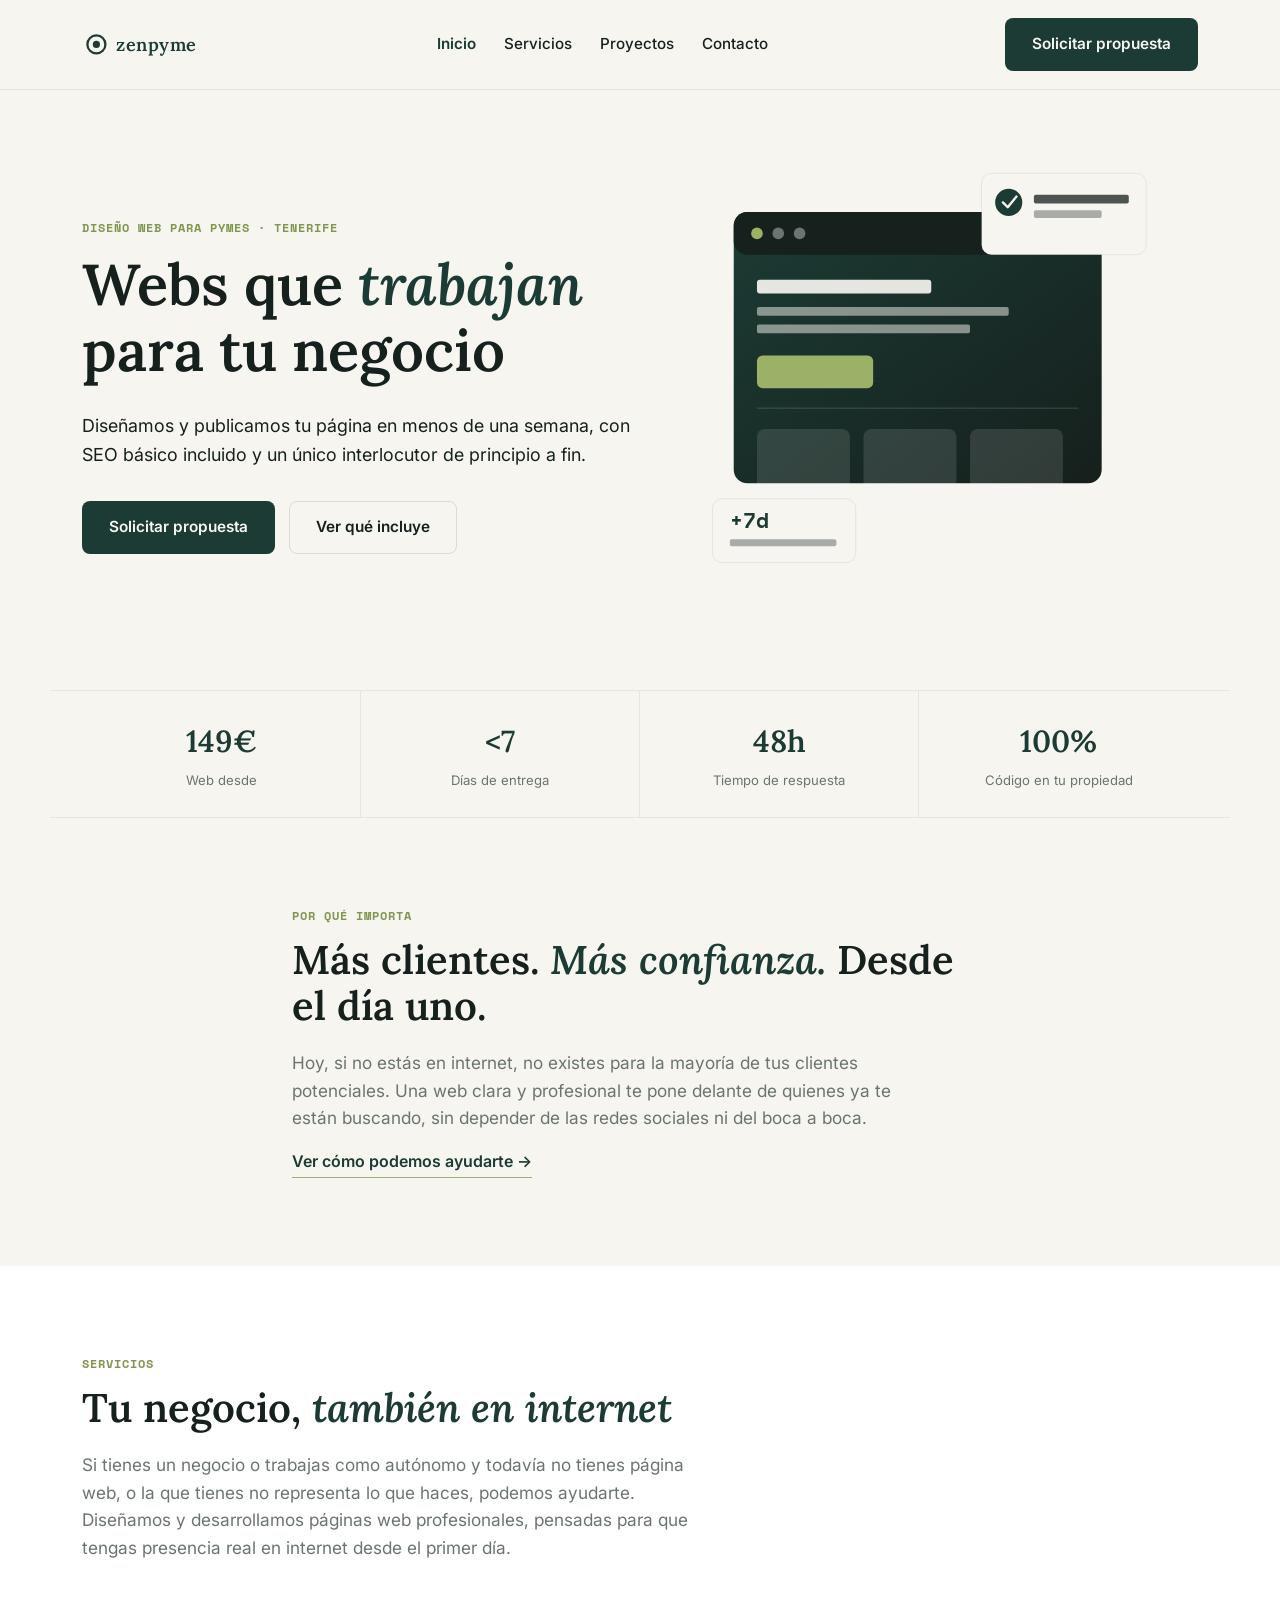
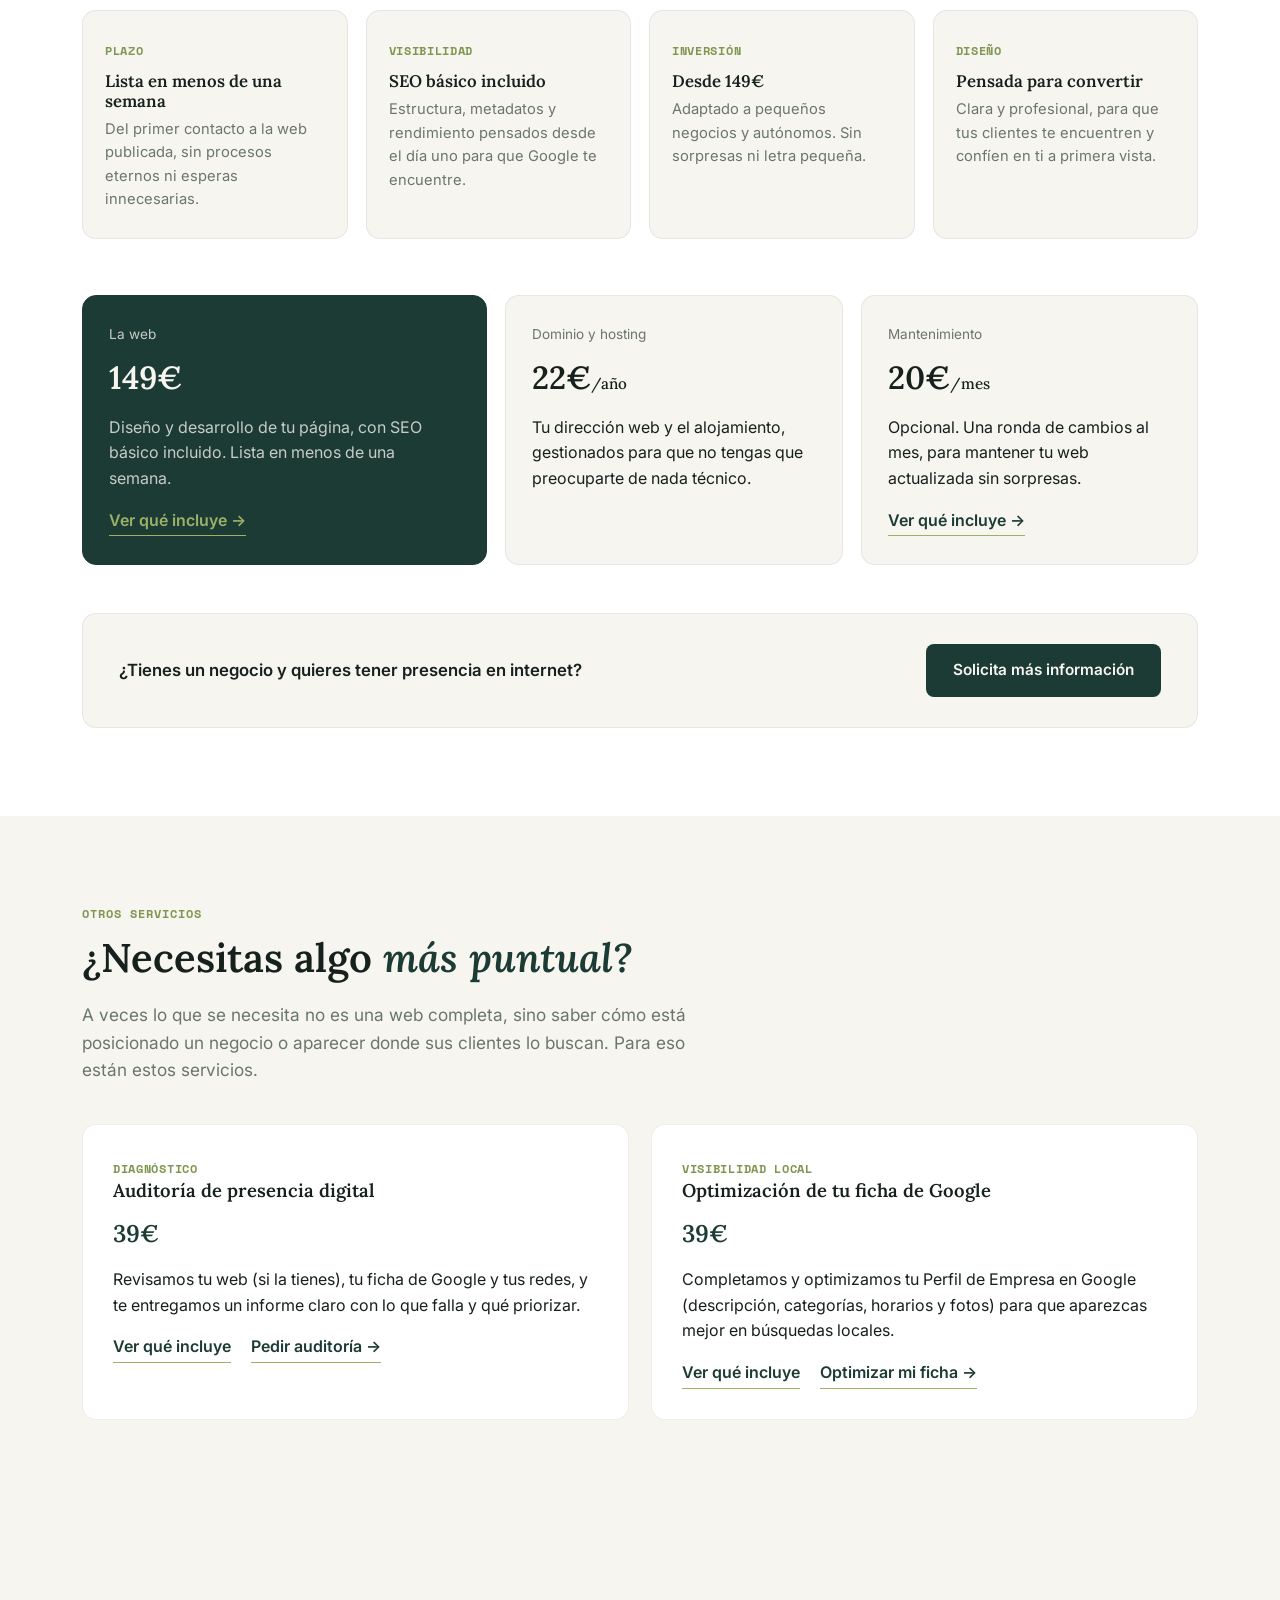
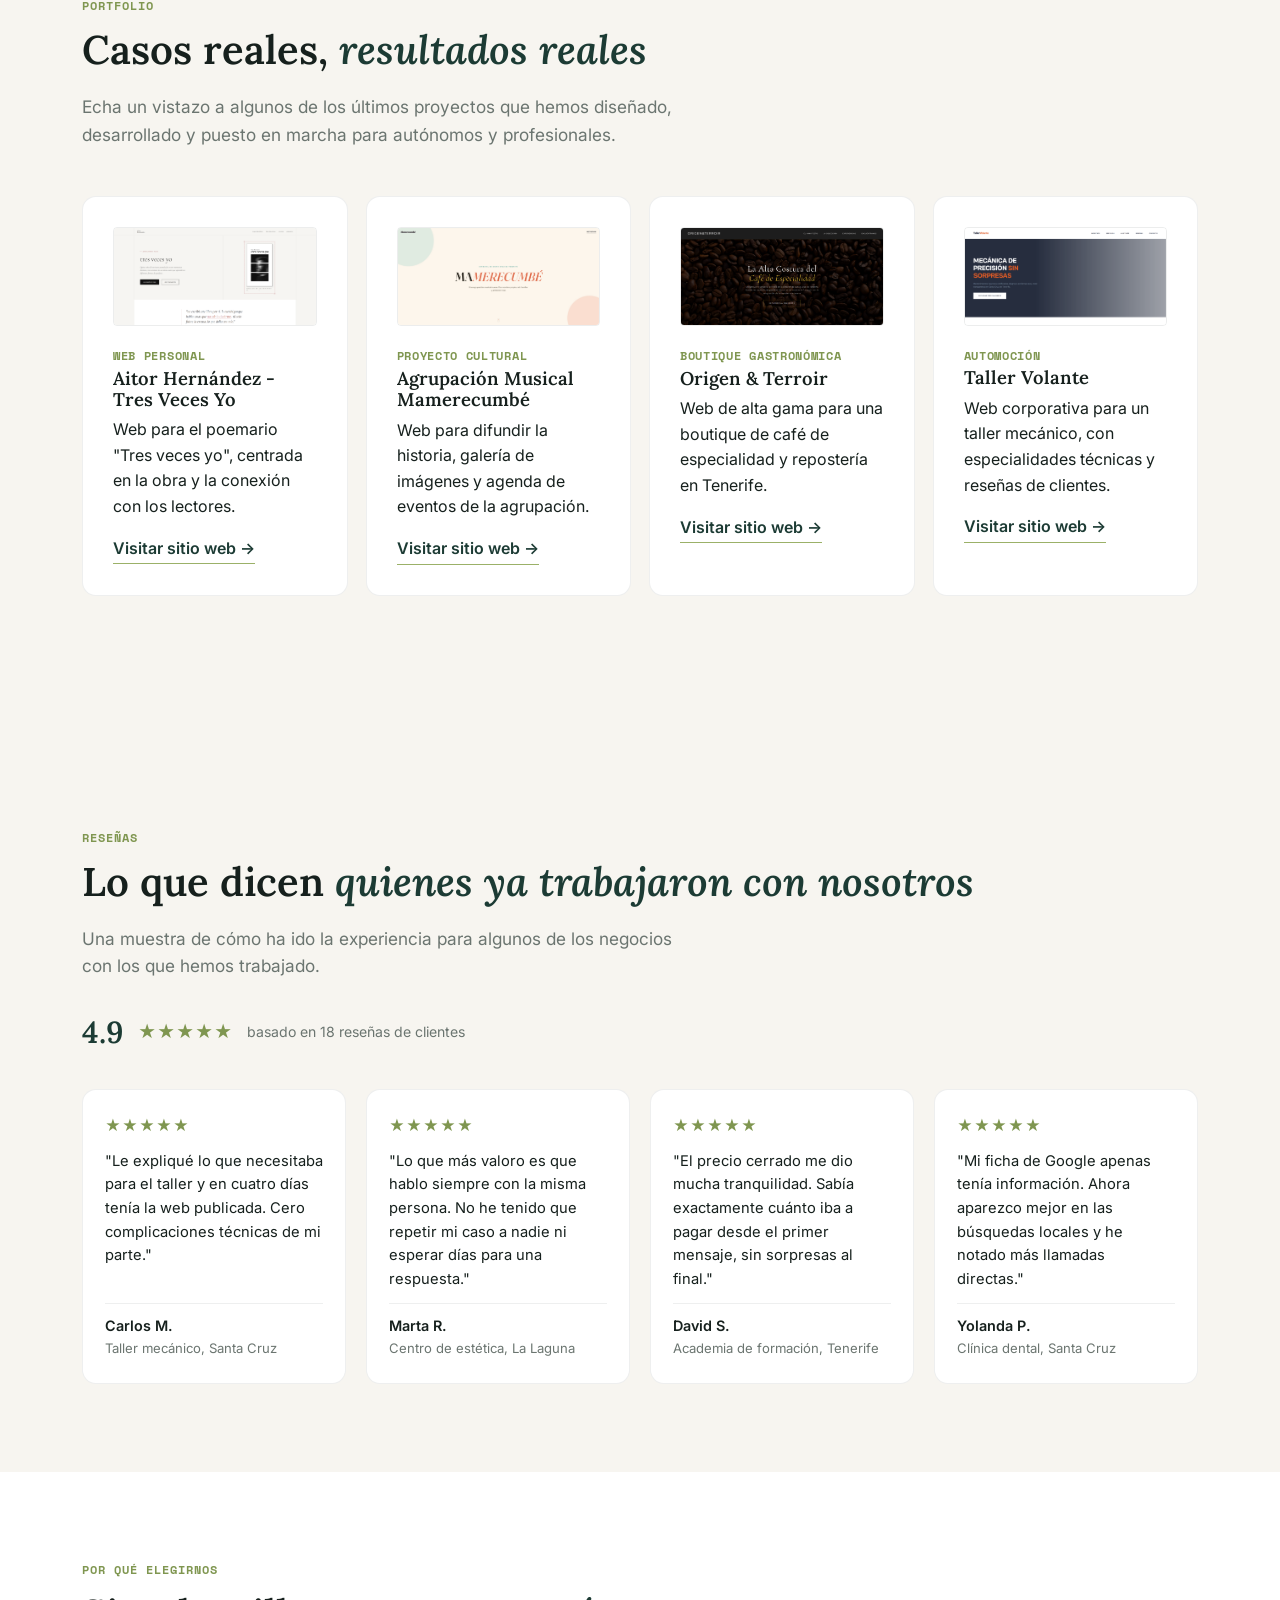
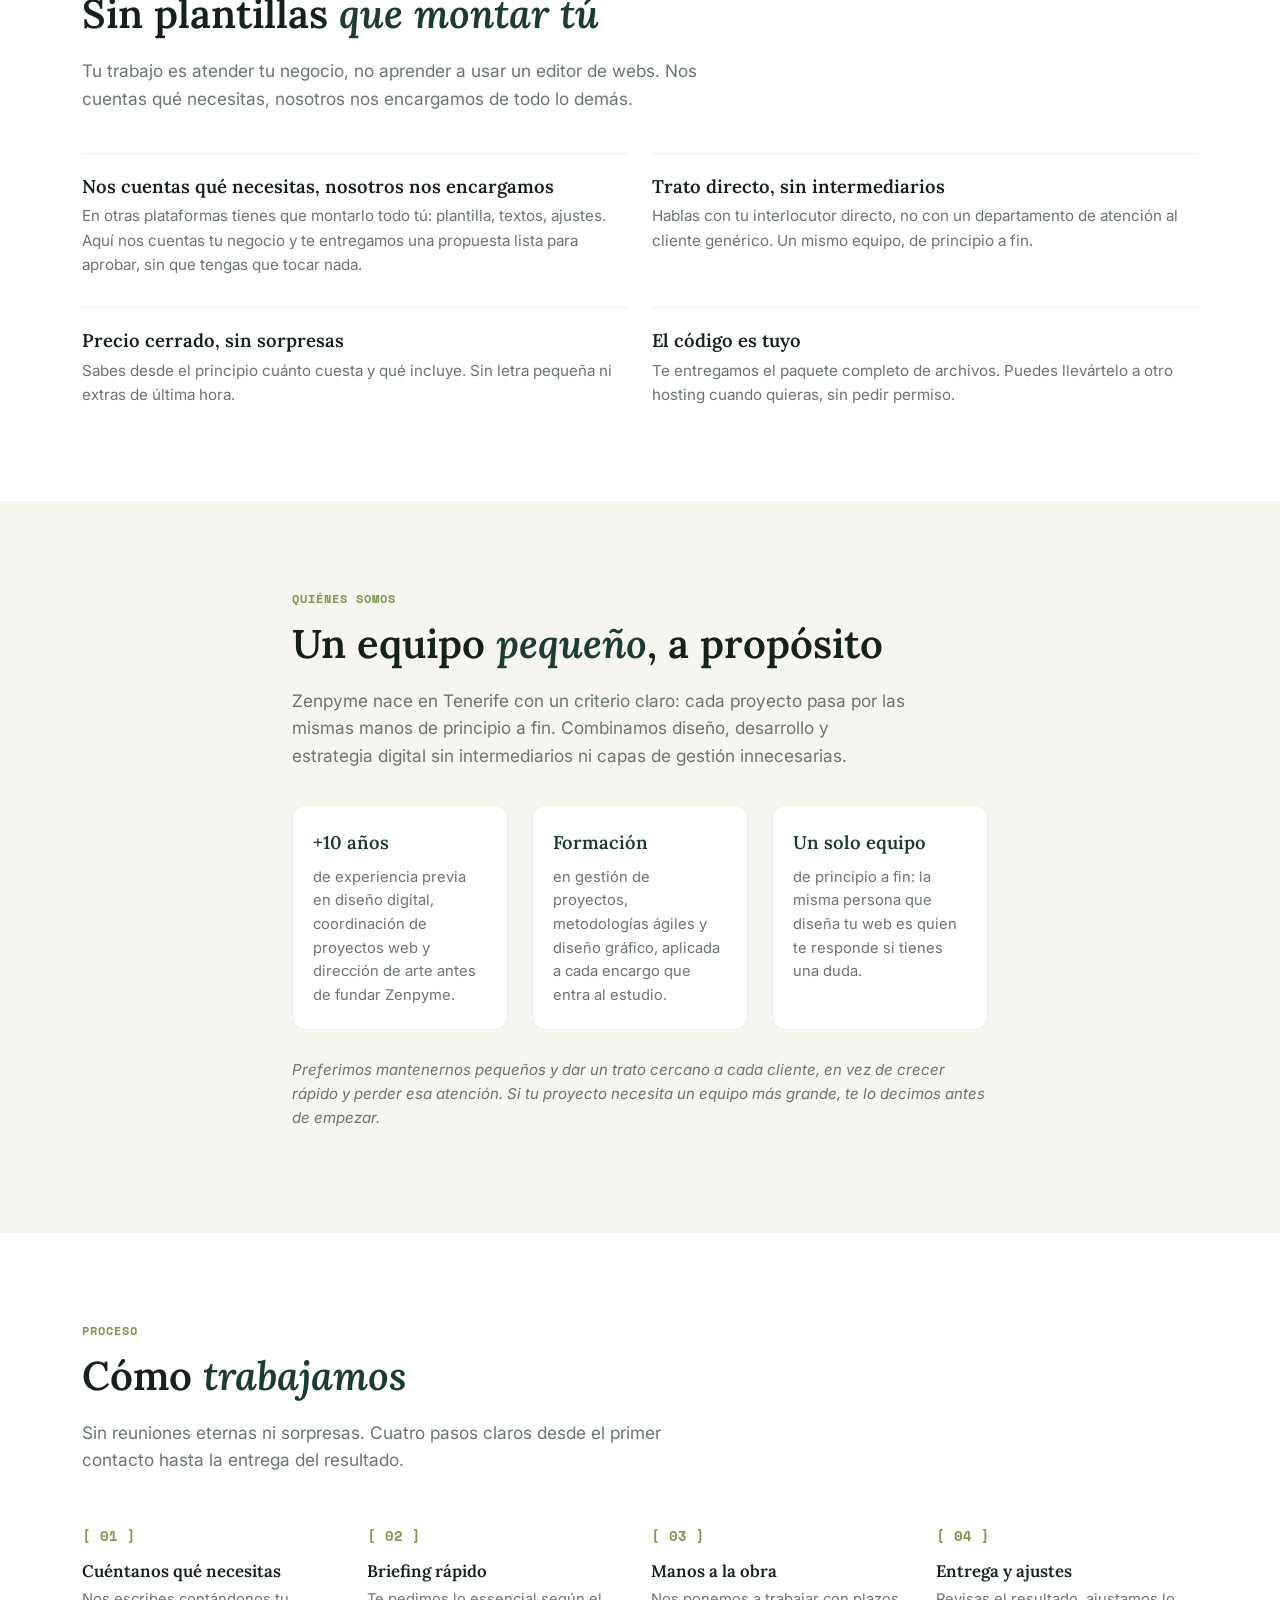
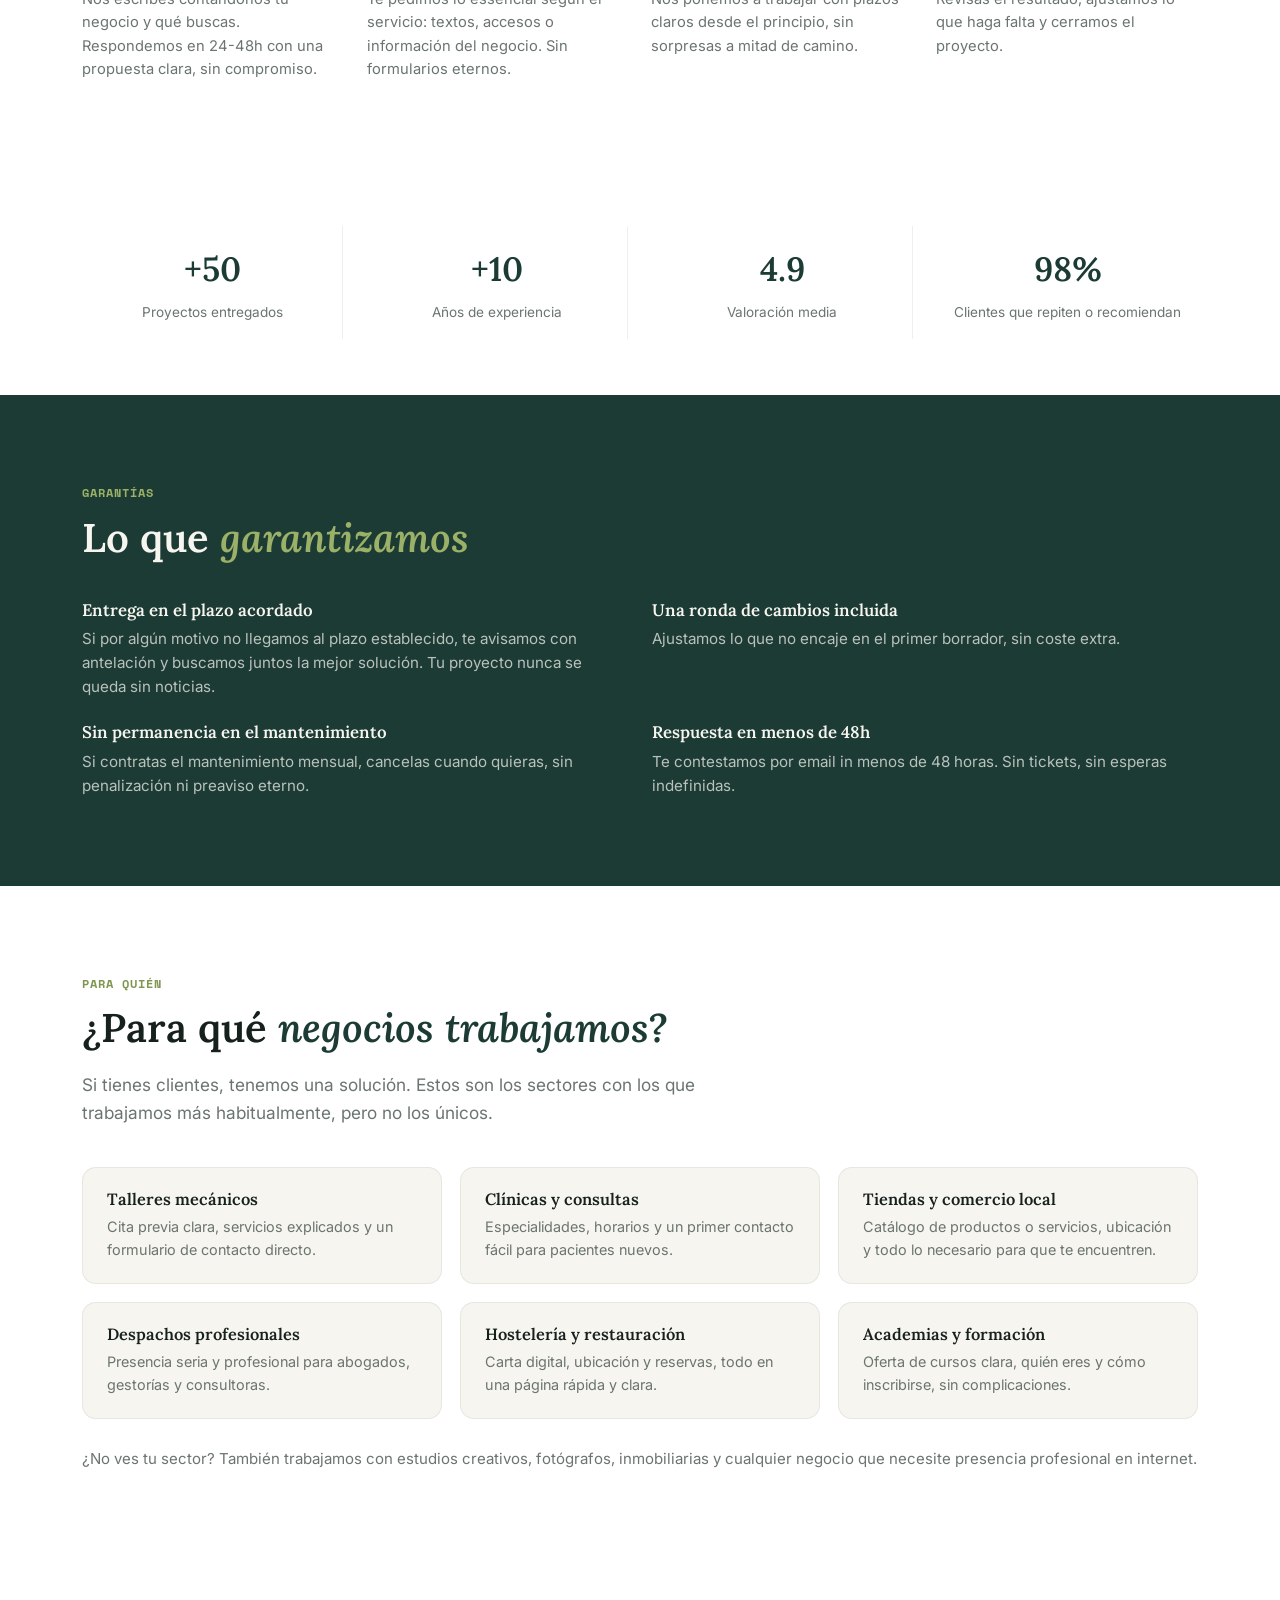
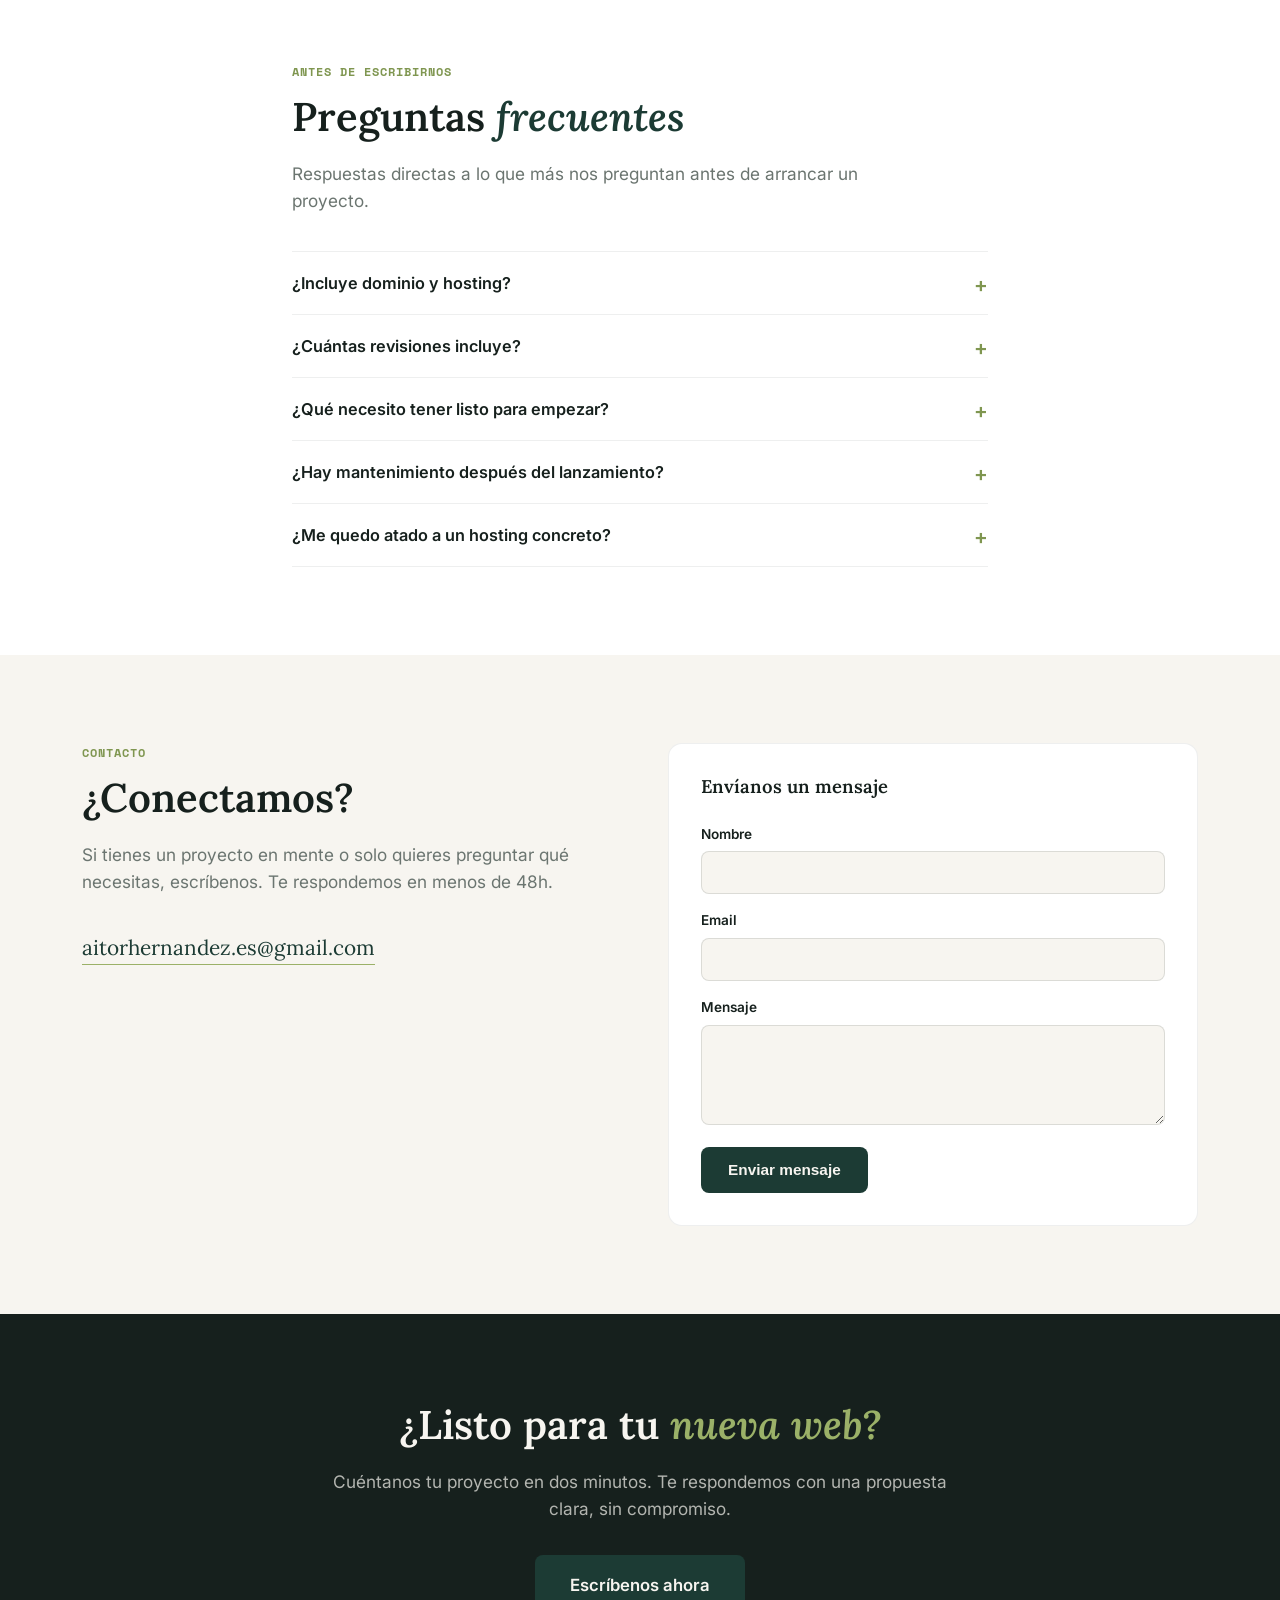
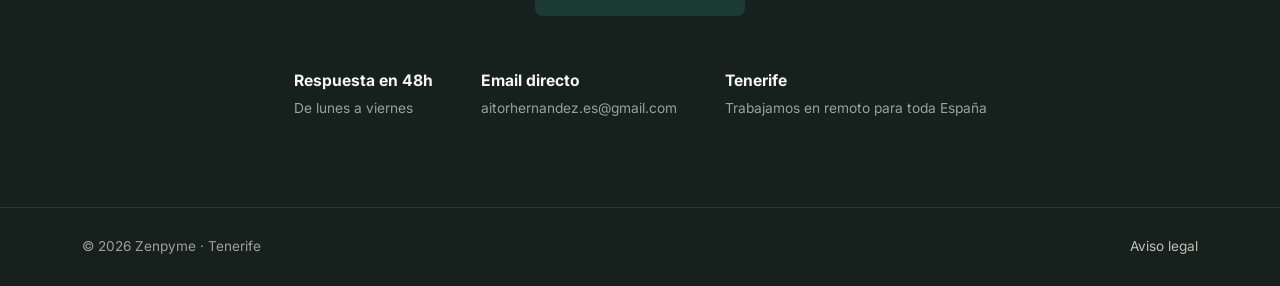
<file: index.html>
<!doctype html>
<html lang="es">
<head>
<meta charset="UTF-8">
<meta name="viewport" content="width=device-width, initial-scale=1.0">
<title>Zenpyme | Diseño Web para Pymes y Autónomos en Tenerife</title>
<meta name="description" content="Páginas web desde 149€ para pequeños negocios y autónomos, con SEO básico y entrega en menos de una semana. Precio cerrado, sin sorpresas.">
<meta name="author" content="Zenpyme">
<meta name="robots" content="index, follow">
<meta name="theme-color" content="#1c3b34">

<meta property="og:title" content="Zenpyme | Diseño Web para Pymes y Autónomos">
<meta property="og:description" content="Páginas web desde 149€ para pequeños negocios y autónomos, con SEO básico y entrega en menos de una semana.">
<meta property="og:image" content="https://zenpyme.com/fondo-zenpyme.png">
<meta property="og:type" content="website">
<meta property="og:url" content="https://zenpyme.com/">
<meta property="og:locale" content="es_ES">

<meta name="twitter:card" content="summary_large_image">
<meta name="twitter:title" content="Zenpyme | Diseño Web para Pymes y Autónomos">
<meta name="twitter:description" content="Páginas web desde 149€ para pequeños negocios y autónomos, con SEO básico y entrega en menos de una semana.">
<meta name="twitter:image" content="https://zenpyme.com/fondo-zenpyme.png">

<link rel="canonical" href="https://zenpyme.com/">

<link rel="preconnect" href="https://fonts.googleapis.com">
<link rel="preconnect" href="https://fonts.gstatic.com" crossorigin>
<link href="https://fonts.googleapis.com/css2?family=Lora:ital,wght@0,500;0,600;1,500;1,600&family=Inter:wght@400;500;600&family=Space+Mono:wght@400;700&display=swap" rel="stylesheet">

<link rel="stylesheet" href="styles.css">

<!-- Estilo extra opcional e integrado para controlar las imágenes del portfolio de manera adaptativa -->
<style>
  .service-card-image {
    width: 100%;
    overflow: hidden;
    border-radius: 4px;
    margin-bottom: 16px;
    border: 1px solid rgba(22, 32, 29, 0.08);
  }
  .service-card-image img {
    width: 100%;
    height: auto;
    display: block;
    object-fit: cover;
  }
</style>

<script type="application/ld+json">
{
  "@context": "https://schema.org",
  "@type": "Organization",
  "name": "Zenpyme",
  "url": "https://zenpyme.com/",
  "description": "Estudio de diseño web para pymes y autónomos. Páginas web desde 149€, SEO básico incluido, entrega en menos de una semana.",
  "email": "aitorhernandez.es@gmail.com",
  "areaServed": "ES",
  "sameAs": [
    "https://www.linkedin.com/in/aitorhdezdg/",
    "https://www.instagram.com/aitorherlu/"
  ]
}
</script>
<script type="application/ld+json">
{
  "@context": "https://schema.org",
  "@type": "FAQPage",
  "mainEntity": [
    {
      "@type": "Question",
      "name": "¿Incluye dominio y hosting?",
      "acceptedAnswer": {
        "@type": "Answer",
        "text": "No están incluidos en el precio base de la web, pero podemos gestionarlo por 22€/año. El dominio se registra a tu nombre, así que siempre tienes el control total."
      }
    },
    {
      "@type": "Question",
      "name": "¿Cuántas revisiones incluye?",
      "acceptedAnswer": {
        "@type": "Answer",
        "text": "Una ronda de ajustes tras la primera entrega, para que la web quede exactamente como la necesitas."
      }
    },
    {
      "@type": "Question",
      "name": "¿Qué necesito tener listo para empezar?",
      "acceptedAnswer": {
        "@type": "Answer",
        "text": "Lo básico: el nombre de tu negocio, una descripción breve de lo que haces, y fotos o textos si los tienes. Si no tienes nada de eso todavía, también podemos ayudarte a definirlo."
      }
    },
    {
      "@type": "Question",
      "name": "¿Hay mantenimiento después del lanzamiento?",
      "acceptedAnswer": {
        "@type": "Answer",
        "text": "Es opcional: por 20€/mes incluye una ronda de cambios al mes. Si prefieres no contratarlo, la web es tuya igualmente y puedes pedir ajustes puntuales cuando los necesites."
      }
    },
    {
      "@type": "Question",
      "name": "¿Me quedo atado a un hosting concreto?",
      "acceptedAnswer": {
        "@type": "Answer",
        "text": "No. La web es tuya: te entregamos el paquete completo de archivos y puedes llevártelo cuando quieras al hosting que prefieras."
      }
    }
  ]
}
</script>
</head>
<body>

<a class="skip-link" href="#contenido">Saltar al contenido</a>

<header class="site-header" id="top">
  <div class="header-inner">
    <a href="index.html" class="logo" aria-label="Zenpyme">
      <svg width="132" height="32" viewBox="0 0 132 32" fill="none" xmlns="http://www.w3.org/2000/svg" style="display: block; width: auto; height: 1.8rem;">
        <circle cx="16" cy="16" r="10" stroke="currentColor" stroke-width="2.5"/>
        <circle cx="16" cy="16" r="4" fill="currentColor"/>
        <text x="38" y="23" font-family="Lora, Georgia, serif" font-size="20" font-weight="600" fill="currentColor" letter-spacing="0.03em">zenpyme</text>
      </svg>
    </a>

    <nav class="main-nav" aria-label="Navegación principal">
      <a href="index.html" class="active">Inicio</a>
      <div class="nav-dropdown">
        <button class="nav-dropdown-trigger" aria-expanded="false">Servicios</button>
        <div class="nav-dropdown-menu">
          <a href="diseno-web.html">Diseño Web</a>
          <a href="auditoria-digital.html">Auditoría digital</a>
          <a href="ficha-google.html">Ficha de Google</a>
          <a href="mantenimiento-web.html">Mantenimiento web</a>
        </div>
      </div>
      <a href="#portfolio">Proyectos</a>
      <a href="#contacto">Contacto</a>
    </nav>

    <a href="#contacto" class="btn btn-primary nav-cta">Solicitar propuesta</a>

    <button class="menu-toggle" aria-label="Abrir menú" aria-expanded="false">
      <span></span><span></span><span></span>
    </button>
  </div>
</header>

<main id="contenido">

  <!-- HERO -->
  <section class="hero">
    <div class="hero-inner">
      <div class="hero-copy">
        <p class="eyebrow">Diseño web para pymes · Tenerife</p>
        <h1>Webs que <em>trabajan</em><br>para tu negocio</h1>
        <p class="hero-lead">Diseñamos y publicamos tu página en menos de una semana, con SEO básico incluido y un único interlocutor de principio a fin.</p>
        <div class="hero-actions">
          <a href="#contacto" class="btn btn-primary">Solicitar propuesta</a>
          <a href="#servicios" class="btn btn-ghost">Ver qué incluye</a>
        </div>
      </div>

      <div class="hero-visual" aria-hidden="true">
        <svg viewBox="0 0 520 480" xmlns="http://www.w3.org/2000/svg" class="hero-svg">
          <defs>
            <linearGradient id="gradPanel" x1="0" y1="0" x2="1" y2="1">
              <stop offset="0" stop-color="#1c3b34"/>
              <stop offset="1" stop-color="#16201d"/>
            </linearGradient>
          </defs>
          <rect x="40" y="60" width="380" height="280" rx="14" fill="url(#gradPanel)"/>
          <rect x="40" y="60" width="380" height="44" rx="14" fill="#16201d"/>
          <circle cx="64" cy="82" r="6" fill="#9bb168"/>
          <circle cx="86" cy="82" r="6" fill="#6b7570"/>
          <circle cx="108" cy="82" r="6" fill="#6b7570"/>
          <rect x="64" y="130" width="180" height="14" rx="3" fill="#f7f5f0" opacity="0.92"/>
          <rect x="64" y="158" width="260" height="9" rx="2" fill="#f7f5f0" opacity="0.5"/>
          <rect x="64" y="176" width="220" height="9" rx="2" fill="#f7f5f0" opacity="0.5"/>
          <rect x="64" y="208" width="120" height="34" rx="6" fill="#9bb168"/>
          <rect x="64" y="262" width="332" height="1" fill="#f7f5f0" opacity="0.18"/>
          <rect x="64" y="284" width="96" height="80" rx="8" fill="#f7f5f0" opacity="0.12"/>
          <rect x="174" y="284" width="96" height="80" rx="8" fill="#f7f5f0" opacity="0.12"/>
          <rect x="284" y="284" width="96" height="80" rx="8" fill="#f7f5f0" opacity="0.12"/>
          <g class="float-card">
            <rect x="296" y="20" width="170" height="84" rx="10" fill="#f7f5f0" stroke="#16201d" stroke-opacity="0.08"/>
            <circle cx="324" cy="50" r="14" fill="#1c3b34"/>
            <path d="M318 50 l5 5 9 -11" stroke="#f7f5f0" stroke-width="2.4" fill="none" stroke-linecap="round" stroke-linejoin="round"/>
            <rect x="350" y="42" width="98" height="9" rx="2" fill="#16201d" opacity="0.75"/>
            <rect x="350" y="58" width="70" height="8" rx="2" fill="#16201d" opacity="0.35"/>
          </g>
          <g class="float-card-2">
            <rect x="18" y="356" width="148" height="66" rx="10" fill="#f7f5f0" stroke="#16201d" stroke-opacity="0.08"/>
            <text x="36" y="386" font-family="Space Mono, monospace" font-size="22" fill="#1c3b34" font-weight="700">+7d</text>
            <rect x="36" y="398" width="110" height="7" rx="2" fill="#16201d" opacity="0.35"/>
          </g>
        </svg>
      </div>
    </div>

    <div class="metrics-strip" role="list">
      <div class="metric" role="listitem"><span class="metric-num">149€</span><span class="metric-label">Web desde</span></div>
      <div class="metric" role="listitem"><span class="metric-num">&lt;7</span><span class="metric-label">Días de entrega</span></div>
      <div class="metric" role="listitem"><span class="metric-num">48h</span><span class="metric-label">Tiempo de respuesta</span></div>
      <div class="metric" role="listitem"><span class="metric-num">100%</span><span class="metric-label">Código en tu propiedad</span></div>
    </div>
  </section>

  <!-- POR QUÉ IMPORTA -->
  <section class="section section-why">
    <div class="section-inner narrow">
      <p class="eyebrow">Por qué importa</p>
      <h2>Más clientes. <em>Más confianza.</em> Desde el día uno.</h2>
      <p class="lead">Hoy, si no estás en internet, no existes para la mayoría de tus clientes potenciales. Una web clara y profesional te pone delante de quienes ya te están buscando, sin depender de las redes sociales ni del boca a boca.</p>
      <a href="#servicios" class="link-arrow">Ver cómo podemos ayudarte →</a>
    </div>
  </section>

  <!-- SERVICIOS -->
  <section class="section section-servicios" id="servicios">
    <div class="section-inner">
      <p class="eyebrow">Servicios</p>
      <h2>Tu negocio, <em>también en internet</em></h2>
      <p class="lead">Si tienes un negocio o trabajas como autónomo y todavía no tienes página web, o la que tienes no representa lo que haces, podemos ayudarte. Diseñamos y desarrollamos páginas web profesionales, pensadas para que tengas presencia real en internet desde el primer día.</p>

      <div class="feature-grid">
        <article class="feature-card">
          <span class="feature-tag">Plazo</span>
          <h3>Lista en menos de una semana</h3>
          <p>Del primer contacto a la web publicada, sin procesos eternos ni esperas innecesarias.</p>
        </article>
        <article class="feature-card">
          <span class="feature-tag">Visibilidad</span>
          <h3>SEO básico incluido</h3>
          <p>Estructura, metadatos y rendimiento pensados desde el día uno para que Google te encuentre.</p>
        </article>
        <article class="feature-card">
          <span class="feature-tag">Inversión</span>
          <h3>Desde 149€</h3>
          <p>Adaptado a pequeños negocios y autónomos. Sin sorpresas ni letra pequeña.</p>
        </article>
        <article class="feature-card">
          <span class="feature-tag">Diseño</span>
          <h3>Pensada para convertir</h3>
          <p>Clara y profesional, para que tus clientes te encuentren y confíen en ti a primera vista.</p>
        </article>
      </div>

      <div class="pricing-row">
        <div class="price-card price-card-main">
          <span class="price-tag">La web</span>
          <span class="price-amount">149€</span>
          <p>Diseño y desarrollo de tu página, con SEO básico incluido. Lista en menos de una semana.</p>
          <a href="diseno-web.html" class="link-arrow">Ver qué incluye →</a>
        </div>
        <div class="price-card">
          <span class="price-tag">Dominio y hosting</span>
          <span class="price-amount">22€<small>/año</small></span>
          <p>Tu dirección web y el alojamiento, gestionados para que no tengas que preocuparte de nada técnico.</p>
        </div>
        <div class="price-card">
          <span class="price-tag">Mantenimiento</span>
          <span class="price-amount">20€<small>/mes</small></span>
          <p>Opcional. Una ronda de cambios al mes, para mantener tu web actualizada sin sorpresas.</p>
          <a href="mantenimiento-web.html" class="link-arrow">Ver qué incluye →</a>
        </div>
      </div>

      <div class="cta-banner">
        <p>¿Tienes un negocio y quieres tener presencia en internet?</p>
        <a href="#contacto" class="btn btn-primary">Solicita más información</a>
      </div>
    </div>
  </section>

  <!-- OTROS SERVICIOS -->
  <section class="section section-otros">
    <div class="section-inner">
      <p class="eyebrow">Otros servicios</p>
      <h2>¿Necesitas algo <em>más puntual?</em></h2>
      <p class="lead">A veces lo que se necesita no es una web completa, sino saber cómo está posicionado un negocio o aparecer donde sus clientes lo buscan. Para eso están estos servicios.</p>

      <div class="service-pair">
        <article class="service-card">
          <span class="feature-tag">Diagnóstico</span>
          <h3>Auditoría de presencia digital</h3>
          <span class="service-price">39€</span>
          <p>Revisamos tu web (si la tienes), tu ficha de Google y tus redes, y te entregamos un informe claro con lo que falla y qué priorizar.</p>
          <div class="service-card-actions">
            <a href="auditoria-digital.html" class="link-arrow">Ver qué incluye</a>
            <a href="mailto:aitorhernandez.es@gmail.com?subject=Quiero%20una%20auditor%C3%ADa%20de%20mi%20presencia%20digital" class="link-arrow">Pedir auditoría →</a>
          </div>
        </article>

        <article class="service-card">
          <span class="feature-tag">Visibilidad local</span>
          <h3>Optimización de tu ficha de Google</h3>
          <span class="service-price">39€</span>
          <p>Completamos y optimizamos tu Perfil de Empresa en Google (descripción, categorías, horarios y fotos) para que aparezcas mejor en búsquedas locales.</p>
          <div class="service-card-actions">
            <a href="ficha-google.html" class="link-arrow">Ver qué incluye</a>
            <a href="mailto:aitorhernandez.es@gmail.com?subject=Quiero%20optimizar%20mi%20ficha%20de%20Google" class="link-arrow">Optimizar mi ficha →</a>
          </div>
        </article>
      </div>
    </div>
  </section>

  <!-- PROYECTOS REALIZADOS (PORTFOLIO) -->
  <section class="section section-portfolio" id="portfolio">
    <div class="section-inner">
      <p class="eyebrow">Portfolio</p>
      <h2>Casos reales, <em>resultados reales</em></h2>
      <p class="lead">Echa un vistazo a algunos de los últimos proyectos que hemos diseñado, desarrollado y puesto en marcha para autónomos y profesionales.</p>

      <div class="feature-grid">
        <article class="service-card">
          <div class="service-card-image">
            <img src="web-aitor-tres-veces-yo-desktop.PNG" alt="Captura de pantalla de la web de Aitor Hernández - Tres Veces Yo">
          </div>
          <span class="feature-tag">Web Personal</span>
          <h3>Aitor Hernández - Tres Veces Yo</h3>
          <p>Web para el poemario "Tres veces yo", centrada en la obra y la conexión con los lectores.</p>
          <div class="service-card-actions">
            <a href="https://aitorhdez.com" target="_blank" rel="noopener" class="link-arrow">Visitar sitio web →</a>
          </div>
        </article>

        <article class="service-card">
          <div class="service-card-image">
            <img src="web-mamerecumbe-agrupacion-musical.PNG" alt="Captura de pantalla de la web de la Agrupación Musical Mamerecumbé">
          </div>
          <span class="feature-tag">Proyecto Cultural</span>
          <h3>Agrupación Musical Mamerecumbé</h3>
          <p>Web para difundir la historia, galería de imágenes y agenda de eventos de la agrupación.</p>
          <div class="service-card-actions">
            <a href="https://aitorhdezluna.github.io/mamerecumbe/" target="_blank" rel="noopener" class="link-arrow">Visitar sitio web →</a>
          </div>
        </article>

        <article class="service-card">
          <div class="service-card-image">
            <img src="web-origen-terroir-desktop.PNG" alt="Captura de pantalla de la web de Origen & Terroir">
          </div>
          <span class="feature-tag">Boutique Gastronómica</span>
          <h3>Origen & Terroir</h3>
          <p>Web de alta gama para una boutique de café de especialidad y repostería en Tenerife.</p>
          <div class="service-card-actions">
            <a href="https://aitorhdezluna.github.io/origenandterroir/" target="_blank" rel="noopener" class="link-arrow">Visitar sitio web →</a>
          </div>
        </article>

        <article class="service-card">
          <div class="service-card-image">
            <img src="web-taller-volante.PNG" alt="Captura de pantalla de la web de Taller Volante">
          </div>
          <span class="feature-tag">Automoción</span>
          <h3>Taller Volante</h3>
          <p>Web corporativa para un taller mecánico, con especialidades técnicas y reseñas de clientes.</p>
          <div class="service-card-actions">
            <a href="https://aitorhdezluna.github.io/tallervolante/" target="_blank" rel="noopener" class="link-arrow">Visitar sitio web →</a>
          </div>
        </article>
      </div>
    </div>
  </section>

  <!--
    SECCIÓN DE RESEÑAS — MAQUETA DE EJEMPLO
    Los nombres, negocios y comentarios de abajo son FICTICIOS, creados solo para
    visualizar el diseño de esta sección. Sustituir por reseñas reales de clientes
    (con su consentimiento) antes de publicar. No dejar este contenido en producción:
    presentar testimonios inventados como reales puede vulnerar la Ley de Competencia
    Desleal (publicidad engañosa).
  -->
  <section class="section section-resenas">
    <div class="section-inner">
      <p class="eyebrow">Reseñas</p>
      <h2>Lo que dicen <em>quienes ya trabajaron con nosotros</em></h2>
      <p class="lead">Una muestra de cómo ha ido la experiencia para algunos de los negocios con los que hemos trabajado.</p>

      <div class="rating-summary">
        <span class="rating-score">4.9</span>
        <div class="rating-stars" aria-hidden="true">★★★★★</div>
        <span class="rating-count">basado en 18 reseñas de clientes</span>
      </div>

      <div class="reviews-grid">
        <article class="review-card">
          <div class="review-stars" aria-hidden="true">★★★★★</div>
          <p class="review-text">"Le expliqué lo que necesitaba para el taller y en cuatro días tenía la web publicada. Cero complicaciones técnicas de mi parte."</p>
          <div class="review-author">
            <span class="review-name">Carlos M.</span>
            <span class="review-role">Taller mecánico, Santa Cruz</span>
          </div>
        </article>

        <article class="review-card">
          <div class="review-stars" aria-hidden="true">★★★★★</div>
          <p class="review-text">"Lo que más valoro es que hablo siempre con la misma persona. No he tenido que repetir mi caso a nadie ni esperar días para una respuesta."</p>
          <div class="review-author">
            <span class="review-name">Marta R.</span>
            <span class="review-role">Centro de estética, La Laguna</span>
          </div>
        </article>

        <article class="review-card">
          <div class="review-stars" aria-hidden="true">★★★★★</div>
          <p class="review-text">"El precio cerrado me dio mucha tranquilidad. Sabía exactamente cuánto iba a pagar desde el primer mensaje, sin sorpresas al final."</p>
          <div class="review-author">
            <span class="review-name">David S.</span>
            <span class="review-role">Academia de formación, Tenerife</span>
          </div>
        </article>

        <article class="review-card">
          <div class="review-stars" aria-hidden="true">★★★★★</div>
          <p class="review-text">"Mi ficha de Google apenas tenía información. Ahora aparezco mejor en las búsquedas locales y he notado más llamadas directas."</p>
          <div class="review-author">
            <span class="review-name">Yolanda P.</span>
            <span class="review-role">Clínica dental, Santa Cruz</span>
          </div>
        </article>
      </div>
    </div>
  </section>

  <!-- POR QUÉ ELEGIRNOS -->
  <section class="section section-elegir">
    <div class="section-inner">
      <p class="eyebrow">Por qué elegirnos</p>
      <h2>Sin plantillas <em>que montar tú</em></h2>
      <p class="lead">Tu trabajo es atender tu negocio, no aprender a usar un editor de webs. Nos cuentas qué necesitas, nosotros nos encargamos de todo lo demás.</p>

      <div class="reason-grid">
        <article class="reason-card">
          <h3>Nos cuentas qué necesitas, nosotros nos encargamos</h3>
          <p>En otras plataformas tienes que montarlo todo tú: plantilla, textos, ajustes. Aquí nos cuentas tu negocio y te entregamos una propuesta lista para aprobar, sin que tengas que tocar nada.</p>
        </article>
        <article class="reason-card">
          <h3>Trato directo, sin intermediarios</h3>
          <p>Hablas con tu interlocutor directo, no con un departamento de atención al cliente genérico. Un mismo equipo, de principio a fin.</p>
        </article>
        <article class="reason-card">
          <h3>Precio cerrado, sin sorpresas</h3>
          <p>Sabes desde el principio cuánto cuesta y qué incluye. Sin letra pequeña ni extras de última hora.</p>
        </article>
        <article class="reason-card">
          <h3>El código es tuyo</h3>
          <p>Te entregamos el paquete completo de archivos. Puedes llevártelo a otro hosting cuando quieras, sin pedir permiso.</p>
        </article>
      </div>
    </div>
  </section>

  <!-- QUIÉNES SOMOS -->
  <section class="section section-equipo">
    <div class="section-inner narrow">
      <p class="eyebrow">Quiénes somos</p>
      <h2>Un equipo <em>pequeño</em>, a propósito</h2>
      <p class="lead">Zenpyme nace en Tenerife con un criterio claro: cada proyecto pasa por las mismas manos de principio a fin. Combinamos diseño, desarrollo y estrategia digital sin intermediarios ni capas de gestión innecesarias.</p>

      <div class="team-points">
        <article class="team-point">
          <span class="team-point-num">+10 años</span>
          <p>de experiencia previa en diseño digital, coordinación de proyectos web y dirección de arte antes de fundar Zenpyme.</p>
        </article>
        <article class="team-point">
          <span class="team-point-num">Formación</span>
          <p>en gestión de proyectos, metodologías ágiles y diseño gráfico, aplicada a cada encargo que entra al estudio.</p>
        </article>
        <article class="team-point">
          <span class="team-point-num">Un solo equipo</span>
          <p>de principio a fin: la misma persona que diseña tu web es quien te responde si tienes una duda.</p>
        </article>
      </div>

      <p class="team-footnote">Preferimos mantenernos pequeños y dar un trato cercano a cada cliente, en vez de crecer rápido y perder esa atención. Si tu proyecto necesita un equipo más grande, te lo decimos antes de empezar.</p>
    </div>
  </section>

  <!-- PROCESO -->
  <section class="section section-proceso">
    <div class="section-inner">
      <p class="eyebrow">Proceso</p>
      <h2>Cómo <em>trabajamos</em></h2>
      <p class="lead">Sin reuniones eternas ni sorpresas. Cuatro pasos claros desde el primer contacto hasta la entrega del resultado.</p>

      <ol class="process-list">
        <li class="process-step">
          <span class="step-num">[ 01 ]</span>
          <h3>Cuéntanos qué necesitas</h3>
          <p>Nos escribes contándonos tu negocio y qué buscas. Respondemos en 24-48h con una propuesta clara, sin compromiso.</p>
        </li>
        <li class="process-step">
          <span class="step-num">[ 02 ]</span>
          <h3>Briefing rápido</h3>
          <p>Te pedimos lo essencial según el servicio: textos, accesos o información del negocio. Sin formularios eternos.</p>
        </li>
        <li class="process-step">
          <span class="step-num">[ 03 ]</span>
          <h3>Manos a la obra</h3>
          <p>Nos ponemos a trabajar con plazos claros desde el principio, sin sorpresas a mitad de camino.</p>
        </li>
        <li class="process-step">
          <span class="step-num">[ 04 ]</span>
          <h3>Entrega y ajustes</h3>
          <p>Revisas el resultado, ajustamos lo que haga falta y cerramos el proyecto.</p>
        </li>
      </ol>
    </div>
  </section>

  <!--
    MÉTRICAS DE TRAYECTORIA — CIFRAS ORIENTATIVAS
    Ajustar estos números a la realidad antes de publicar (proyectos entregados,
    años activos, etc.). Si todavía no tienes histórico suficiente, considera usar
    cifras más modestas y honestas, o quitar esta sección hasta tener datos reales.
  -->
  <section class="section section-stats">
    <div class="section-inner">
      <div class="stats-grid">
        <div class="stat-item">
          <span class="stat-num">+50</span>
          <span class="stat-label">Proyectos entregados</span>
        </div>
        <div class="stat-item">
          <span class="stat-num">+10</span>
          <span class="stat-label">Años de experiencia</span>
        </div>
        <div class="stat-item">
          <span class="stat-num">4.9</span>
          <span class="stat-label">Valoración media</span>
        </div>
        <div class="stat-item">
          <span class="stat-num">98%</span>
          <span class="stat-label">Clientes que repiten o recomiendan</span>
        </div>
      </div>
    </div>
  </section>

  <!-- GARANTÍAS -->
  <section class="section section-garantias">
    <div class="section-inner">
      <p class="eyebrow">Garantías</p>
      <h2>Lo que <em>garantizamos</em></h2>

      <div class="guarantee-grid">
        <article class="guarantee-card">
          <h3>Entrega en el plazo acordado</h3>
          <p>Si por algún motivo no llegamos al plazo establecido, te avisamos con antelación y buscamos juntos la mejor solución. Tu proyecto nunca se queda sin noticias.</p>
        </article>
        <article class="guarantee-card">
          <h3>Una ronda de cambios incluida</h3>
          <p>Ajustamos lo que no encaje en el primer borrador, sin coste extra.</p>
        </article>
        <article class="guarantee-card">
          <h3>Sin permanencia en el mantenimiento</h3>
          <p>Si contratas el mantenimiento mensual, cancelas cuando quieras, sin penalización ni preaviso eterno.</p>
        </article>
        <article class="guarantee-card">
          <h3>Respuesta en menos de 48h</h3>
          <p>Te contestamos por email in menos de 48 horas. Sin tickets, sin esperas indefinidas.</p>
        </article>
      </div>
    </div>
  </section>

  <!-- PARA QUIÉN -->
  <section class="section section-sectores">
    <div class="section-inner">
      <p class="eyebrow">Para quién</p>
      <h2>¿Para qué <em>negocios trabajamos?</em></h2>
      <p class="lead">Si tienes clientes, tenemos una solución. Estos son los sectores con los que trabajamos más habitualmente, pero no los únicos.</p>

      <div class="sector-grid">
        <article class="sector-card"><h3>Talleres mecánicos</h3><p>Cita previa clara, servicios explicados y un formulario de contacto directo.</p></article>
        <article class="sector-card"><h3>Clínicas y consultas</h3><p>Especialidades, horarios y un primer contacto fácil para pacientes nuevos.</p></article>
        <article class="sector-card"><h3>Tiendas y comercio local</h3><p>Catálogo de productos o servicios, ubicación y todo lo necesario para que te encuentren.</p></article>
        <article class="sector-card"><h3>Despachos profesionales</h3><p>Presencia seria y profesional para abogados, gestorías y consultoras.</p></article>
        <article class="sector-card"><h3>Hostelería y restauración</h3><p>Carta digital, ubicación y reservas, todo en una página rápida y clara.</p></article>
        <article class="sector-card"><h3>Academias y formación</h3><p>Oferta de cursos clara, quién eres y cómo inscribirse, sin complicaciones.</p></article>
      </div>
      <p class="sector-footnote">¿No ves tu sector? También trabajamos con estudios creativos, fotógrafos, inmobiliarias y cualquier negocio que necesite presencia profesional en internet.</p>
    </div>
  </section>

  <!-- FAQ -->
  <section class="section section-faq" id="faq">
    <div class="section-inner narrow">
      <p class="eyebrow">Antes de escribirnos</p>
      <h2>Preguntas <em>frecuentes</em></h2>
      <p class="lead">Respuestas directas a lo que más nos preguntan antes de arrancar un proyecto.</p>

      <div class="faq-list">
        <details class="faq-item">
          <summary>¿Incluye dominio y hosting?</summary>
          <p>No están incluidos en el precio base de la web, pero podemos gestionártelos por 22€/año. Puedes elegir dominio .es o .com (mientras esté disponible), y se registra a tu nombre, así siempre tienes el control total aunque nosotros nos encarguemos de la configuración.</p>
        </details>
        <details class="faq-item">
          <summary>¿Cuántas revisiones incluye?</summary>
          <p>Una ronda de ajustes tras la primera entrega, para que la web quede exactamente como la necesitas.</p>
        </details>
        <details class="faq-item">
          <summary>¿Qué necesito tener listo para empezar?</summary>
          <p>Lo básico: el nombre de tu negocio, una descripción breve de lo que haces, y fotos o textos si los tienes. Si no tienes nada de eso todavía, también podemos ayudarte a definirlo.</p>
        </details>
        <details class="faq-item">
          <summary>¿Hay mantenimiento después del lanzamiento?</summary>
          <p>Es opcional: por 20€/mes incluye una ronda de cambios al mes. Si prefieres no contratarlo, la web es tuya igualmente y puedes pedirnos ajustes puntuales cuando los necesites.</p>
        </details>
        <details class="faq-item">
          <summary>¿Me quedo atado a un hosting concreto?</summary>
          <p>No. La web es tuya: te entregamos el paquete completo de archivos y puedes llevártelo cuando quieras al hosting que prefieras, sin coste ni necesidad de nuestro permiso.</p>
        </details>
      </div>
    </div>
  </section>

  <!-- CONTACTO -->
  <section class="section section-contacto" id="contacto">
    <div class="section-inner">
      <div class="contacto-grid">
        <div class="contacto-info">
          <p class="eyebrow">Contacto</p>
          <h2>¿Conectamos?</h2>
          <p class="lead">Si tienes un proyecto en mente o solo quieres preguntar qué necesitas, escríbenos. Te respondemos en menos de 48h.</p>
          <a class="contact-email" href="mailto:aitorhernandez.es@gmail.com">aitorhernandez.es@gmail.com</a>
        </div>

        <form class="contact-form" action="https://formspree.io/f/xdarezbr" method="POST">
          <h3>Envíanos un mensaje</h3>
          <input type="hidden" name="_subject" value="Nuevo contacto desde zenpyme.com">
          <input type="text" name="_gotcha" style="display:none">
          <label for="nombre">Nombre</label>
          <input type="text" id="nombre" name="nombre" required>
          <label for="email">Email</label>
          <input type="email" id="email" name="email" required>
          <label for="mensaje">Mensaje</label>
          <textarea id="mensaje" name="mensaje" rows="4" required></textarea>
          <button type="submit" class="btn btn-primary">Enviar mensaje</button>
        </form>
      </div>
    </div>
  </section>

  <!-- CTA FINAL -->
  <section class="section section-cta-final">
    <div class="section-inner narrow center">
      <h2>¿Listo para tu <em>nueva web?</em></h2>
      <p class="lead">Cuéntanos tu proyecto en dos minutos. Te respondemos con una propuesta clara, sin compromiso.</p>
      <a href="#contacto" class="btn btn-primary btn-lg">Escríbenos ahora</a>

      <div class="final-meta">
        <div><strong>Respuesta en 48h</strong><span>De lunes a viernes</span></div>
        <div><strong>Email directo</strong><span>aitorhernandez.es@gmail.com</span></div>
        <div><strong>Tenerife</strong><span>Trabajamos en remoto para toda España</span></div>
      </div>
    </div>
  </section>

</main>

<footer class="site-footer">
  <div class="footer-inner">
    <span>© 2026 Zenpyme · Tenerife</span>
    <div class="footer-links">
      <a href="legal.html">Aviso legal</a>
    </div>
  </div>
</footer>

<script src="script.js"></script>
</body>
</html>
</file>
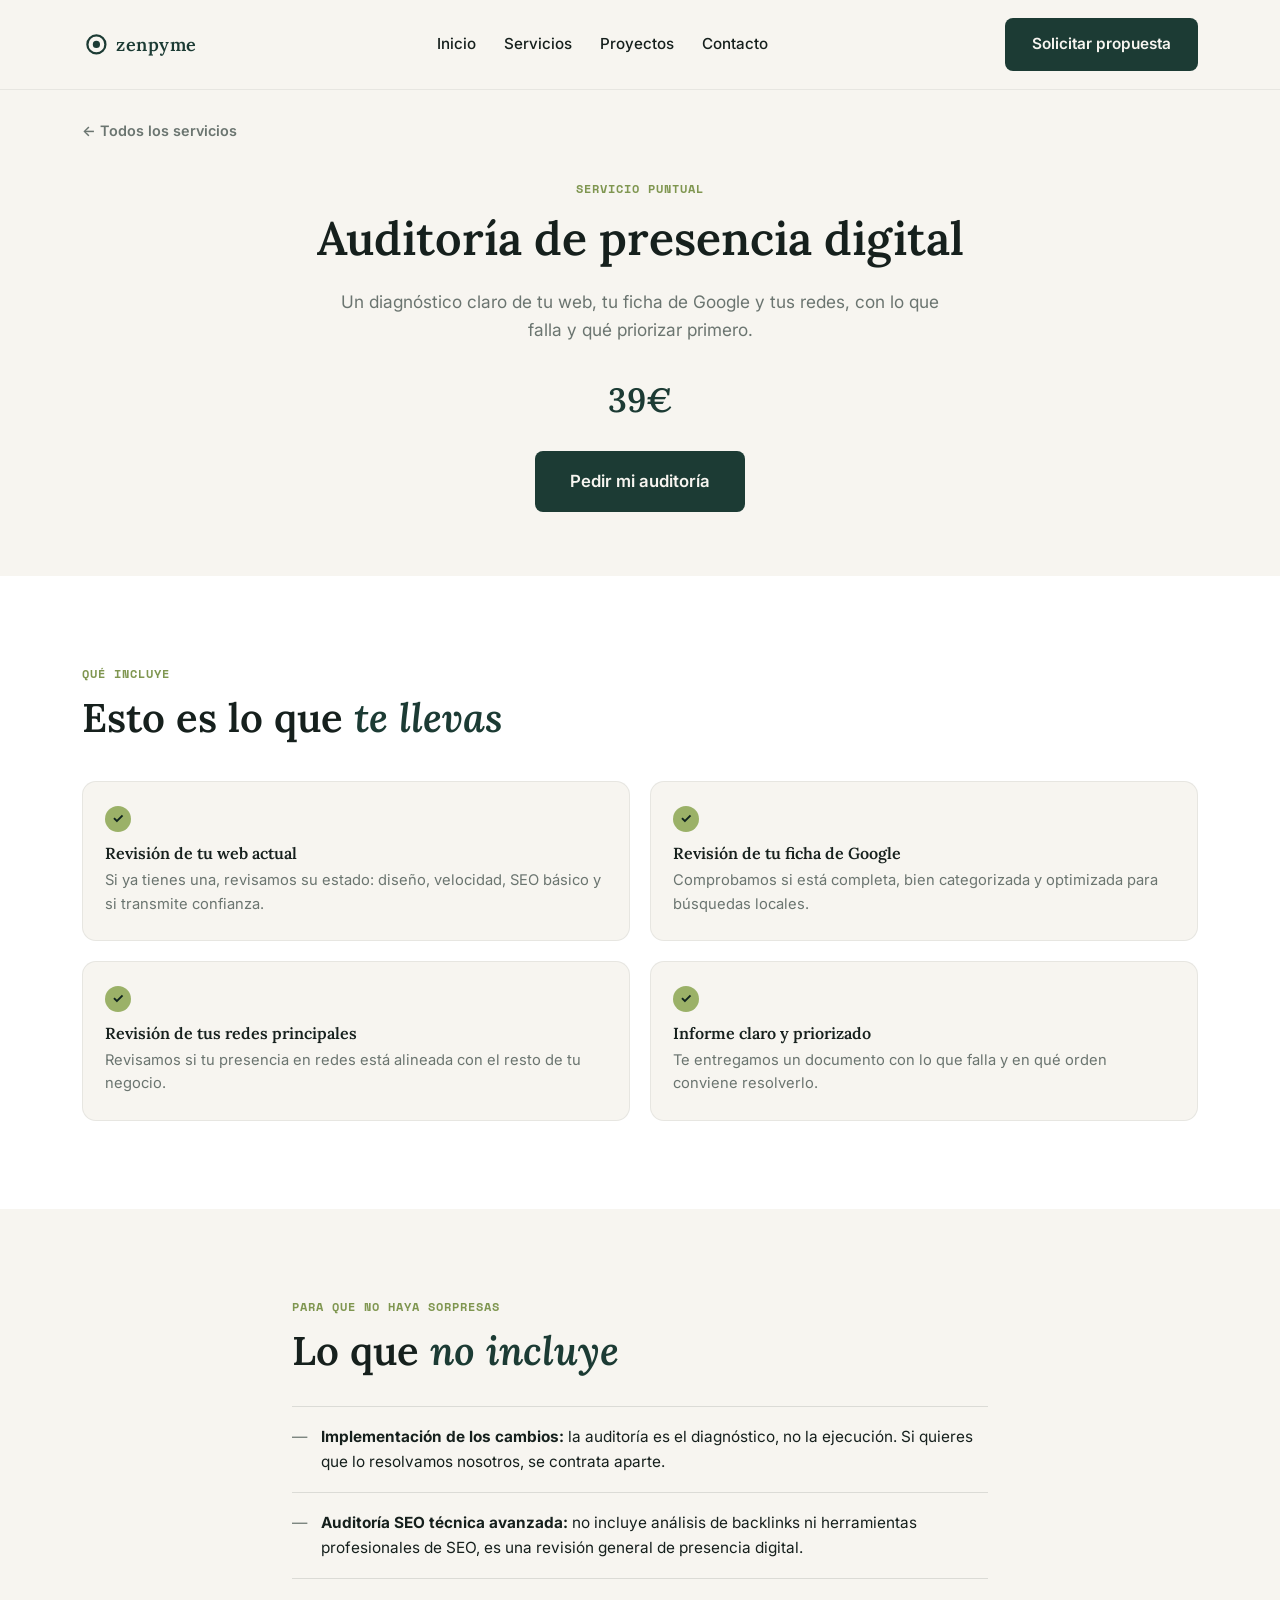
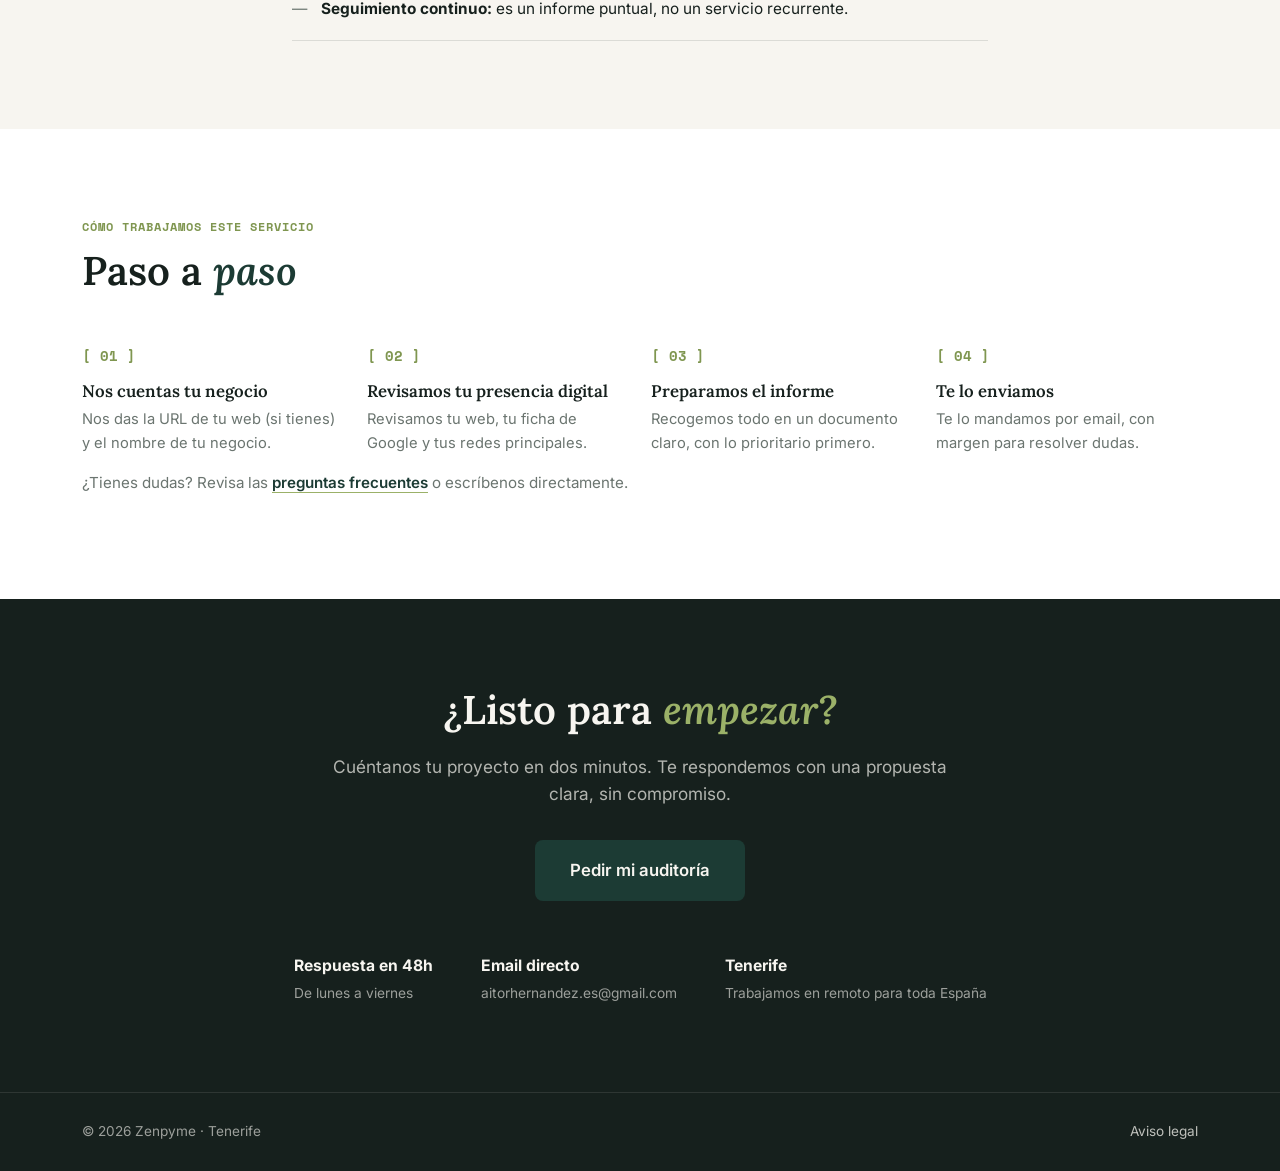
<file: auditoria-digital.html>
<!doctype html>
<html lang="es">
<head>
<meta charset="UTF-8">
<meta name="viewport" content="width=device-width, initial-scale=1.0">
<title>Auditoría de Presencia Digital para Negocios | Zenpyme</title>
<meta name="description" content="Auditoría de tu web, ficha de Google y redes sociales. Informe claro con lo que falla y qué priorizar, por 39€.">
<meta name="author" content="Zenpyme">
<meta name="robots" content="index, follow">
<meta name="theme-color" content="#1c3b34">

<meta property="og:title" content="Auditoría de Presencia Digital para Negocios | Zenpyme">
<meta property="og:description" content="Auditoría de tu web, ficha de Google y redes sociales. Informe claro con lo que falla y qué priorizar, por 39€.">
<meta property="og:image" content="https://zenpyme.com/fondo-zenpyme.png">
<meta property="og:type" content="website">
<meta property="og:url" content="https://zenpyme.com/auditoria-digital.html">
<meta property="og:locale" content="es_ES">

<meta name="twitter:card" content="summary_large_image">
<meta name="twitter:title" content="Auditoría de Presencia Digital para Negocios | Zenpyme">
<meta name="twitter:description" content="Auditoría de tu web, ficha de Google y redes sociales. Informe claro con lo que falla y qué priorizar, por 39€.">

<link rel="canonical" href="https://zenpyme.com/auditoria-digital.html">

<link rel="preconnect" href="https://fonts.googleapis.com">
<link rel="preconnect" href="https://fonts.gstatic.com" crossorigin>
<link href="https://fonts.googleapis.com/css2?family=Lora:ital,wght@0,500;0,600;1,500;1,600&family=Inter:wght@400;500;600&family=Space+Mono:wght@400;700&display=swap" rel="stylesheet">

<link rel="stylesheet" href="styles.css">

<script type="application/ld+json">
{
  "@context": "https://schema.org",
  "@type": "Service",
  "name": "Auditoría de presencia digital",
  "provider": { "@type": "Organization", "name": "Zenpyme", "url": "https://zenpyme.com/" },
  "areaServed": "ES",
  "description": "Diagnóstico de la web, ficha de Google y redes sociales de un negocio, con informe claro de qué falla y qué priorizar.",
  "offers": { "@type": "Offer", "price": "39", "priceCurrency": "EUR" }
}
</script>
</head>
<body>

<a class="skip-link" href="#contenido">Saltar al contenido</a>

<header class="site-header" id="top">
  <div class="header-inner">
    <a href="index.html" class="logo" aria-label="Zenpyme">
      <svg width="132" height="32" viewBox="0 0 132 32" fill="none" xmlns="http://www.w3.org/2000/svg" style="display: block; width: auto; height: 1.8rem;">
        <circle cx="16" cy="16" r="10" stroke="currentColor" stroke-width="2.5"/>
        <circle cx="16" cy="16" r="4" fill="currentColor"/>
        <text x="38" y="23" font-family="Lora, Georgia, serif" font-size="20" font-weight="600" fill="currentColor" letter-spacing="0.03em">zenpyme</text>
      </svg>
    </a>

    <nav class="main-nav" aria-label="Navegación principal">
      <a href="index.html">Inicio</a>
      <div class="nav-dropdown">
        <button class="nav-dropdown-trigger" aria-expanded="false">Servicios</button>
        <div class="nav-dropdown-menu">
          <a href="diseno-web.html">Diseño Web</a>
          <a href="auditoria-digital.html" class="active">Auditoría digital</a>
          <a href="ficha-google.html">Ficha de Google</a>
          <a href="mantenimiento-web.html">Mantenimiento web</a>
        </div>
      </div>
      <a href="index.html#portfolio">Proyectos</a>
      <a href="index.html#contacto">Contacto</a>
    </nav>

    <a href="index.html#contacto" class="btn btn-primary nav-cta">Solicitar propuesta</a>

    <button class="menu-toggle" aria-label="Abrir menú" aria-expanded="false">
      <span></span><span></span><span></span>
    </button>
  </div>
</header>

<main id="contenido">

  <div class="breadcrumb-row">
    <a href="index.html#servicios">← Todos los servicios</a>
  </div>

  <!-- HERO DE SERVICIO -->
  <section class="service-hero">
    <div class="service-hero-inner">
      <span class="service-kicker">Servicio puntual</span>
      <h1>Auditoría de presencia digital</h1>
      <p class="lead">Un diagnóstico claro de tu web, tu ficha de Google y tus redes, con lo que falla y qué priorizar primero.</p>
      <span class="service-price-tag">39€</span>
      <a href="mailto:aitorhernandez.es@gmail.com?subject=Quiero%20una%20auditor%C3%ADa%20de%20mi%20presencia%20digital" class="btn btn-primary btn-lg">Pedir mi auditoría</a>
    </div>
  </section>

  <!-- QUÉ INCLUYE -->
  <section class="section section-incluye">
    <div class="section-inner">
      <p class="eyebrow">Qué incluye</p>
      <h2>Esto es lo que <em>te llevas</em></h2>

      <div class="includes-grid">
        <article class="include-card">
          <span class="include-check">✓</span>
          <h3>Revisión de tu web actual</h3>
          <p>Si ya tienes una, revisamos su estado: diseño, velocidad, SEO básico y si transmite confianza.</p>
        </article>
        <article class="include-card">
          <span class="include-check">✓</span>
          <h3>Revisión de tu ficha de Google</h3>
          <p>Comprobamos si está completa, bien categorizada y optimizada para búsquedas locales.</p>
        </article>
        <article class="include-card">
          <span class="include-check">✓</span>
          <h3>Revisión de tus redes principales</h3>
          <p>Revisamos si tu presencia en redes está alineada con el resto de tu negocio.</p>
        </article>
        <article class="include-card">
          <span class="include-check">✓</span>
          <h3>Informe claro y priorizado</h3>
          <p>Te entregamos un documento con lo que falla y en qué orden conviene resolverlo.</p>
        </article>
      </div>
    </div>
  </section>

  <!-- QUÉ NO INCLUYE -->
  <section class="section section-no-incluye">
    <div class="section-inner narrow">
      <p class="eyebrow">Para que no haya sorpresas</p>
      <h2>Lo que <em>no incluye</em></h2>

      <ul class="no-includes-list">
        <li><span><strong>Implementación de los cambios:</strong> la auditoría es el diagnóstico, no la ejecución. Si quieres que lo resolvamos nosotros, se contrata aparte.</span></li>
        <li><span><strong>Auditoría SEO técnica avanzada:</strong> no incluye análisis de backlinks ni herramientas profesionales de SEO, es una revisión general de presencia digital.</span></li>
        <li><span><strong>Seguimiento continuo:</strong> es un informe puntual, no un servicio recurrente.</span></li>
      </ul>
    </div>
  </section>

  <!-- PASO A PASO -->
  <section class="section section-proceso">
    <div class="section-inner">
      <p class="eyebrow">Cómo trabajamos este servicio</p>
      <h2>Paso a <em>paso</em></h2>

      <ol class="process-list">
        <li class="process-step">
          <span class="step-num">[ 01 ]</span>
          <h3>Nos cuentas tu negocio</h3>
          <p>Nos das la URL de tu web (si tienes) y el nombre de tu negocio.</p>
        </li>
        <li class="process-step">
          <span class="step-num">[ 02 ]</span>
          <h3>Revisamos tu presencia digital</h3>
          <p>Revisamos tu web, tu ficha de Google y tus redes principales.</p>
        </li>
        <li class="process-step">
          <span class="step-num">[ 03 ]</span>
          <h3>Preparamos el informe</h3>
          <p>Recogemos todo en un documento claro, con lo prioritario primero.</p>
        </li>
        <li class="process-step">
          <span class="step-num">[ 04 ]</span>
          <h3>Te lo enviamos</h3>
          <p>Te lo mandamos por email, con margen para resolver dudas.</p>
        </li>
      </ol>

      <p class="faq-note">¿Tienes dudas? Revisa las <a href="index.html#faq">preguntas frecuentes</a> o escríbenos directamente.</p>
    </div>
  </section>

  <!-- CTA FINAL -->
  <section class="section section-cta-final">
    <div class="section-inner narrow center">
      <h2>¿Listo para <em>empezar?</em></h2>
      <p class="lead">Cuéntanos tu proyecto en dos minutos. Te respondemos con una propuesta clara, sin compromiso.</p>
      <a href="mailto:aitorhernandez.es@gmail.com?subject=Quiero%20una%20auditor%C3%ADa%20de%20mi%20presencia%20digital" class="btn btn-primary btn-lg">Pedir mi auditoría</a>

      <div class="final-meta">
        <div><strong>Respuesta en 48h</strong><span>De lunes a viernes</span></div>
        <div><strong>Email directo</strong><span>aitorhernandez.es@gmail.com</span></div>
        <div><strong>Tenerife</strong><span>Trabajamos en remoto para toda España</span></div>
      </div>
    </div>
  </section>

</main>

<footer class="site-footer">
  <div class="footer-inner">
    <span>© 2026 Zenpyme · Tenerife</span>
    <div class="footer-links">
      <a href="legal.html">Aviso legal</a>
    </div>
  </div>
</footer>

<script src="script.js"></script>
</body>
</html>
</file>
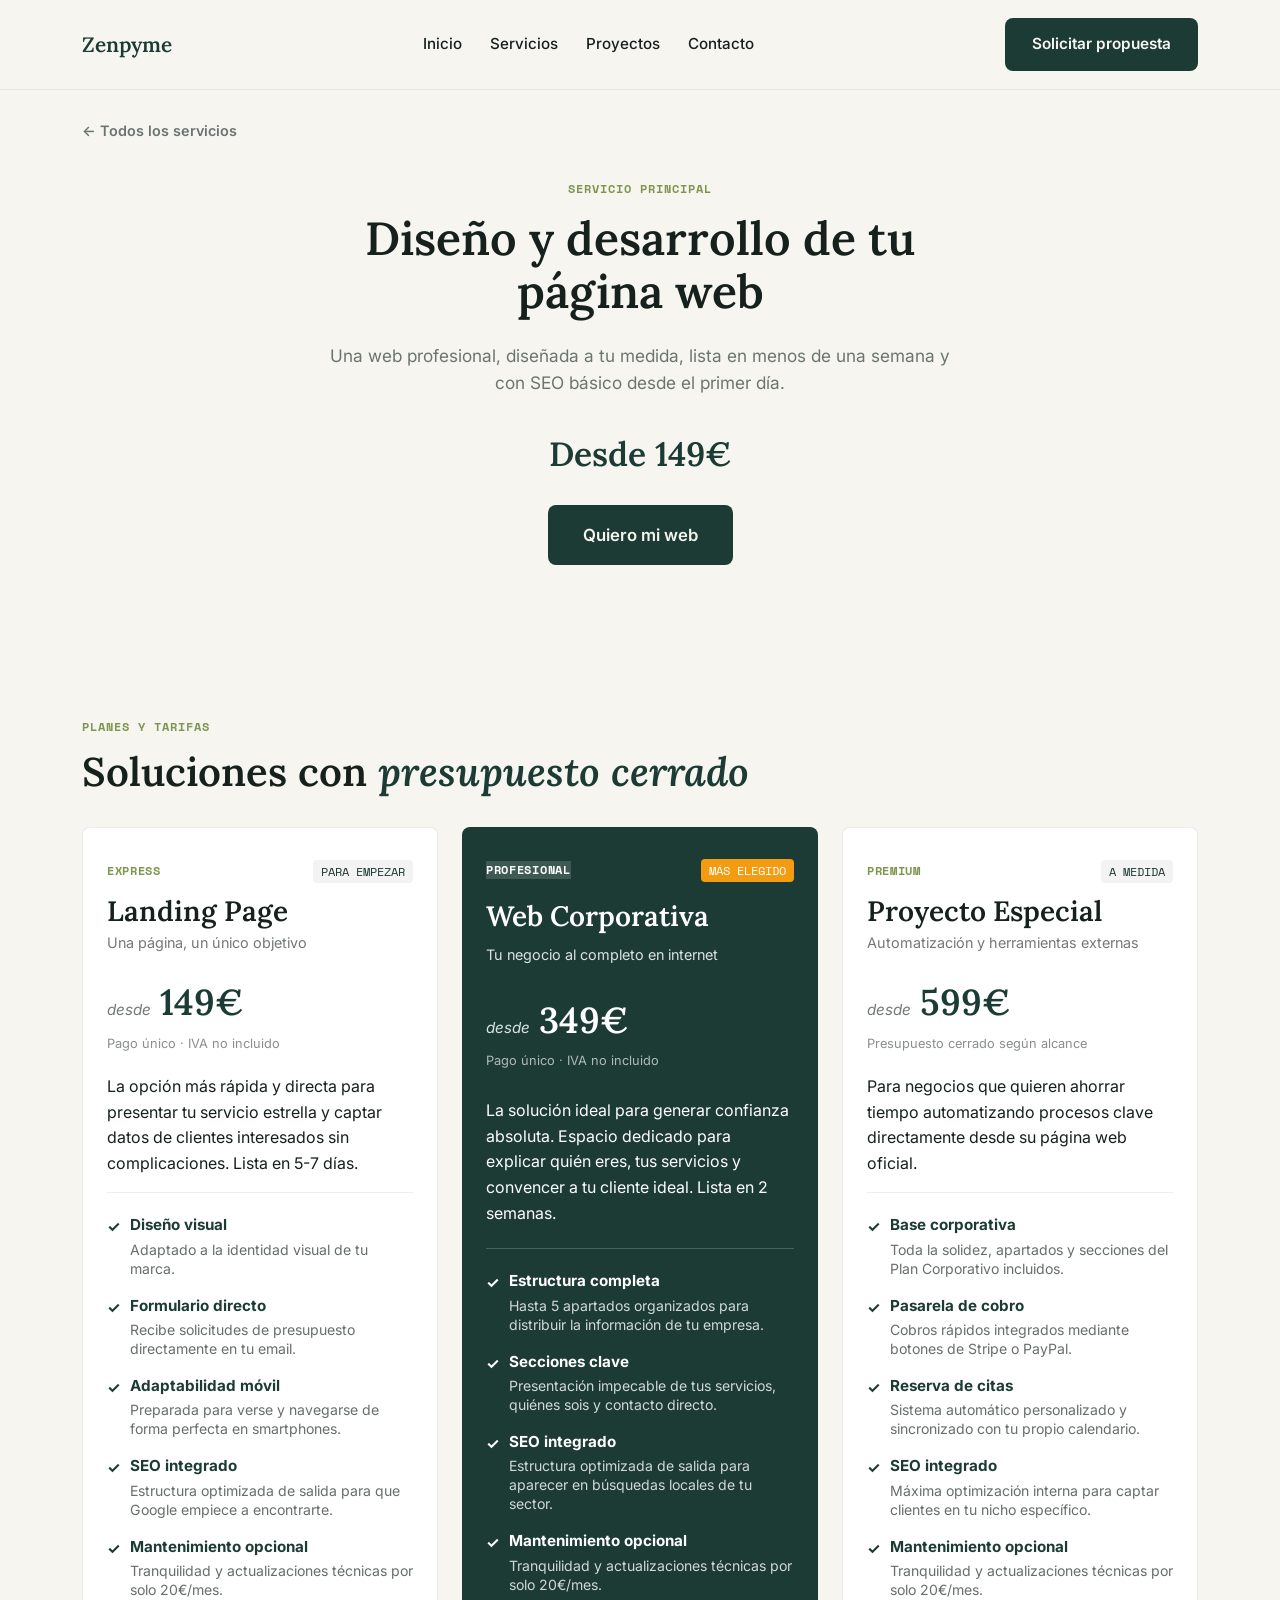
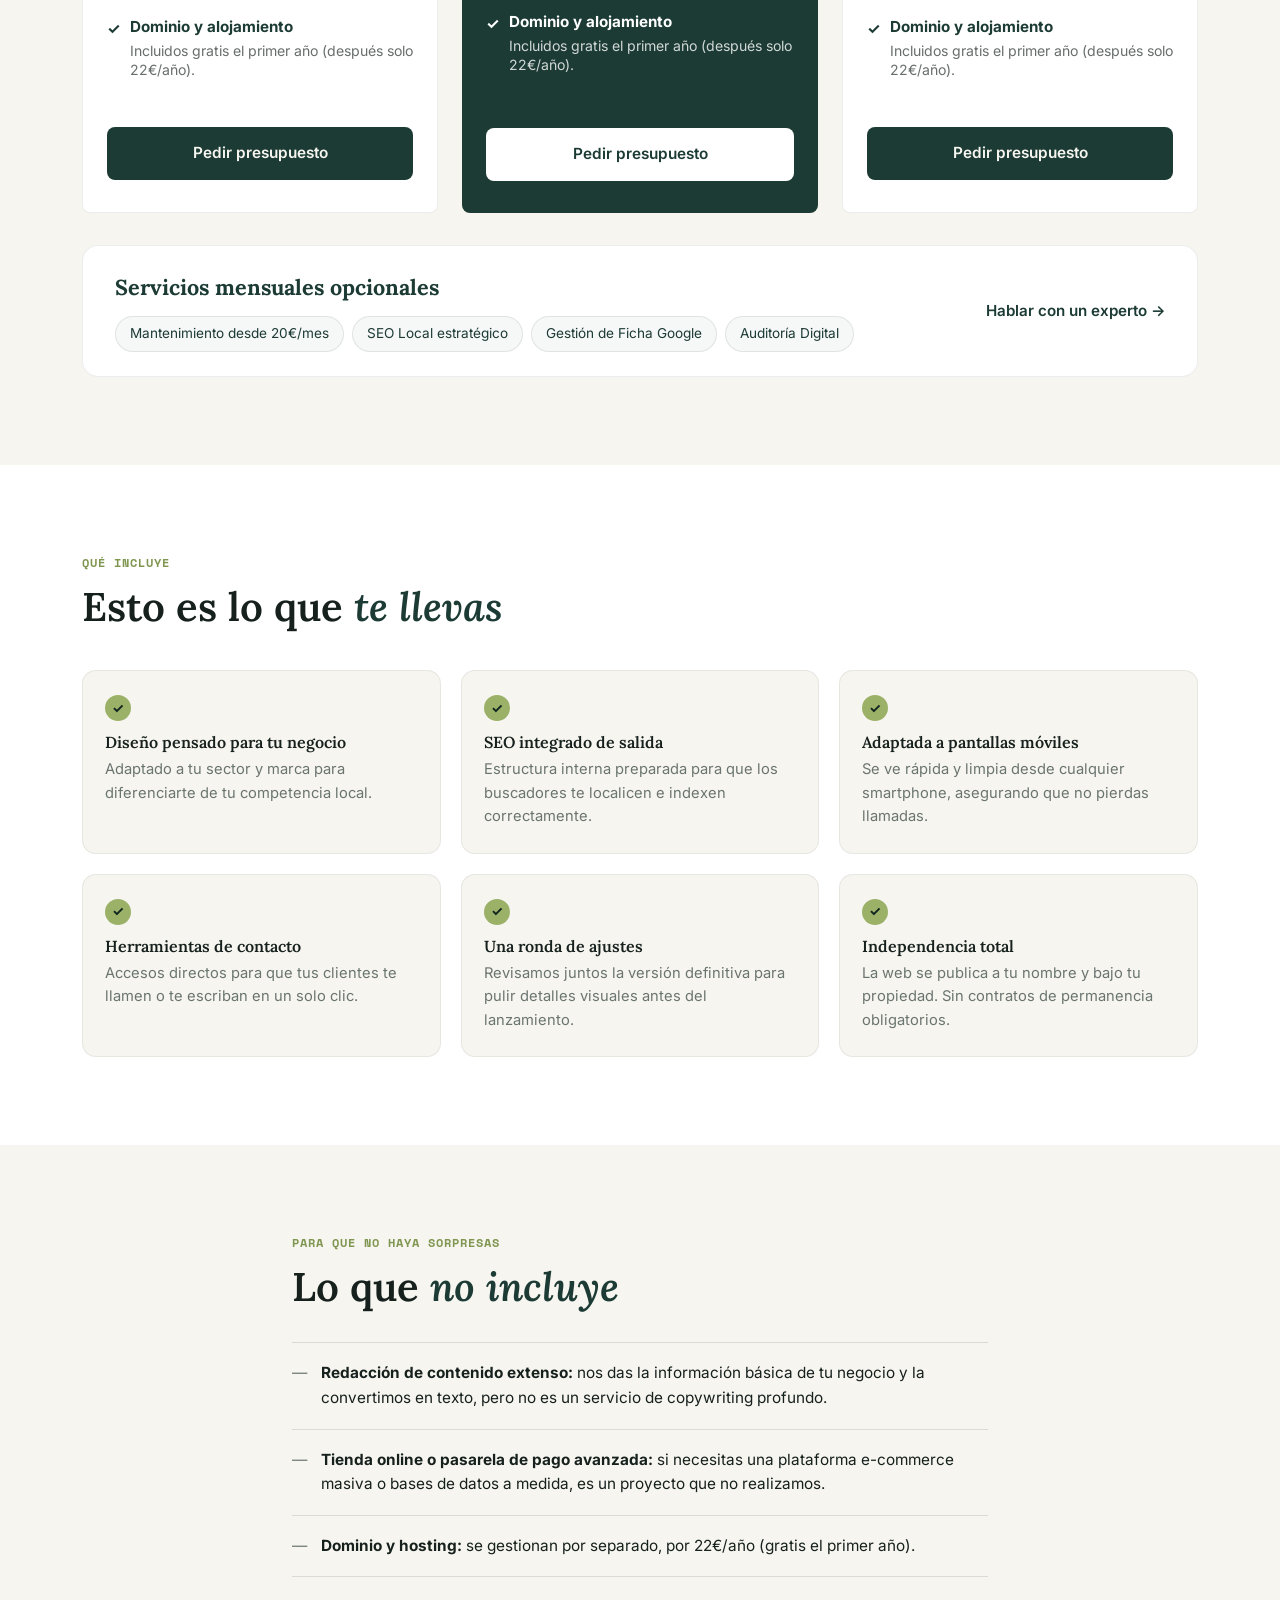
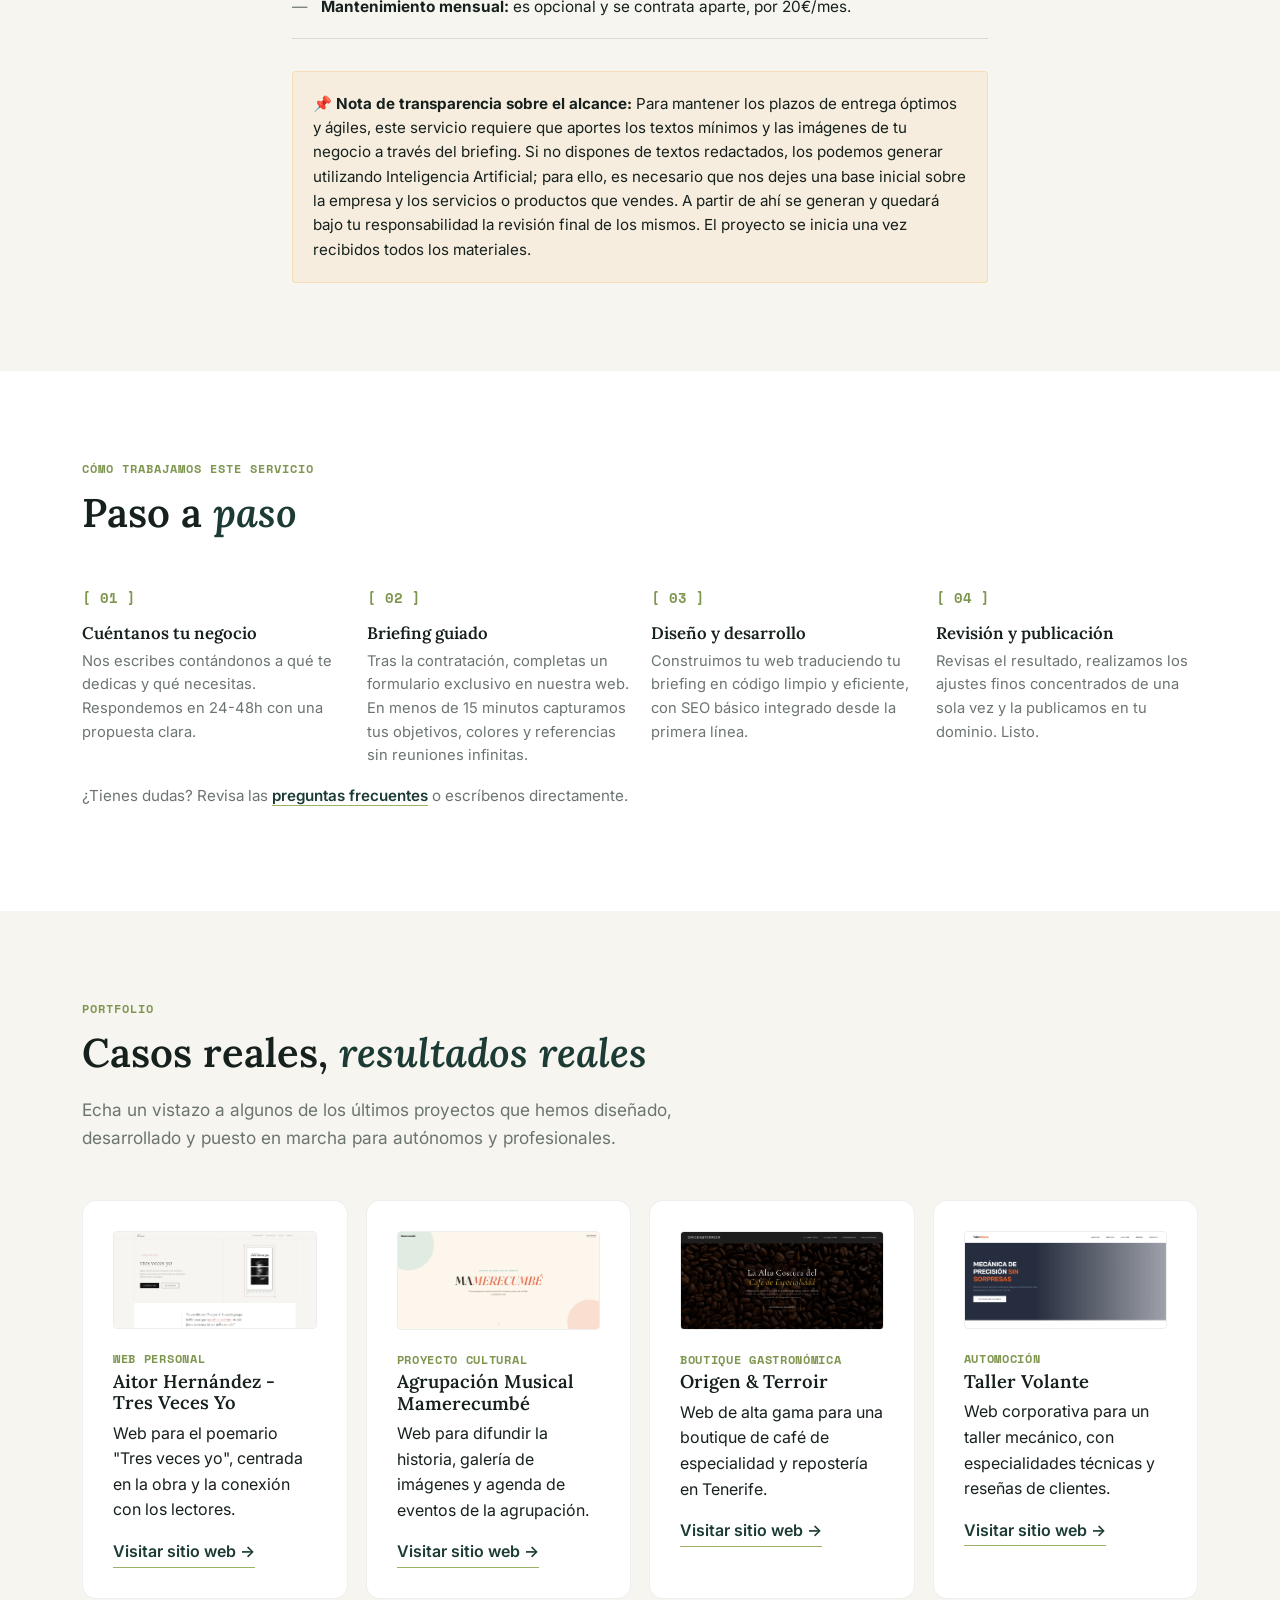
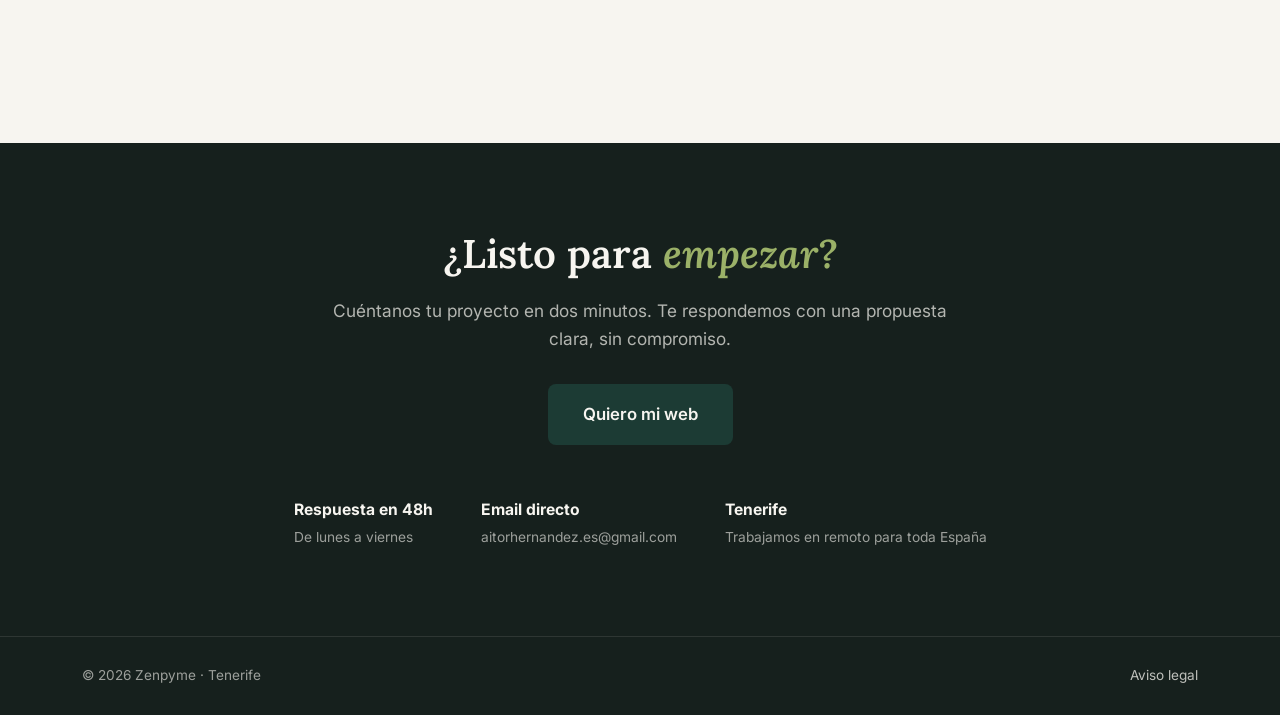
<file: diseno-web.html>
<!doctype html>
<html lang="es">
<head>
<meta charset="UTF-8">
<meta name="viewport" content="width=device-width, initial-scale=1.0">
<title>Diseño Web para Pymes y Autónomos | Zenpyme</title>
<meta name="description" content="Diseño y desarrollo de páginas web para pequeños negocios y autónomos. Desde 149€, lista en menos de una semana, con SEO básico incluido.">
<meta name="author" content="Zenpyme">
<meta name="robots" content="index, follow">
<meta name="theme-color" content="#1c3b34">

<meta property="og:title" content="Diseño Web para Pymes y Autónomos | Zenpyme">
<meta property="og:description" content="Diseño y desarrollo de páginas web para pequeños negocios y autónomos. Desde 149€, lista en menos de una semana, con SEO básico incluido.">
<meta property="og:image" content="https://zenpyme.com/fondo-zenpyme.png">
<meta property="og:type" content="website">
<meta property="og:url" content="https://zenpyme.com/diseno-web.html">
<meta property="og:locale" content="es_ES">

<meta name="twitter:card" content="summary_large_image">
<meta name="twitter:title" content="Diseño Web para Pymes y Autónomos | Zenpyme">
<meta name="twitter:description" content="Diseño y desarrollo de páginas web para pequeños negocios y autónomos. Desde 149€, lista en menos de una semana, con SEO básico incluido.">

<link rel="canonical" href="https://zenpyme.com/diseno-web.html">

<link rel="preconnect" href="https://fonts.googleapis.com">
<link rel="preconnect" href="https://fonts.gstatic.com" crossorigin>
<link href="https://fonts.googleapis.com/css2?family=Lora:ital,wght@0,500;0,600;1,500;1,600&family=Inter:wght@400;500;600&family=Space+Mono:wght@400;700&display=swap" rel="stylesheet">

<link rel="stylesheet" href="styles.css">

<style>
  .service-card-image {
    width: 100%;
    overflow: hidden;
    border-radius: 4px;
    margin-bottom: 16px;
    border: 1px solid rgba(22, 32, 29, 0.08);
  }
  .service-card-image img {
    width: 100%;
    height: auto;
    display: block;
    object-fit: cover;
  }
  
  /* Rejilla de precios */
  .pricing-grid {
    display: grid;
    grid-template-columns: repeat(auto-fit, minmax(280px, 1fr));
    gap: 24px;
    margin-top: 32px;
  }
  .pricing-card {
    background: #ffffff;
    border: 1px solid rgba(22, 32, 29, 0.08);
    border-radius: 8px;
    padding: 32px 24px;
    position: relative;
    display: flex;
    flex-direction: column;
    justify-content: space-between;
  }
  .pricing-card .card-top-row {
    display: flex;
    justify-content: space-between;
    align-items: center;
    margin-bottom: 12px;
  }
  .pricing-card .card-tag {
    font-family: 'Space Mono', monospace;
    font-size: 0.75rem;
    text-transform: uppercase;
    background: rgba(22, 32, 29, 0.05);
    padding: 2px 8px;
    border-radius: 4px;
    color: #1c3b34;
  }
  .pricing-card h3 {
    font-family: 'Lora', serif;
    font-size: 1.75rem;
    margin: 0 0 4px 0;
  }
  .pricing-card .card-subtitle {
    font-size: 0.9rem;
    color: rgba(22, 32, 29, 0.6);
    margin-bottom: 20px;
  }
  .pricing-card .card-price-box {
    margin-bottom: 20px;
  }
  .pricing-card .card-price {
    font-family: 'Lora', serif;
    font-size: 2.25rem;
    font-weight: 600;
    color: #1c3b34;
  }
  .pricing-card .card-price span {
    font-size: 0.95rem;
    font-family: 'Inter', sans-serif;
    font-weight: 400;
    font-style: italic;
    color: rgba(22, 32, 29, 0.6);
  }
  .pricing-card .card-price-meta {
    display: block;
    font-size: 0.8rem;
    color: rgba(22, 32, 29, 0.5);
    margin-top: 2px;
  }

  /* LISTA DE CARACTERÍSTICAS (Optimización UX/UI según image_8c20ca.png) */
  .pricing-card .card-features-list {
    list-style: none;
    padding: 0;
    margin: 0 0 32px 0;
    border-top: 1px solid rgba(22, 32, 29, 0.08);
    padding-top: 20px;
  }
  .pricing-card .card-features-list li {
    font-size: 0.95rem;
    margin-bottom: 16px;
    display: flex;
    align-items: flex-start;
  }
  .pricing-card .card-features-list li::before {
    content: "✓";
    color: #1c3b34;
    font-weight: bold;
    margin-right: 10px;
    margin-top: 2px;
    flex-shrink: 0;
  }
  .pricing-card .card-features-list li .feature-text {
    display: flex;
    flex-direction: column;
  }
  .pricing-card .card-features-list li .feature-text strong {
    display: block;
    margin-bottom: 2px;
    color: #1c3b34;
  }
  .pricing-card .card-features-list li .feature-text span {
    font-size: 0.88rem;
    color: rgba(22, 32, 29, 0.65);
    line-height: 1.35;
  }
  
  /* Tarjeta destacada - Contraste blindado para evitar texto oscuro */
  .pricing-card.featured {
    background: #1c3b34;
    color: #ffffff !important;
    border: none;
  }
  .pricing-card.featured h3, 
  .pricing-card.featured .card-price,
  .pricing-card.featured p {
    color: #ffffff !important;
  }
  .pricing-card.featured .card-subtitle,
  .pricing-card.featured .card-price span {
    color: rgba(255, 255, 255, 0.85) !important;
  }
  .pricing-card.featured .card-price-meta {
    color: rgba(255, 255, 255, 0.65) !important;
  }
  .pricing-card.featured .card-tag {
    background: #f39c12;
    color: #ffffff;
  }
  .pricing-card.featured .card-features-list {
    border-top: 1px solid rgba(255, 255, 255, 0.2);
  }
  .pricing-card.featured .card-features-list li::before {
    color: #ffffff !important;
  }
  .pricing-card.featured .card-features-list li .feature-text strong {
    color: #ffffff !important;
  }
  .pricing-card.featured .card-features-list li .feature-text span {
    color: rgba(255, 255, 255, 0.8) !important;
  }
  
  /* Bloque Cross-selling basado en la estructura de image_8bc008.png */
  .cross-selling-box {
    background: #ffffff;
    border: 1px solid rgba(22, 32, 29, 0.08);
    border-radius: 16px;
    padding: 24px 32px;
    margin-top: 32px;
    display: flex;
    justify-content: space-between;
    align-items: center;
    flex-wrap: wrap;
    gap: 20px;
  }
  .cross-selling-content {
    display: flex;
    flex-direction: column;
    gap: 12px;
  }
  .cross-selling-box h4 {
    font-family: 'Lora', serif;
    font-size: 1.35rem;
    color: #1c3b34;
    margin: 0;
  }
  .cross-pills-container {
    display: flex;
    flex-wrap: wrap;
    gap: 8px;
  }
  .cross-pill {
    font-family: 'Inter', sans-serif;
    font-size: 0.85rem;
    color: #1c3b34;
    background: rgba(28, 59, 52, 0.04);
    border: 1px solid rgba(28, 59, 52, 0.1);
    padding: 6px 14px;
    border-radius: 20px;
    white-space: nowrap;
  }
  .cross-selling-action {
    font-family: 'Inter', sans-serif;
    font-weight: 600;
    font-size: 0.95rem;
    color: #1c3b34;
    text-decoration: none;
    transition: opacity 0.2s;
    display: inline-flex;
    align-items: center;
  }
  .cross-selling-action:hover {
    opacity: 0.8;
  }

  @media (max-width: 768px) {
    .cross-selling-box {
      flex-direction: column;
      align-items: flex-start;
      padding: 20px;
    }
    .cross-selling-action {
      margin-top: 8px;
      align-self: flex-end;
    }
  }

  .scope-box {
    background: rgba(243, 156, 18, 0.08);
    border: 1px solid rgba(243, 156, 18, 0.2);
    padding: 20px;
    border-radius: 4px;
    margin-top: 32px;
    font-size: 0.95rem;
  }
</style>

<script type="application/ld+json">
{
  "@context": "https://schema.org",
  "@type": "Service",
  "name": "Diseño y desarrollo de página web",
  "provider": { "@type": "Organization", "name": "Zenpyme", "url": "https://zenpyme.com/" },
  "areaServed": "ES",
  "description": "Diseño y desarrollo de páginas web para pequeños negocios y autónomos, con SEO básico incluido y entrega en menos de una semana.",
  "offers": { "@type": "Offer", "price": "149", "priceCurrency": "EUR" }
}
</script>
</head>
<body>

<a class="skip-link" href="#contenido">Saltar al contenido</a>

<header class="site-header" id="top">
  <div class="header-inner">
    <a href="index.html" class="logo">Zenpyme</a>

    <nav class="main-nav" aria-label="Navegación principal">
      <a href="index.html">Inicio</a>
      <div class="nav-dropdown">
        <button class="nav-dropdown-trigger" aria-expanded="false">Servicios</button>
        <div class="nav-dropdown-menu">
          <a href="diseno-web.html" class="active">Diseño Web</a>
          <a href="auditoria-digital.html">Auditoría digital</a>
          <a href="ficha-google.html">Ficha de Google</a>
          <a href="mantenimiento-web.html">Mantenimiento web</a>
        </div>
      </div>
      <a href="index.html#portfolio">Proyectos</a>
      <a href="index.html#contacto">Contacto</a>
    </nav>

    <a href="index.html#contacto" class="btn btn-primary nav-cta">Solicitar propuesta</a>

    <button class="menu-toggle" aria-label="Abrir menú" aria-expanded="false">
      <span></span><span></span><span></span>
    </button>
  </div>
</header>

<main id="contenido">

  <div class="breadcrumb-row">
    <a href="index.html#servicios">← Todos los servicios</a>
  </div>

  <!-- HERO DE SERVICIO -->
  <section class="service-hero">
    <div class="service-hero-inner">
      <span class="service-kicker">Servicio principal</span>
      <h1>Diseño y desarrollo de tu página web</h1>
      <p class="lead">Una web profesional, diseñada a tu medida, lista en menos de una semana y con SEO básico desde el primer día.</p>
      <span class="service-price-tag">Desde 149€</span>
      <a href="mailto:aitorhernandez.es@gmail.com?subject=Quiero%20una%20web%20para%20mi%20negocio" class="btn btn-primary btn-lg">Quiero mi web</a>
    </div>
  </section>

  <!-- SECCIÓN DE PRECIOS Y PLANES -->
  <section class="section section-precios">
    <div class="section-inner">
      <p class="eyebrow">Planes y tarifas</p>
      <h2>Soluciones con <em>presupuesto cerrado</em></h2>
      
      <div class="pricing-grid">
        
        <!-- PLAN 1: LANDING PAGE -->
        <article class="pricing-card">
          <div class="card-top-row">
            <span class="feature-tag">Express</span>
            <div class="card-tag">Para empezar</div>
          </div>
          <h3>Landing Page</h3>
          <p class="card-subtitle">Una página, un único objetivo</p>
          
          <div class="card-price-box">
            <div class="card-price"><span>desde</span> 149€</div>
            <span class="card-price-meta">Pago único · IVA no incluido</span>
          </div>
          
          <p>La opción más rápida y directa para presentar tu servicio estrella y captar datos de clientes interesados sin complicaciones. Lista en 5-7 días.</p>
          
          <ul class="card-features-list">
            <li>
              <div class="feature-text">
                <strong>Diseño visual</strong>
                <span>Adaptado a la identidad visual de tu marca.</span>
              </div>
            </li>
            <li>
              <div class="feature-text">
                <strong>Formulario directo</strong>
                <span>Recibe solicitudes de presupuesto directamente en tu email.</span>
              </div>
            </li>
            <li>
              <div class="feature-text">
                <strong>Adaptabilidad móvil</strong>
                <span>Preparada para verse y navegarse de forma perfecta en smartphones.</span>
              </div>
            </li>
            <li>
              <div class="feature-text">
                <strong>SEO integrado</strong>
                <span>Estructura optimizada de salida para que Google empiece a encontrarte.</span>
              </div>
            </li>
            <li>
              <div class="feature-text">
                <strong>Mantenimiento opcional</strong>
                <span>Tranquilidad y actualizaciones técnicas por solo 20€/mes.</span>
              </div>
            </li>
            <li>
              <div class="feature-text">
                <strong>Dominio y alojamiento</strong>
                <span>Incluidos gratis el primer año (después solo 22€/año).</span>
              </div>
            </li>
          </ul>
          
          <a href="mailto:aitorhernandez.es@gmail.com?subject=Interes%20en%20Plan%20Landing%20Page" class="btn btn-primary">Pedir presupuesto</a>
        </article>

        <!-- PLAN 2: WEB CORPORATIVA -->
        <article class="pricing-card featured">
          <div class="card-top-row">
            <span class="feature-tag" style="background: rgba(255,255,255,0.15); color: #ffffff;">Profesional</span>
            <div class="card-tag">Más elegido</div>
          </div>
          <h3>Web Corporativa</h3>
          <p class="card-subtitle">Tu negocio al completo en internet</p>
          
          <div class="card-price-box">
            <div class="card-price"><span>desde</span> 349€</div>
            <span class="card-price-meta">Pago único · IVA no incluido</span>
          </div>
          
          <p>La solución ideal para generar confianza absoluta. Espacio dedicado para explicar quién eres, tus servicios y convencer a tu cliente ideal. Lista en 2 semanas.</p>
          
          <ul class="card-features-list">
            <li>
              <div class="feature-text">
                <strong>Estructura completa</strong>
                <span>Hasta 5 apartados organizados para distribuir la información de tu empresa.</span>
              </div>
            </li>
            <li>
              <div class="feature-text">
                <strong>Secciones clave</strong>
                <span>Presentación impecable de tus servicios, quiénes sois y contacto directo.</span>
              </div>
            </li>
            <li>
              <div class="feature-text">
                <strong>SEO integrado</strong>
                <span>Estructura optimizada de salida para aparecer en búsquedas locales de tu sector.</span>
              </div>
            </li>
            <li>
              <div class="feature-text">
                <strong>Mantenimiento opcional</strong>
                <span>Tranquilidad y actualizaciones técnicas por solo 20€/mes.</span>
              </div>
            </li>
            <li>
              <div class="feature-text">
                <strong>Dominio y alojamiento</strong>
                <span>Incluidos gratis el primer año (después solo 22€/año).</span>
              </div>
            </li>
          </ul>
          
          <a href="mailto:aitorhernandez.es@gmail.com?subject=Interes%20en%20Plan%20Web%20Corporativa" class="btn" style="background: #ffffff; color: #1c3b34; width: 100%; text-align: center; font-weight: 600;">Pedir presupuesto</a>
        </article>

        <!-- PLAN 3: PROYECTO ESPECIAL -->
        <article class="pricing-card">
          <div class="card-top-row">
            <span class="feature-tag">Premium</span>
            <div class="card-tag">A medida</div>
          </div>
          <h3>Proyecto Especial</h3>
          <p class="card-subtitle">Automatización y herramientas externas</p>
          
          <div class="card-price-box">
            <div class="card-price"><span>desde</span> 599€</div>
            <span class="card-price-meta">Presupuesto cerrado según alcance</span>
          </div>
          
          <p>Para negocios que quieren ahorrar tiempo automatizando procesos clave directamente desde su página web oficial.</p>
          
          <ul class="card-features-list">
            <li>
              <div class="feature-text">
                <strong>Base corporativa</strong>
                <span>Toda la solidez, apartados y secciones del Plan Corporativo incluidos.</span>
              </div>
            </li>
            <li>
              <div class="feature-text">
                <strong>Pasarela de cobro</strong>
                <span>Cobros rápidos integrados mediante botones de Stripe o PayPal.</span>
              </div>
            </li>
            <li>
              <div class="feature-text">
                <strong>Reserva de citas</strong>
                <span>Sistema automático personalizado y sincronizado con tu propio calendario.</span>
              </div>
            </li>
            <li>
              <div class="feature-text">
                <strong>SEO integrado</strong>
                <span>Máxima optimización interna para captar clientes en tu nicho específico.</span>
              </div>
            </li>
            <li>
              <div class="feature-text">
                <strong>Mantenimiento opcional</strong>
                <span>Tranquilidad y actualizaciones técnicas por solo 20€/mes.</span>
              </div>
            </li>
            <li>
              <div class="feature-text">
                <strong>Dominio y alojamiento</strong>
                <span>Incluidos gratis el primer año (después solo 22€/año).</span>
              </div>
            </li>
          </ul>
          
          <a href="mailto:aitorhernandez.es@gmail.com?subject=Interes%20en%20Plan%20Proyecto%20Especial" class="btn btn-primary">Pedir presupuesto</a>
        </article>

      </div>

      <!-- BLOQUE DE CROSS-SELLING (Estructura image_8bc008.png) -->
      <div class="cross-selling-box">
        <div class="cross-selling-content">
          <h4>Servicios mensuales opcionales</h4>
          <div class="cross-pills-container">
            <span class="cross-pill">Mantenimiento desde 20€/mes</span>
            <span class="cross-pill">SEO Local estratégico</span>
            <span class="cross-pill">Gestión de Ficha Google</span>
            <span class="cross-pill">Auditoría Digital</span>
          </div>
        </div>
        <a href="mailto:aitorhernandez.es@gmail.com?subject=Consulta%20sobre%20Servicios%20Mensuales%20Opcionales" class="cross-selling-action">Hablar con un experto →</a>
      </div>

    </div>
  </section>

  <!-- QUÉ INCLUYE -->
  <section class="section section-incluye">
    <div class="section-inner">
      <p class="eyebrow">Qué incluye</p>
      <h2>Esto es lo que <em>te llevas</em></h2>

      <div class="includes-grid">
        <article class="include-card">
          <span class="include-check">✓</span>
          <h3>Diseño pensado para tu negocio</h3>
          <p>Adaptado a tu sector y marca para diferenciarte de tu competencia local.</p>
        </article>
        <article class="include-card">
          <span class="include-check">✓</span>
          <h3>SEO integrado de salida</h3>
          <p>Estructura interna preparada para que los buscadores te localicen e indexen correctamente.</p>
        </article>
        <article class="include-card">
          <span class="include-check">✓</span>
          <h3>Adaptada a pantallas móviles</h3>
          <p>Se ve rápida y limpia desde cualquier smartphone, asegurando que no pierdas llamadas.</p>
        </article>
        <article class="include-card">
          <span class="include-check">✓</span>
          <h3>Herramientas de contacto</h3>
          <p>Accesos directos para que tus clientes te llamen o te escriban en un solo clic.</p>
        </article>
        <article class="include-card">
          <span class="include-check">✓</span>
          <h3>Una ronda de ajustes</h3>
          <p>Revisamos juntos la versión definitiva para pulir detalles visuales antes del lanzamiento.</p>
        </article>
        <article class="include-card">
          <span class="include-check">✓</span>
          <h3>Independencia total</h3>
          <p>La web se publica a tu nombre y bajo tu propiedad. Sin contratos de permanencia obligatorios.</p>
        </article>
      </div>
    </div>
  </section>

  <!-- QUÉ NO INCLUYE (Actualizado según tus instrucciones exactas) -->
  <section class="section section-no-incluye">
    <div class="section-inner narrow">
      <p class="eyebrow">Para que no haya sorpresas</p>
      <h2>Lo que <em>no incluye</em></h2>

      <ul class="no-includes-list">
        <li><span><strong>Redacción de contenido extenso:</strong> nos das la información básica de tu negocio y la convertimos en texto, pero no es un servicio de copywriting profundo.</span></li>
        <li><span><strong>Tienda online o pasarela de pago avanzada:</strong> si necesitas una plataforma e-commerce masiva o bases de datos a medida, es un proyecto que no realizamos.</span></li>
        <li><span><strong>Dominio y hosting:</strong> se gestionan por separado, por 22€/año (gratis el primer año).</span></li>
        <li><span><strong>Mantenimiento mensual:</strong> es opcional y se contrata aparte, por 20€/mes.</span></li>
      </ul>

      <!-- NOTA DE TRANSPARENCIA SOBRE EL ALCANCE (Con el valor añadido de la IA) -->
      <div class="scope-box">
        <strong>📌 Nota de transparencia sobre el alcance:</strong> Para mantener los plazos de entrega óptimos y ágiles, este servicio requiere que aportes los textos mínimos y las imágenes de tu negocio a través del briefing. Si no dispones de textos redactados, los podemos generar utilizando Inteligencia Artificial; para ello, es necesario que nos dejes una base inicial sobre la empresa y los servicios o productos que vendes. A partir de ahí se generan y quedará bajo tu responsabilidad la revisión final de los mismos. El proyecto se inicia una vez recibidos todos los materiales.
      </div>
    </div>
  </section>

  <!-- PASO A PASO -->
  <section class="section section-proceso">
    <div class="section-inner">
      <p class="eyebrow">Cómo trabajamos este servicio</p>
      <h2>Paso a <em>paso</em></h2>

      <ol class="process-list">
        <li class="process-step">
          <span class="step-num">[ 01 ]</span>
          <h3>Cuéntanos tu negocio</h3>
          <p>Nos escribes contándonos a qué te dedicas y qué necesitas. Respondemos en 24-48h con una propuesta clara.</p>
        </li>
        <li class="process-step">
          <span class="step-num">[ 02 ]</span>
          <h3>Briefing guiado</h3>
          <p>Tras la contratación, completas un formulario exclusivo en nuestra web. En menos de 15 minutos capturamos tus objetivos, colores y referencias sin reuniones infinitas.</p>
        </li>
        <li class="process-step">
          <span class="step-num">[ 03 ]</span>
          <h3>Diseño y desarrollo</h3>
          <p>Construimos tu web traduciendo tu briefing en código limpio y eficiente, con SEO básico integrado desde la primera línea.</p>
        </li>
        <li class="process-step">
          <span class="step-num">[ 04 ]</span>
          <h3>Revisión y publicación</h3>
          <p>Revisas el resultado, realizamos los ajustes finos concentrados de una sola vez y la publicamos en tu dominio. Listo.</p>
        </li>
      </ol>

      <p class="faq-note">¿Tienes dudas? Revisa las <a href="index.html#faq">preguntas frecuentes</a> o escríbenos directamente.</p>
    </div>
  </section>

  <!-- PROYECTOS REALIZADOS (PORTFOLIO) -->
  <section class="section section-portfolio" id="portfolio">
    <div class="section-inner">
      <p class="eyebrow">Portfolio</p>
      <h2>Casos reales, <em>resultados reales</em></h2>
      <p class="lead">Echa un vistazo a algunos de los últimos proyectos que hemos diseñado, desarrollado y puesto en marcha para autónomos y profesionales.</p>

      <div class="feature-grid">
        <article class="service-card">
          <div class="service-card-image">
            <img src="web-aitor-tres-veces-yo-desktop.PNG" alt="Captura de pantalla de la web de Aitor Hernández - Tres Veces Yo">
          </div>
          <span class="feature-tag">Web Personal</span>
          <h3>Aitor Hernández - Tres Veces Yo</h3>
          <p>Web para el poemario "Tres veces yo", centrada en la obra y la conexión con los lectores.</p>
          <div class="service-card-actions">
            <a href="https://aitorhdez.com" target="_blank" rel="noopener" class="link-arrow">Visitar sitio web →</a>
          </div>
        </article>

        <article class="service-card">
          <div class="service-card-image">
            <img src="web-mamerecumbe-agrupacion-musical.PNG" alt="Captura de pantalla de la web de la Agrupación Musical Mamerecumbé">
          </div>
          <span class="feature-tag">Proyecto Cultural</span>
          <h3>Agrupación Musical Mamerecumbé</h3>
          <p>Web para difundir la historia, galería de imágenes y agenda de eventos de la agrupación.</p>
          <div class="service-card-actions">
            <a href="https://aitorhdezluna.github.io/mamerecumbe/" target="_blank" rel="noopener" class="link-arrow">Visitar sitio web →</a>
          </div>
        </article>

        <article class="service-card">
          <div class="service-card-image">
            <img src="web-origen-terroir-desktop.PNG" alt="Captura de pantalla de la web de Origen & Terroir">
          </div>
          <span class="feature-tag">Boutique Gastronómica</span>
          <h3>Origen & Terroir</h3>
          <p>Web de alta gama para una boutique de café de especialidad y repostería en Tenerife.</p>
          <div class="service-card-actions">
            <a href="https://aitorhdezluna.github.io/origenandterroir/" target="_blank" rel="noopener" class="link-arrow">Visitar sitio web →</a>
          </div>
        </article>

        <article class="service-card">
          <div class="service-card-image">
            <img src="web-taller-volante.PNG" alt="Captura de pantalla de la web de Taller Volante">
          </div>
          <span class="feature-tag">Automoción</span>
          <h3>Taller Volante</h3>
          <p>Web corporativa para un taller mecánico, con especialidades técnicas y reseñas de clientes.</p>
          <div class="service-card-actions">
            <a href="https://aitorhdezluna.github.io/tallervolante/" target="_blank" rel="noopener" class="link-arrow">Visitar sitio web →</a>
          </div>
        </article>
      </div>
    </div>
  </section>

  <!-- CTA FINAL -->
  <section class="section section-cta-final">
    <div class="section-inner narrow center">
      <h2>¿Listo para <em>empezar?</em></h2>
      <p class="lead">Cuéntanos tu proyecto en dos minutos. Te respondemos con una propuesta clara, sin compromiso.</p>
      <a href="mailto:aitorhernandez.es@gmail.com?subject=Quiero%20una%20web%20para%20mi%20negocio" class="btn btn-primary btn-lg">Quiero mi web</a>

      <div class="final-meta">
        <div><strong>Respuesta en 48h</strong><span>De lunes a viernes</span></div>
        <div><strong>Email directo</strong><span>aitorhernandez.es@gmail.com</span></div>
        <div><strong>Tenerife</strong><span>Trabajamos en remoto para toda España</span></div>
      </div>
    </div>
  </section>

</main>

<footer class="site-footer">
  <div class="footer-inner">
    <span>© 2026 Zenpyme · Tenerife</span>
    <div class="footer-links">
      <a href="legal.html">Aviso legal</a>
    </div>
  </div>
</footer>

<script src="script.js"></script>
</body>
</html>
</file>
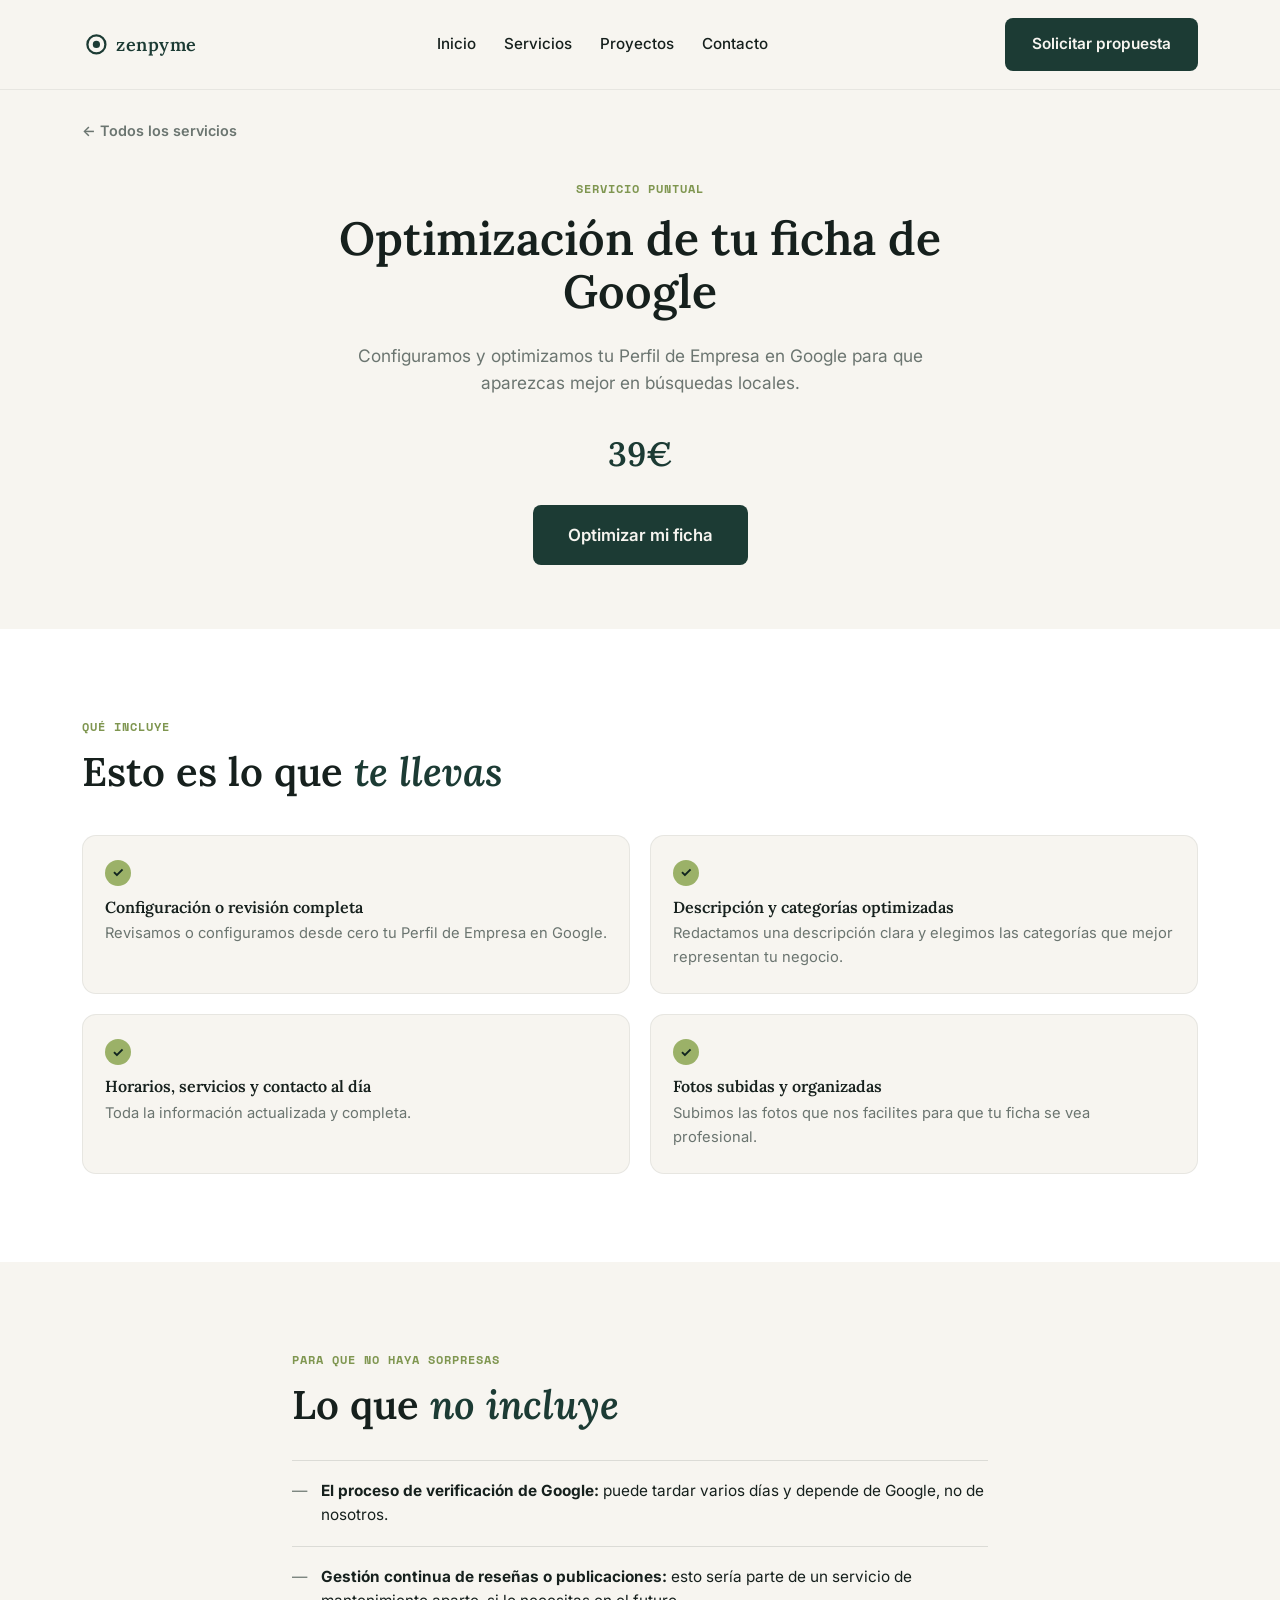
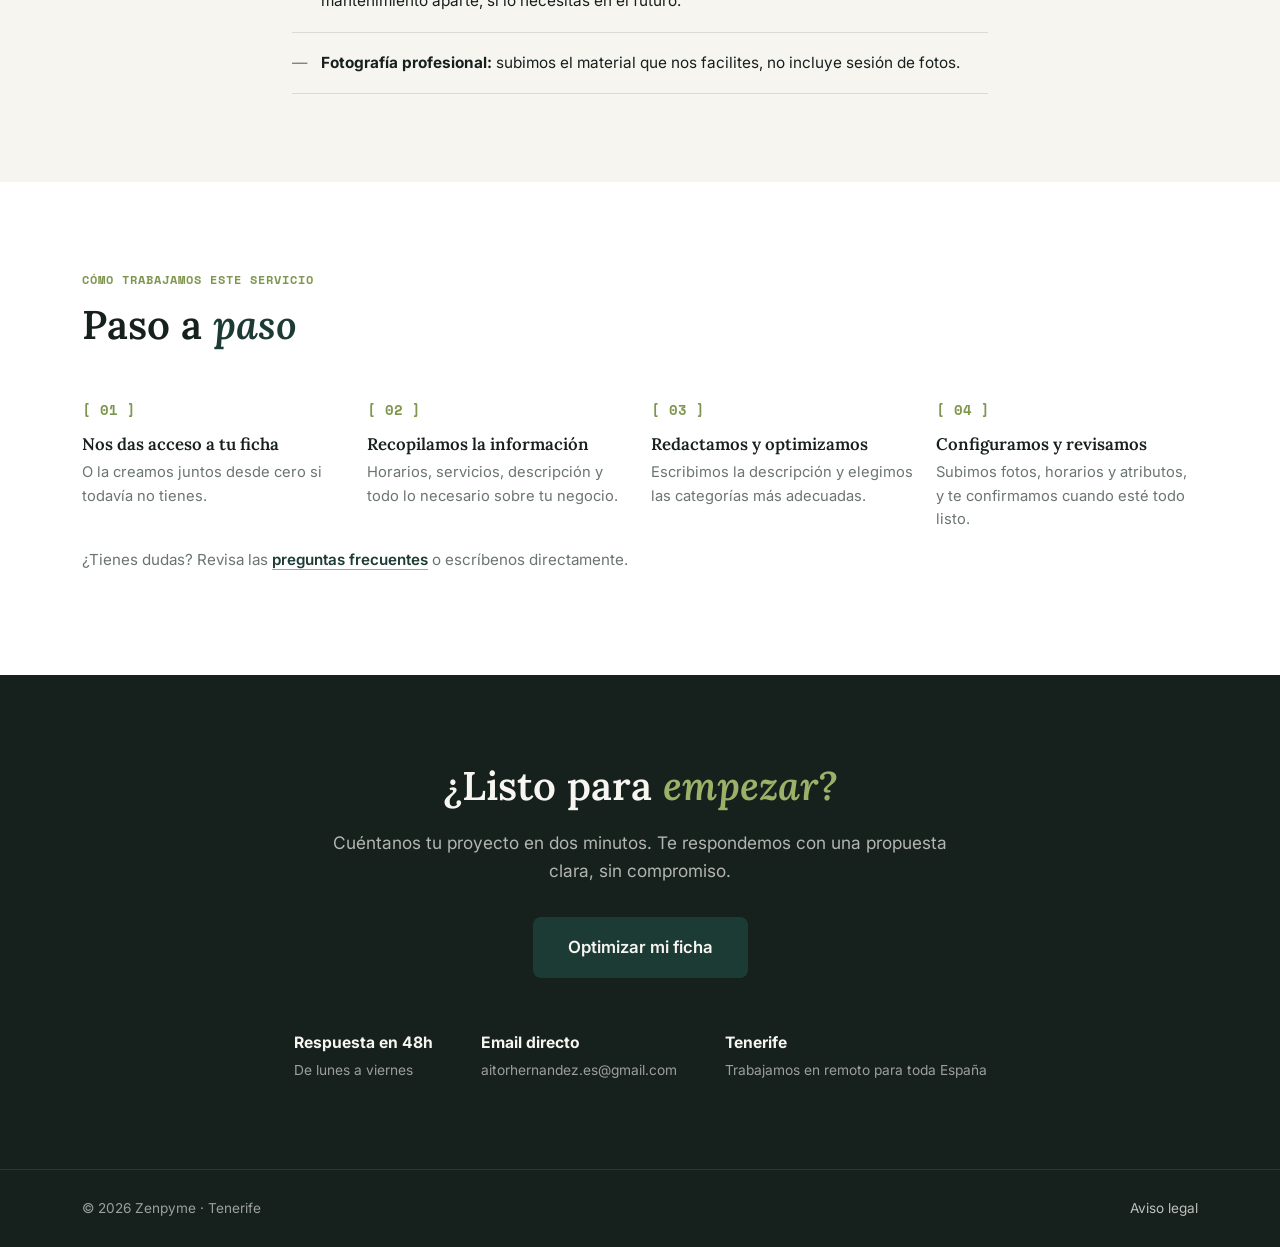
<file: ficha-google.html>
<!doctype html>
<html lang="es">
<head>
<meta charset="UTF-8">
<meta name="viewport" content="width=device-width, initial-scale=1.0">
<title>Optimización de Ficha de Google Negocio | Zenpyme</title>
<meta name="description" content="Configuración y optimización de tu Perfil de Empresa en Google: descripción, categorías, horarios y fotos. Por 39€.">
<meta name="author" content="Zenpyme">
<meta name="robots" content="index, follow">
<meta name="theme-color" content="#1c3b34">

<meta property="og:title" content="Optimización de Ficha de Google Negocio | Zenpyme">
<meta property="og:description" content="Configuración y optimización de tu Perfil de Empresa en Google: descripción, categorías, horarios y fotos. Por 39€.">
<meta property="og:image" content="https://zenpyme.com/fondo-zenpyme.png">
<meta property="og:type" content="website">
<meta property="og:url" content="https://zenpyme.com/ficha-google.html">
<meta property="og:locale" content="es_ES">

<meta name="twitter:card" content="summary_large_image">
<meta name="twitter:title" content="Optimización de Ficha de Google Negocio | Zenpyme">
<meta name="twitter:description" content="Configuración y optimización de tu Perfil de Empresa en Google: descripción, categorías, horarios y fotos. Por 39€.">

<link rel="canonical" href="https://zenpyme.com/ficha-google.html">

<link rel="preconnect" href="https://fonts.googleapis.com">
<link rel="preconnect" href="https://fonts.gstatic.com" crossorigin>
<link href="https://fonts.googleapis.com/css2?family=Lora:ital,wght@0,500;0,600;1,500;1,600&family=Inter:wght@400;500;600&family=Space+Mono:wght@400;700&display=swap" rel="stylesheet">

<link rel="stylesheet" href="styles.css">

<script type="application/ld+json">
{
  "@context": "https://schema.org",
  "@type": "Service",
  "name": "Optimización de ficha de Google",
  "provider": { "@type": "Organization", "name": "Zenpyme", "url": "https://zenpyme.com/" },
  "areaServed": "ES",
  "description": "Configuración y optimización del Perfil de Empresa en Google: descripción, categorías, horarios y fotos.",
  "offers": { "@type": "Offer", "price": "39", "priceCurrency": "EUR" }
}
</script>
</head>
<body>

<a class="skip-link" href="#contenido">Saltar al contenido</a>

<header class="site-header" id="top">
  <div class="header-inner">
    <a href="index.html" class="logo" aria-label="Zenpyme">
      <svg width="132" height="32" viewBox="0 0 132 32" fill="none" xmlns="http://www.w3.org/2000/svg" style="display: block; width: auto; height: 1.8rem;">
        <circle cx="16" cy="16" r="10" stroke="currentColor" stroke-width="2.5"/>
        <circle cx="16" cy="16" r="4" fill="currentColor"/>
        <text x="38" y="23" font-family="Lora, Georgia, serif" font-size="20" font-weight="600" fill="currentColor" letter-spacing="0.03em">zenpyme</text>
      </svg>
    </a>

    <nav class="main-nav" aria-label="Navegación principal">
      <a href="index.html">Inicio</a>
      <div class="nav-dropdown">
        <button class="nav-dropdown-trigger" aria-expanded="false">Servicios</button>
        <div class="nav-dropdown-menu">
          <a href="diseno-web.html">Diseño Web</a>
          <a href="auditoria-digital.html">Auditoría digital</a>
          <a href="ficha-google.html" class="active">Ficha de Google</a>
          <a href="mantenimiento-web.html">Mantenimiento web</a>
        </div>
      </div>
      <a href="index.html#portfolio">Proyectos</a>
      <a href="index.html#contacto">Contacto</a>
    </nav>

    <a href="index.html#contacto" class="btn btn-primary nav-cta">Solicitar propuesta</a>

    <button class="menu-toggle" aria-label="Abrir menú" aria-expanded="false">
      <span></span><span></span><span></span>
    </button>
  </div>
</header>

<main id="contenido">

  <div class="breadcrumb-row">
    <a href="index.html#servicios">← Todos los servicios</a>
  </div>

  <!-- HERO DE SERVICIO -->
  <section class="service-hero">
    <div class="service-hero-inner">
      <span class="service-kicker">Servicio puntual</span>
      <h1>Optimización de tu ficha de Google</h1>
      <p class="lead">Configuramos y optimizamos tu Perfil de Empresa en Google para que aparezcas mejor en búsquedas locales.</p>
      <span class="service-price-tag">39€</span>
      <a href="mailto:aitorhernandez.es@gmail.com?subject=Quiero%20optimizar%20mi%20ficha%20de%20Google" class="btn btn-primary btn-lg">Optimizar mi ficha</a>
    </div>
  </section>

  <!-- QUÉ INCLUJE -->
  <section class="section section-incluye">
    <div class="section-inner">
      <p class="eyebrow">Qué incluye</p>
      <h2>Esto es lo que <em>te llevas</em></h2>

      <div class="includes-grid">
        <article class="include-card">
          <span class="include-check">✓</span>
          <h3>Configuración o revisión completa</h3>
          <p>Revisamos o configuramos desde cero tu Perfil de Empresa en Google.</p>
        </article>
        <article class="include-card">
          <span class="include-check">✓</span>
          <h3>Descripción y categorías optimizadas</h3>
          <p>Redactamos una descripción clara y elegimos las categorías que mejor representan tu negocio.</p>
        </article>
        <article class="include-card">
          <span class="include-check">✓</span>
          <h3>Horarios, servicios y contacto al día</h3>
          <p>Toda la información actualizada y completa.</p>
        </article>
        <article class="include-card">
          <span class="include-check">✓</span>
          <h3>Fotos subidas y organizadas</h3>
          <p>Subimos las fotos que nos facilites para que tu ficha se vea profesional.</p>
        </article>
      </div>
    </div>
  </section>

  <!-- QUÉ NO INCLUJE -->
  <section class="section section-no-incluye">
    <div class="section-inner narrow">
      <p class="eyebrow">Para que no haya sorpresas</p>
      <h2>Lo que <em>no incluye</em></h2>

      <ul class="no-includes-list">
        <li><span><strong>El proceso de verificación de Google:</strong> puede tardar varios días y depende de Google, no de nosotros.</span></li>
        <li><span><strong>Gestión continua de reseñas o publicaciones:</strong> esto sería parte de un servicio de mantenimiento aparte, si lo necesitas en el futuro.</span></li>
        <li><span><strong>Fotografía profesional:</strong> subimos el material que nos facilites, no incluye sesión de fotos.</span></li>
      </ul>
    </div>
  </section>

  <!-- PASO A PASO -->
  <section class="section section-proceso">
    <div class="section-inner">
      <p class="eyebrow">Cómo trabajamos este servicio</p>
      <h2>Paso a <em>paso</em></h2>

      <ol class="process-list">
        <li class="process-step">
          <span class="step-num">[ 01 ]</span>
          <h3>Nos das acceso a tu ficha</h3>
          <p>O la creamos juntos desde cero si todavía no tienes.</p>
        </li>
        <li class="process-step">
          <span class="step-num">[ 02 ]</span>
          <h3>Recopilamos la información</h3>
          <p>Horarios, servicios, descripción y todo lo necesario sobre tu negocio.</p>
        </li>
        <li class="process-step">
          <span class="step-num">[ 03 ]</span>
          <h3>Redactamos y optimizamos</h3>
          <p>Escribimos la descripción y elegimos las categorías más adecuadas.</p>
        </li>
        <li class="process-step">
          <span class="step-num">[ 04 ]</span>
          <h3>Configuramos y revisamos</h3>
          <p>Subimos fotos, horarios y atributos, y te confirmamos cuando esté todo listo.</p>
        </li>
      </ol>

      <p class="faq-note">¿Tienes dudas? Revisa las <a href="index.html#faq">preguntas frecuentes</a> o escríbenos directamente.</p>
    </div>
  </section>

  <!-- CTA FINAL -->
  <section class="section section-cta-final">
    <div class="section-inner narrow center">
      <h2>¿Listo para <em>empezar?</em></h2>
      <p class="lead">Cuéntanos tu proyecto en dos minutos. Te respondemos con una propuesta clara, sin compromiso.</p>
      <a href="mailto:aitorhernandez.es@gmail.com?subject=Quiero%20optimizar%20mi%20ficha%20de%20Google" class="btn btn-primary btn-lg">Optimizar mi ficha</a>

      <div class="final-meta">
        <div><strong>Respuesta en 48h</strong><span>De lunes a viernes</span></div>
        <div><strong>Email directo</strong><span>aitorhernandez.es@gmail.com</span></div>
        <div><strong>Tenerife</strong><span>Trabajamos en remoto para toda España</span></div>
      </div>
    </div>
  </section>

</main>

<footer class="site-footer">
  <div class="footer-inner">
    <span>© 2026 Zenpyme · Tenerife</span>
    <div class="footer-links">
      <a href="legal.html">Aviso legal</a>
    </div>
  </div>
</footer>

<script src="script.js"></script>
</body>
</html>
</file>
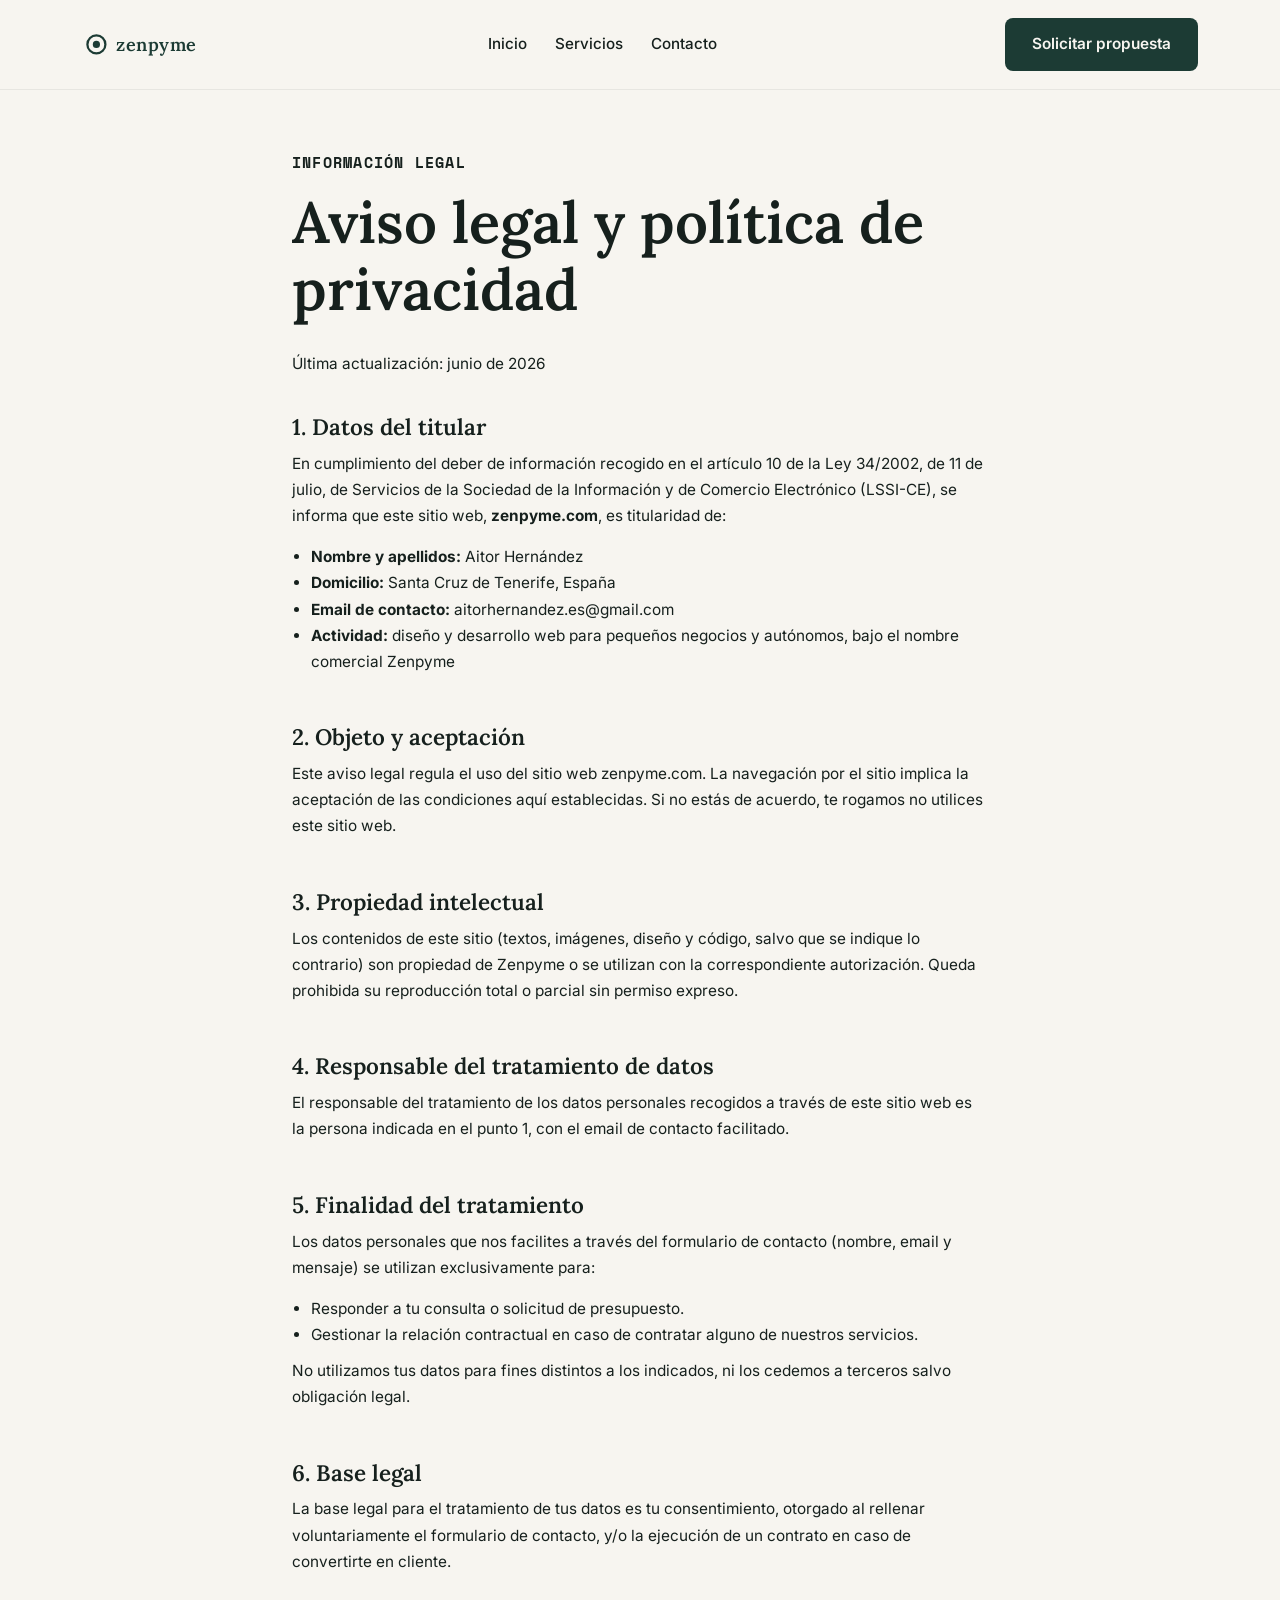
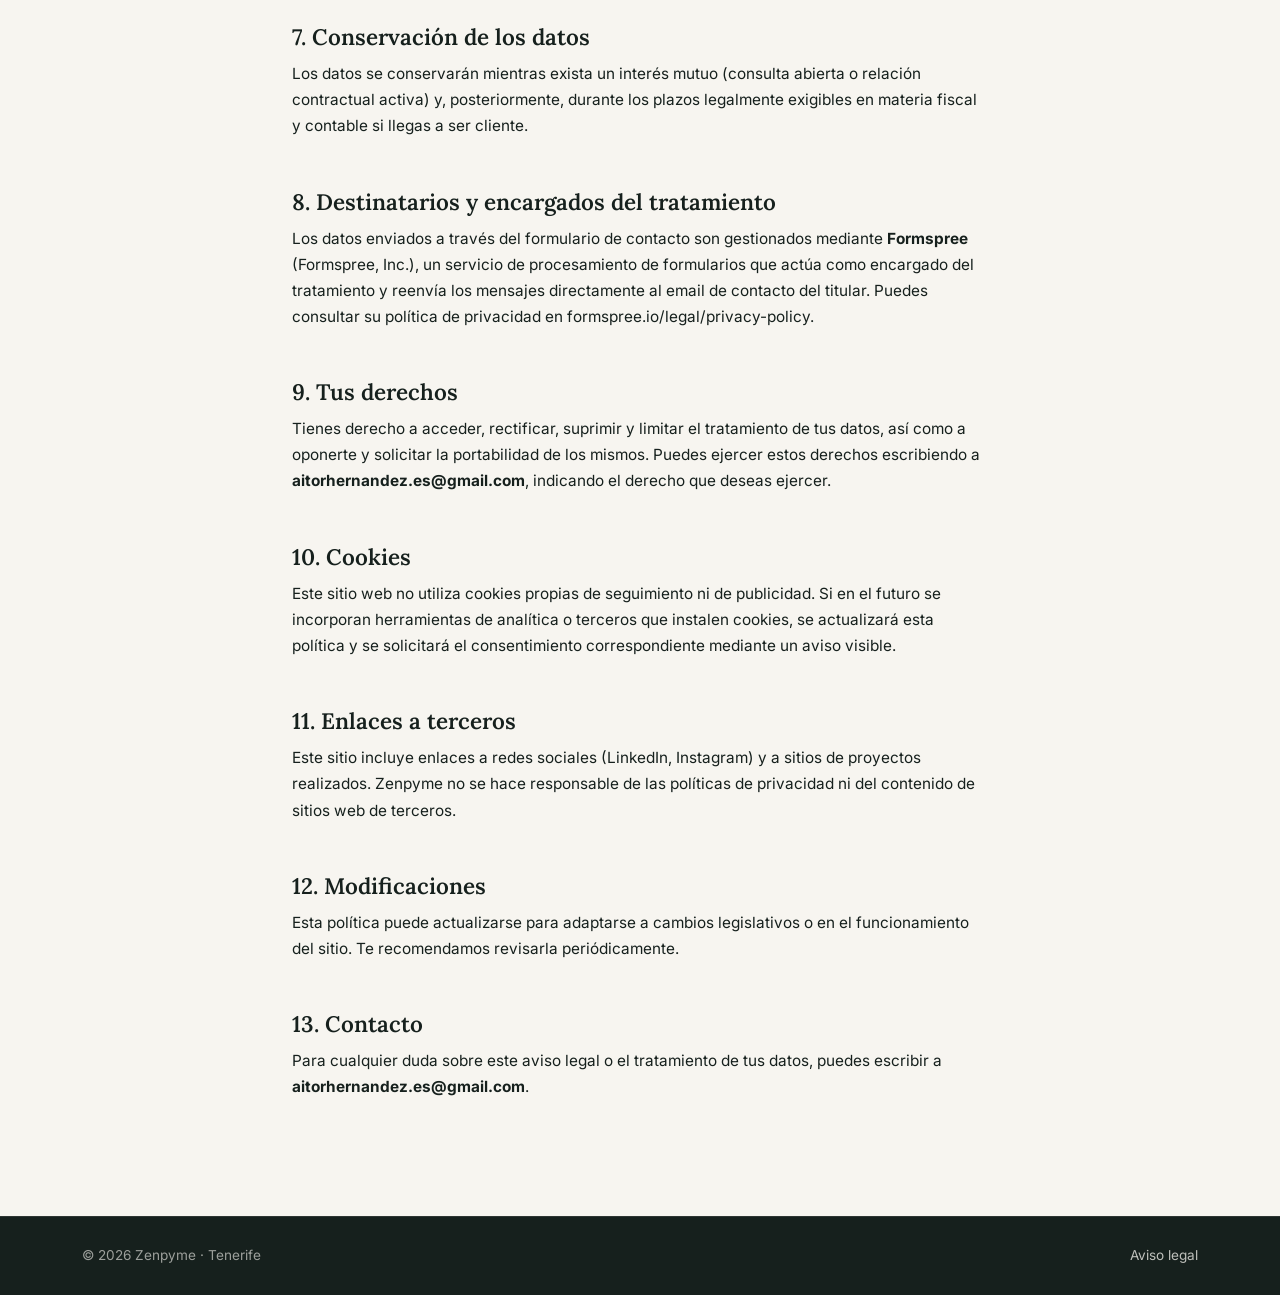
<file: legal.html>
<!doctype html>
<html lang="es">
<head>
<meta charset="UTF-8">
<meta name="viewport" content="width=device-width, initial-scale=1.0">
<title>Aviso Legal y Política de Privacidad | Zenpyme</title>
<meta name="description" content="Información legal de Zenpyme: aviso legal, política de privacidad y política de cookies.">
<meta name="author" content="Zenpyme">
<meta name="robots" content="noindex, follow">
<meta name="theme-color" content="#1c3b34">

<link rel="canonical" href="https://zenpyme.com/legal.html">

<link rel="preconnect" href="https://fonts.googleapis.com">
<link rel="preconnect" href="https://fonts.gstatic.com" crossorigin>
<link href="https://fonts.googleapis.com/css2?family=Lora:ital,wght@0,500;0,600;1,500;1,600&family=Inter:wght@400;500;600&family=Space+Mono:wght@400;700&display=swap" rel="stylesheet">

<link rel="stylesheet" href="styles.css">

<style>
  .legal-content { padding: 60px 0 100px; }
  .legal-content h2 { margin-top: 2.2em; font-size: 1.4rem; }
  .legal-content h2:first-of-type { margin-top: 0; }
  .legal-content p, .legal-content li { color: var(--ink); font-size: 0.96rem; line-height: 1.7; }
  .legal-content ul { padding-left: 1.2em; margin: 0.6em 0; list-style: disc; }
  .legal-content strong { color: var(--ink); }
  .legal-updated { color: var(--gray); font-size: 0.88rem; margin-bottom: 2.4em; }
  .legal-placeholder { background: var(--bg); border: 1px dashed var(--line); border-radius: 6px; padding: 2px 6px; }
</style>
</head>
<body>

<a class="skip-link" href="#contenido">Saltar al contenido</a>

<header class="site-header" id="top">
  <div class="header-inner">
    <a href="index.html" class="logo" aria-label="Zenpyme">
      <svg width="132" height="32" viewBox="0 0 132 32" fill="none" xmlns="http://www.w3.org/2000/svg" style="display: block; width: auto; height: 1.8rem;">
        <circle cx="16" cy="16" r="10" stroke="currentColor" stroke-width="2.5"/>
        <circle cx="16" cy="16" r="4" fill="currentColor"/>
        <text x="38" y="23" font-family="Lora, Georgia, serif" font-size="20" font-weight="600" fill="currentColor" letter-spacing="0.03em">zenpyme</text>
      </svg>
    </a>

    <nav class="main-nav" aria-label="Navegación principal">
      <a href="index.html">Inicio</a>
      <div class="nav-dropdown">
        <button class="nav-dropdown-trigger" aria-expanded="false">Servicios</button>
        <div class="nav-dropdown-menu">
          <a href="diseno-web.html">Diseño Web</a>
          <a href="auditoria-digital.html">Auditoría digital</a>
          <a href="ficha-google.html">Ficha de Google</a>
          <a href="mantenimiento-web.html">Mantenimiento web</a>
        </div>
      </div>
      <a href="index.html#contacto">Contacto</a>
    </nav>

    <a href="index.html#contacto" class="btn btn-primary nav-cta">Solicitar propuesta</a>

    <button class="menu-toggle" aria-label="Abrir menú" aria-expanded="false">
      <span></span><span></span><span></span>
    </button>
  </div>
</header>

<main id="contenido">
  <section class="section legal-content">
    <div class="section-inner narrow">
      <p class="eyebrow">Información legal</p>
      <h1>Aviso legal y política de privacidad</h1>
      <p class="legal-updated">Última actualización: junio de 2026</p>

      <h2>1. Datos del titular</h2>
      <p>En cumplimiento del deber de información recogido en el artículo 10 de la Ley 34/2002, de 11 de julio, de Servicios de la Sociedad de la Información y de Comercio Electrónico (LSSI-CE), se informa que este sitio web, <strong>zenpyme.com</strong>, es titularidad de:</p>
      <ul>
        <li><strong>Nombre y apellidos:</strong> Aitor Hernández</li>
        <li><strong>Domicilio:</strong> Santa Cruz de Tenerife, España</li>
        <li><strong>Email de contacto:</strong> aitorhernandez.es@gmail.com</li>
        <li><strong>Actividad:</strong> diseño y desarrollo web para pequeños negocios y autónomos, bajo el nombre comercial Zenpyme</li>
      </ul>

      <h2>2. Objeto y aceptación</h2>
      <p>Este aviso legal regula el uso del sitio web zenpyme.com. La navegación por el sitio implica la aceptación de las condiciones aquí establecidas. Si no estás de acuerdo, te rogamos no utilices este sitio web.</p>

      <h2>3. Propiedad intelectual</h2>
      <p>Los contenidos de este sitio (textos, imágenes, diseño y código, salvo que se indique lo contrario) son propiedad de Zenpyme o se utilizan con la correspondiente autorización. Queda prohibida su reproducción total o parcial sin permiso expreso.</p>

      <h2>4. Responsable del tratamiento de datos</h2>
      <p>El responsable del tratamiento de los datos personales recogidos a través de este sitio web es la persona indicada en el punto 1, con el email de contacto facilitado.</p>

      <h2>5. Finalidad del tratamiento</h2>
      <p>Los datos personales que nos facilites a través del formulario de contacto (nombre, email y mensaje) se utilizan exclusivamente para:</p>
      <ul>
        <li>Responder a tu consulta o solicitud de presupuesto.</li>
        <li>Gestionar la relación contractual en caso de contratar alguno de nuestros servicios.</li>
      </ul>
      <p>No utilizamos tus datos para fines distintos a los indicados, ni los cedemos a terceros salvo obligación legal.</p>

      <h2>6. Base legal</h2>
      <p>La base legal para el tratamiento de tus datos es tu consentimiento, otorgado al rellenar voluntariamente el formulario de contacto, y/o la ejecución de un contrato en caso de convertirte en cliente.</p>

      <h2>7. Conservación de los datos</h2>
      <p>Los datos se conservarán mientras exista un interés mutuo (consulta abierta o relación contractual activa) y, posteriormente, durante los plazos legalmente exigibles en materia fiscal y contable si llegas a ser cliente.</p>

      <h2>8. Destinatarios y encargados del tratamiento</h2>
      <p>Los datos enviados a través del formulario de contacto son gestionados mediante <strong>Formspree</strong> (Formspree, Inc.), un servicio de procesamiento de formularios que actúa como encargado del tratamiento y reenvía los mensajes directamente al email de contacto del titular. Puedes consultar su política de privacidad en <a href="https://formspree.io/legal/privacy-policy" target="_blank" rel="noopener">formspree.io/legal/privacy-policy</a>.</p>

      <h2>9. Tus derechos</h2>
      <p>Tienes derecho a acceder, rectificar, suprimir y limitar el tratamiento de tus datos, así como a oponerte y solicitar la portabilidad de los mismos. Puedes ejercer estos derechos escribiendo a <strong>aitorhernandez.es@gmail.com</strong>, indicando el derecho que deseas ejercer.</p>

      <h2>10. Cookies</h2>
      <p>Este sitio web no utiliza cookies propias de seguimiento ni de publicidad. Si en el futuro se incorporan herramientas de analítica o terceros que instalen cookies, se actualizará esta política y se solicitará el consentimiento correspondiente mediante un aviso visible.</p>

      <h2>11. Enlaces a terceros</h2>
      <p>Este sitio incluye enlaces a redes sociales (LinkedIn, Instagram) y a sitios de proyectos realizados. Zenpyme no se hace responsable de las políticas de privacidad ni del contenido de sitios web de terceros.</p>

      <h2>12. Modificaciones</h2>
      <p>Esta política puede actualizarse para adaptarse a cambios legislativos o en el funcionamiento del sitio. Te recomendamos revisarla periódicamente.</p>

      <h2>13. Contacto</h2>
      <p>Para cualquier duda sobre este aviso legal o el tratamiento de tus datos, puedes escribir a <strong>aitorhernandez.es@gmail.com</strong>.</p>
    </div>
  </section>
</main>

<footer class="site-footer">
  <div class="footer-inner">
    <span>© 2026 Zenpyme · Tenerife</span>
    <div class="footer-links">
      <a href="legal.html">Aviso legal</a>
    </div>
  </div>
</footer>

<script src="script.js"></script>
</body>
</html>
</file>
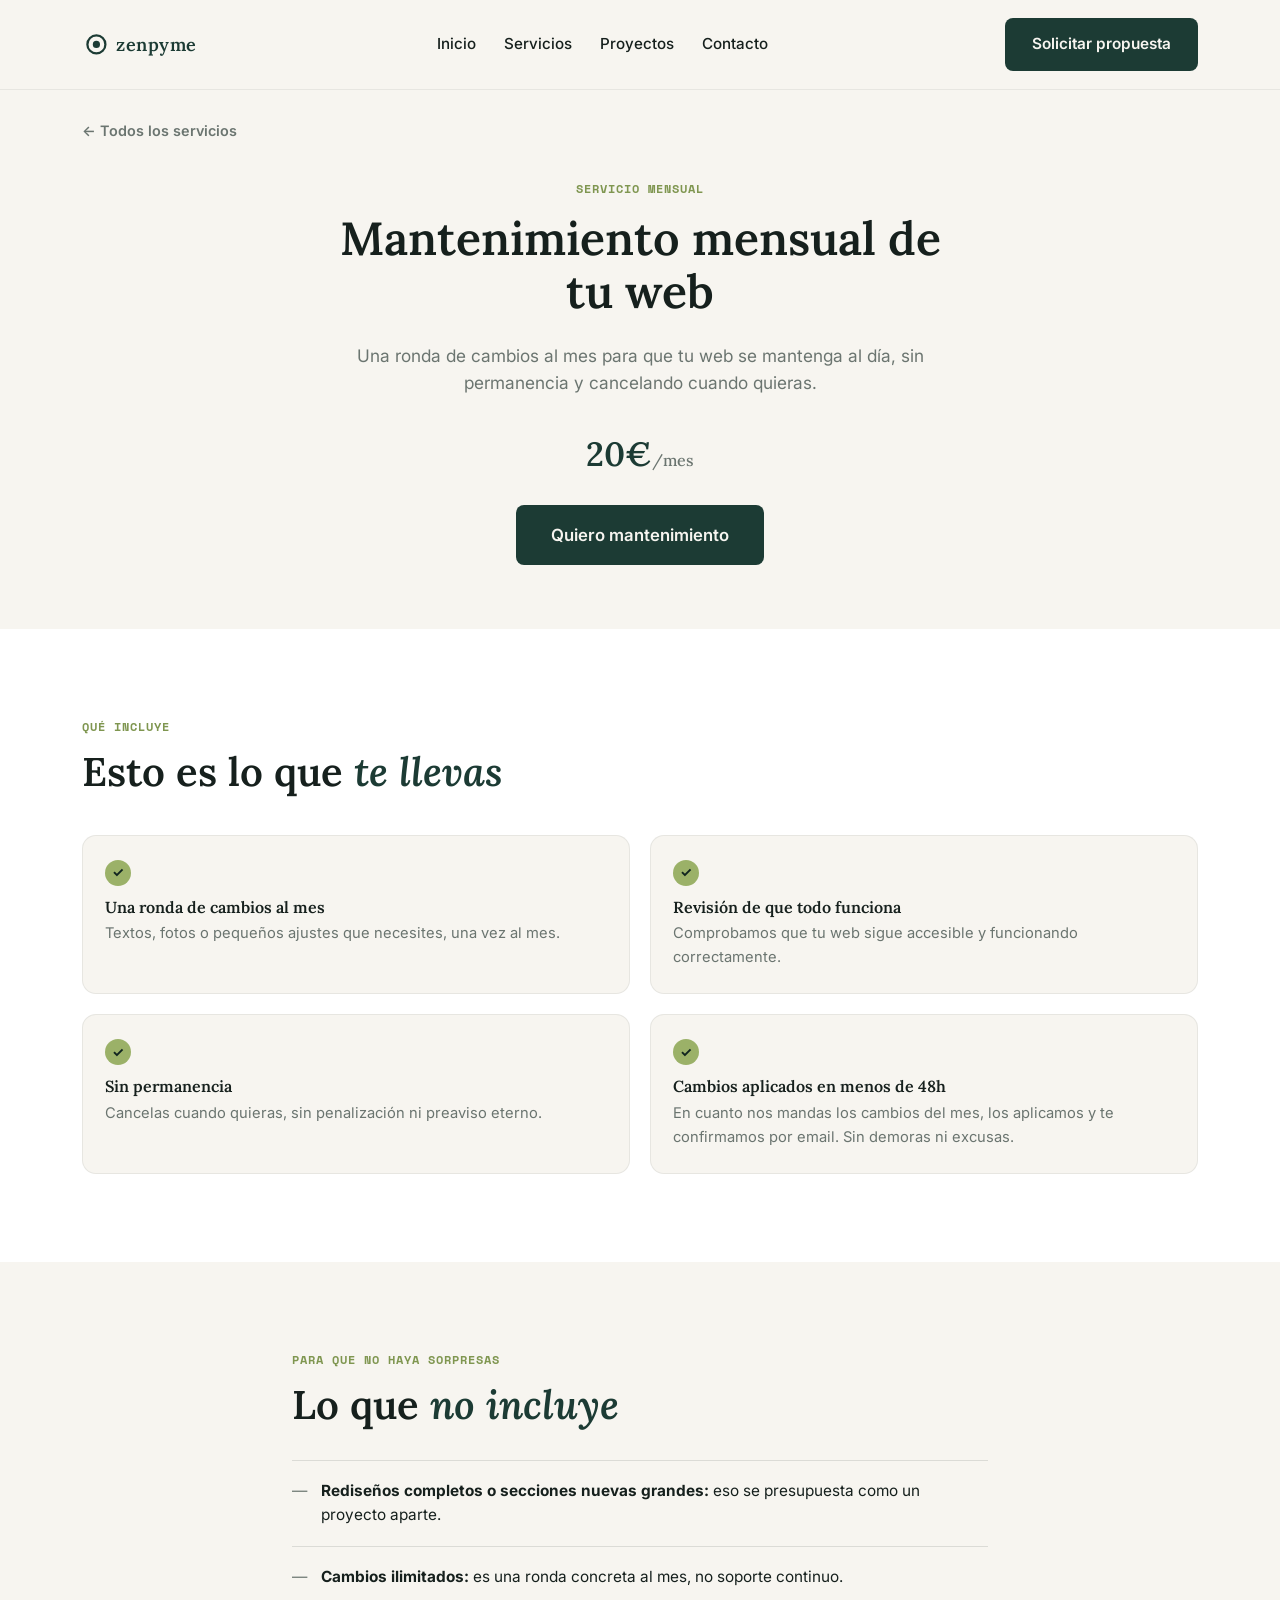
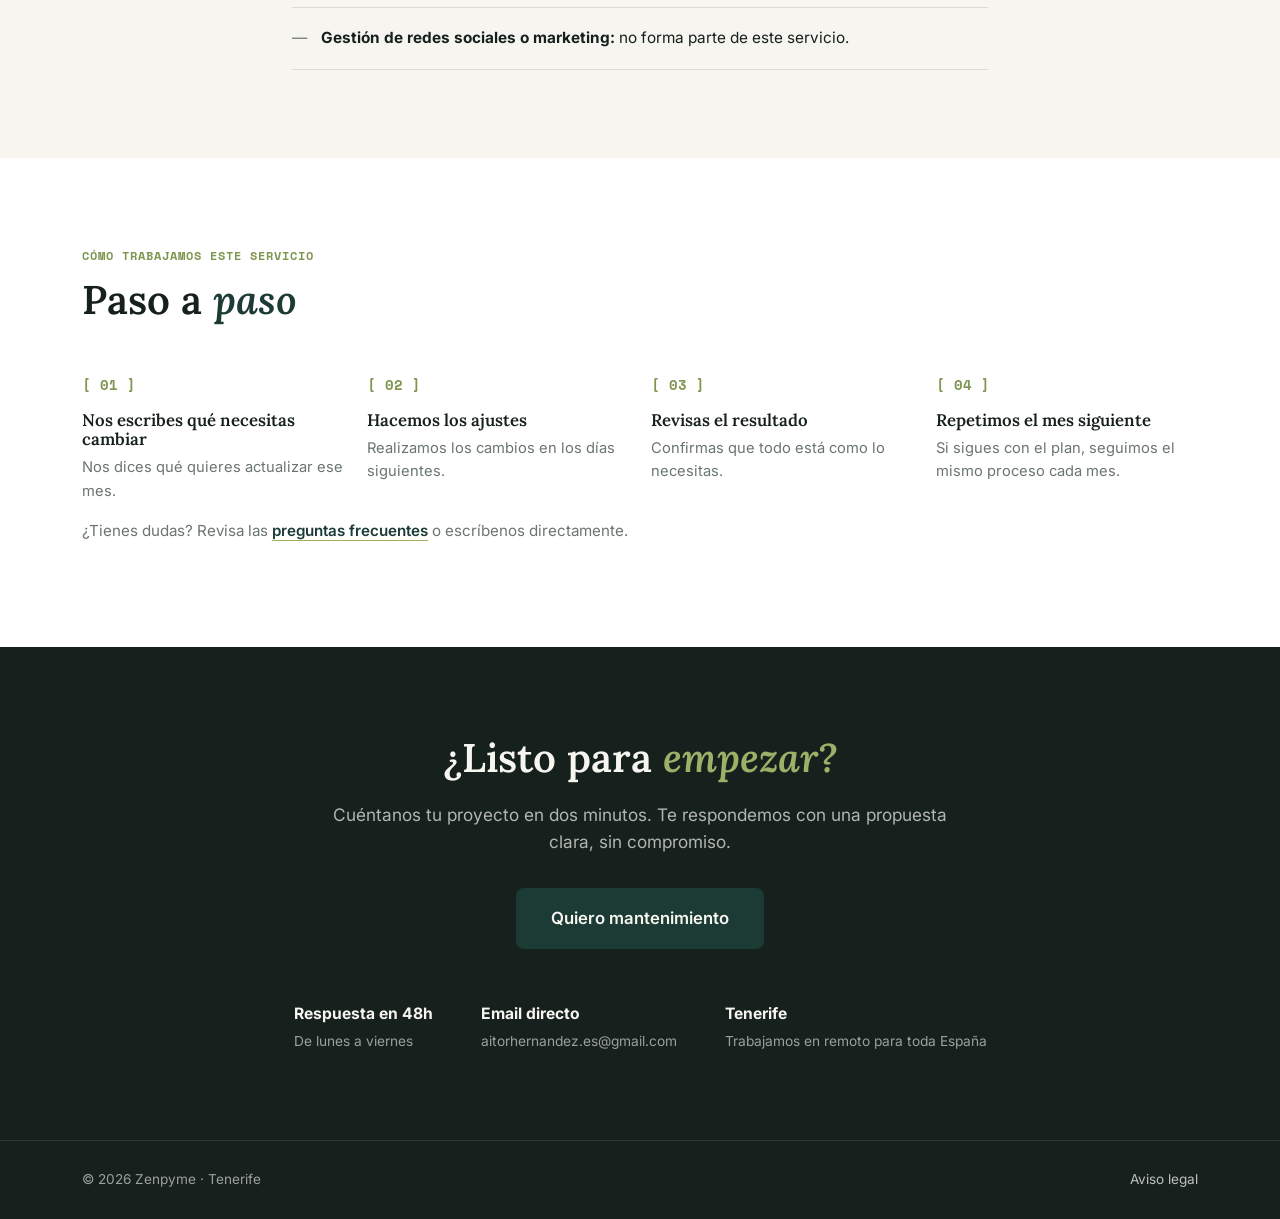
<file: mantenimiento-web.html>
<!doctype html>
<html lang="es">
<head>
<meta charset="UTF-8">
<meta name="viewport" content="width=device-width, initial-scale=1.0">
<title>Mantenimiento Mensual de Páginas Web | Zenpyme</title>
<meta name="description" content="Mantenimiento mensual de tu web: una ronda de cambios al mes, sin permanencia. Por 20€/mes.">
<meta name="author" content="Zenpyme">
<meta name="robots" content="index, follow">
<meta name="theme-color" content="#1c3b34">

<meta property="og:title" content="Mantenimiento Mensual de Páginas Web | Zenpyme">
<meta property="og:description" content="Mantenimiento mensual de tu web: una ronda de cambios al mes, sin permanencia. Por 20€/mes.">
<meta property="og:image" content="https://zenpyme.com/fondo-zenpyme.png">
<meta property="og:type" content="website">
<meta property="og:url" content="https://zenpyme.com/mantenimiento-web.html">
<meta property="og:locale" content="es_ES">

<meta name="twitter:card" content="summary_large_image">
<meta name="twitter:title" content="Mantenimiento Mensual de Páginas Web | Zenpyme">
<meta name="twitter:description" content="Mantenimiento mensual de tu web: una ronda de cambios al mes, sin permanencia. Por 20€/mes.">

<link rel="canonical" href="https://zenpyme.com/mantenimiento-web.html">

<link rel="preconnect" href="https://fonts.googleapis.com">
<link rel="preconnect" href="https://fonts.gstatic.com" crossorigin>
<link href="https://fonts.googleapis.com/css2?family=Lora:ital,wght@0,500;0,600;1,500;1,600&family=Inter:wght@400;500;600&family=Space+Mono:wght@400;700&display=swap" rel="stylesheet">

<link rel="stylesheet" href="styles.css">

<script type="application/ld+json">
{
  "@context": "https://schema.org",
  "@type": "Service",
  "name": "Mantenimiento mensual de página web",
  "provider": { "@type": "Organization", "name": "Zenpyme", "url": "https://zenpyme.com/" },
  "areaServed": "ES",
  "description": "Mantenimiento mensual de páginas web: una ronda de cambios al mes, sin permanencia.",
  "offers": { "@type": "Offer", "price": "20", "priceCurrency": "EUR" }
}
</script>
</head>
<body>

<a class="skip-link" href="#contenido">Saltar al contenido</a>

<header class="site-header" id="top">
  <div class="header-inner">
    <a href="index.html" class="logo" aria-label="Zenpyme">
      <svg width="132" height="32" viewBox="0 0 132 32" fill="none" xmlns="http://www.w3.org/2000/svg" style="display: block; width: auto; height: 1.8rem;">
        <circle cx="16" cy="16" r="10" stroke="currentColor" stroke-width="2.5"/>
        <circle cx="16" cy="16" r="4" fill="currentColor"/>
        <text x="38" y="23" font-family="Lora, Georgia, serif" font-size="20" font-weight="600" fill="currentColor" letter-spacing="0.03em">zenpyme</text>
      </svg>
    </a>

    <nav class="main-nav" aria-label="Navegación principal">
      <a href="index.html">Inicio</a>
      <div class="nav-dropdown">
        <button class="nav-dropdown-trigger" aria-expanded="false">Servicios</button>
        <div class="nav-dropdown-menu">
          <a href="diseno-web.html">Diseño Web</a>
          <a href="auditoria-digital.html">Auditoría digital</a>
          <a href="ficha-google.html">Ficha de Google</a>
          <a href="mantenimiento-web.html" class="active">Mantenimiento web</a>
        </div>
      </div>
      <a href="index.html#portfolio">Proyectos</a>
      <a href="index.html#contacto">Contacto</a>
    </nav>

    <a href="index.html#contacto" class="btn btn-primary nav-cta">Solicitar propuesta</a>

    <button class="menu-toggle" aria-label="Abrir menú" aria-expanded="false">
      <span></span><span></span><span></span>
    </button>
  </div>
</header>

<main id="contenido">

  <div class="breadcrumb-row">
    <a href="index.html#servicios">← Todos los servicios</a>
  </div>

  <!-- HERO DE SERVICIO -->
  <section class="service-hero">
    <div class="service-hero-inner">
      <span class="service-kicker">Servicio mensual</span>
      <h1>Mantenimiento mensual de tu web</h1>
      <p class="lead">Una ronda de cambios al mes para que tu web se mantenga al día, sin permanencia y cancelando cuando quieras.</p>
      <span class="service-price-tag">20€<small>/mes</small></span>
      <a href="mailto:aitorhernandez.es@gmail.com?subject=Quiero%20el%20mantenimiento%20mensual" class="btn btn-primary btn-lg">Quiero mantenimiento</a>
    </div>
  </section>

  <!-- QUÉ INCLUYE -->
  <section class="section section-incluye">
    <div class="section-inner">
      <p class="eyebrow">Qué incluye</p>
      <h2>Esto es lo que <em>te llevas</em></h2>

      <div class="includes-grid">
        <article class="include-card">
          <span class="include-check">✓</span>
          <h3>Una ronda de cambios al mes</h3>
          <p>Textos, fotos o pequeños ajustes que necesites, una vez al mes.</p>
        </article>
        <article class="include-card">
          <span class="include-check">✓</span>
          <h3>Revisión de que todo funciona</h3>
          <p>Comprobamos que tu web sigue accesible y funcionando correctamente.</p>
        </article>
        <article class="include-card">
          <span class="include-check">✓</span>
          <h3>Sin permanencia</h3>
          <p>Cancelas cuando quieras, sin penalización ni preaviso eterno.</p>
        </article>
        <article class="include-card">
          <span class="include-check">✓</span>
          <h3>Cambios aplicados en menos de 48h</h3>
          <p>En cuanto nos mandas los cambios del mes, los aplicamos y te confirmamos por email. Sin demoras ni excusas.</p>
        </article>
      </div>
    </div>
  </section>

  <!-- QUÉ NO INCLUYE -->
  <section class="section section-no-incluye">
    <div class="section-inner narrow">
      <p class="eyebrow">Para que no haya sorpresas</p>
      <h2>Lo que <em>no incluye</em></h2>

      <ul class="no-includes-list">
        <li><span><strong>Rediseños completos o secciones nuevas grandes:</strong> eso se presupuesta como un proyecto aparte.</span></li>
        <li><span><strong>Cambios ilimitados:</strong> es una ronda concreta al mes, no soporte continuo.</span></li>
        <li><span><strong>Gestión de redes sociales o marketing:</strong> no forma parte de este servicio.</span></li>
      </ul>
    </div>
  </section>

  <!-- PASO A PASO -->
  <section class="section section-proceso">
    <div class="section-inner">
      <p class="eyebrow">Cómo trabajamos este servicio</p>
      <h2>Paso a <em>paso</em></h2>

      <ol class="process-list">
        <li class="process-step">
          <span class="step-num">[ 01 ]</span>
          <h3>Nos escribes qué necesitas cambiar</h3>
          <p>Nos dices qué quieres actualizar ese mes.</p>
        </li>
        <li class="process-step">
          <span class="step-num">[ 02 ]</span>
          <h3>Hacemos los ajustes</h3>
          <p>Realizamos los cambios en los días siguientes.</p>
        </li>
        <li class="process-step">
          <span class="step-num">[ 03 ]</span>
          <h3>Revisas el resultado</h3>
          <p>Confirmas que todo está como lo necesitas.</p>
        </li>
        <li class="process-step">
          <span class="step-num">[ 04 ]</span>
          <h3>Repetimos el mes siguiente</h3>
          <p>Si sigues con el plan, seguimos el mismo proceso cada mes.</p>
        </li>
      </ol>

      <p class="faq-note">¿Tienes dudas? Revisa las <a href="index.html#faq">preguntas frecuentes</a> o escríbenos directamente.</p>
    </div>
  </section>

  <!-- CTA FINAL -->
  <section class="section section-cta-final">
    <div class="section-inner narrow center">
      <h2>¿Listo para <em>empezar?</em></h2>
      <p class="lead">Cuéntanos tu proyecto en dos minutos. Te respondemos con una propuesta clara, sin compromiso.</p>
      <a href="mailto:aitorhernandez.es@gmail.com?subject=Quiero%20el%20mantenimiento%20mensual" class="btn btn-primary btn-lg">Quiero mantenimiento</a>

      <div class="final-meta">
        <div><strong>Respuesta en 48h</strong><span>De lunes a viernes</span></div>
        <div><strong>Email directo</strong><span>aitorhernandez.es@gmail.com</span></div>
        <div><strong>Tenerife</strong><span>Trabajamos en remoto para toda España</span></div>
      </div>
    </div>
  </section>

</main>

<footer class="site-footer">
  <div class="footer-inner">
    <span>© 2026 Zenpyme · Tenerife</span>
    <div class="footer-links">
      <a href="legal.html">Aviso legal</a>
    </div>
  </div>
</footer>

<script src="script.js"></script>
</body>
</html>
</file>
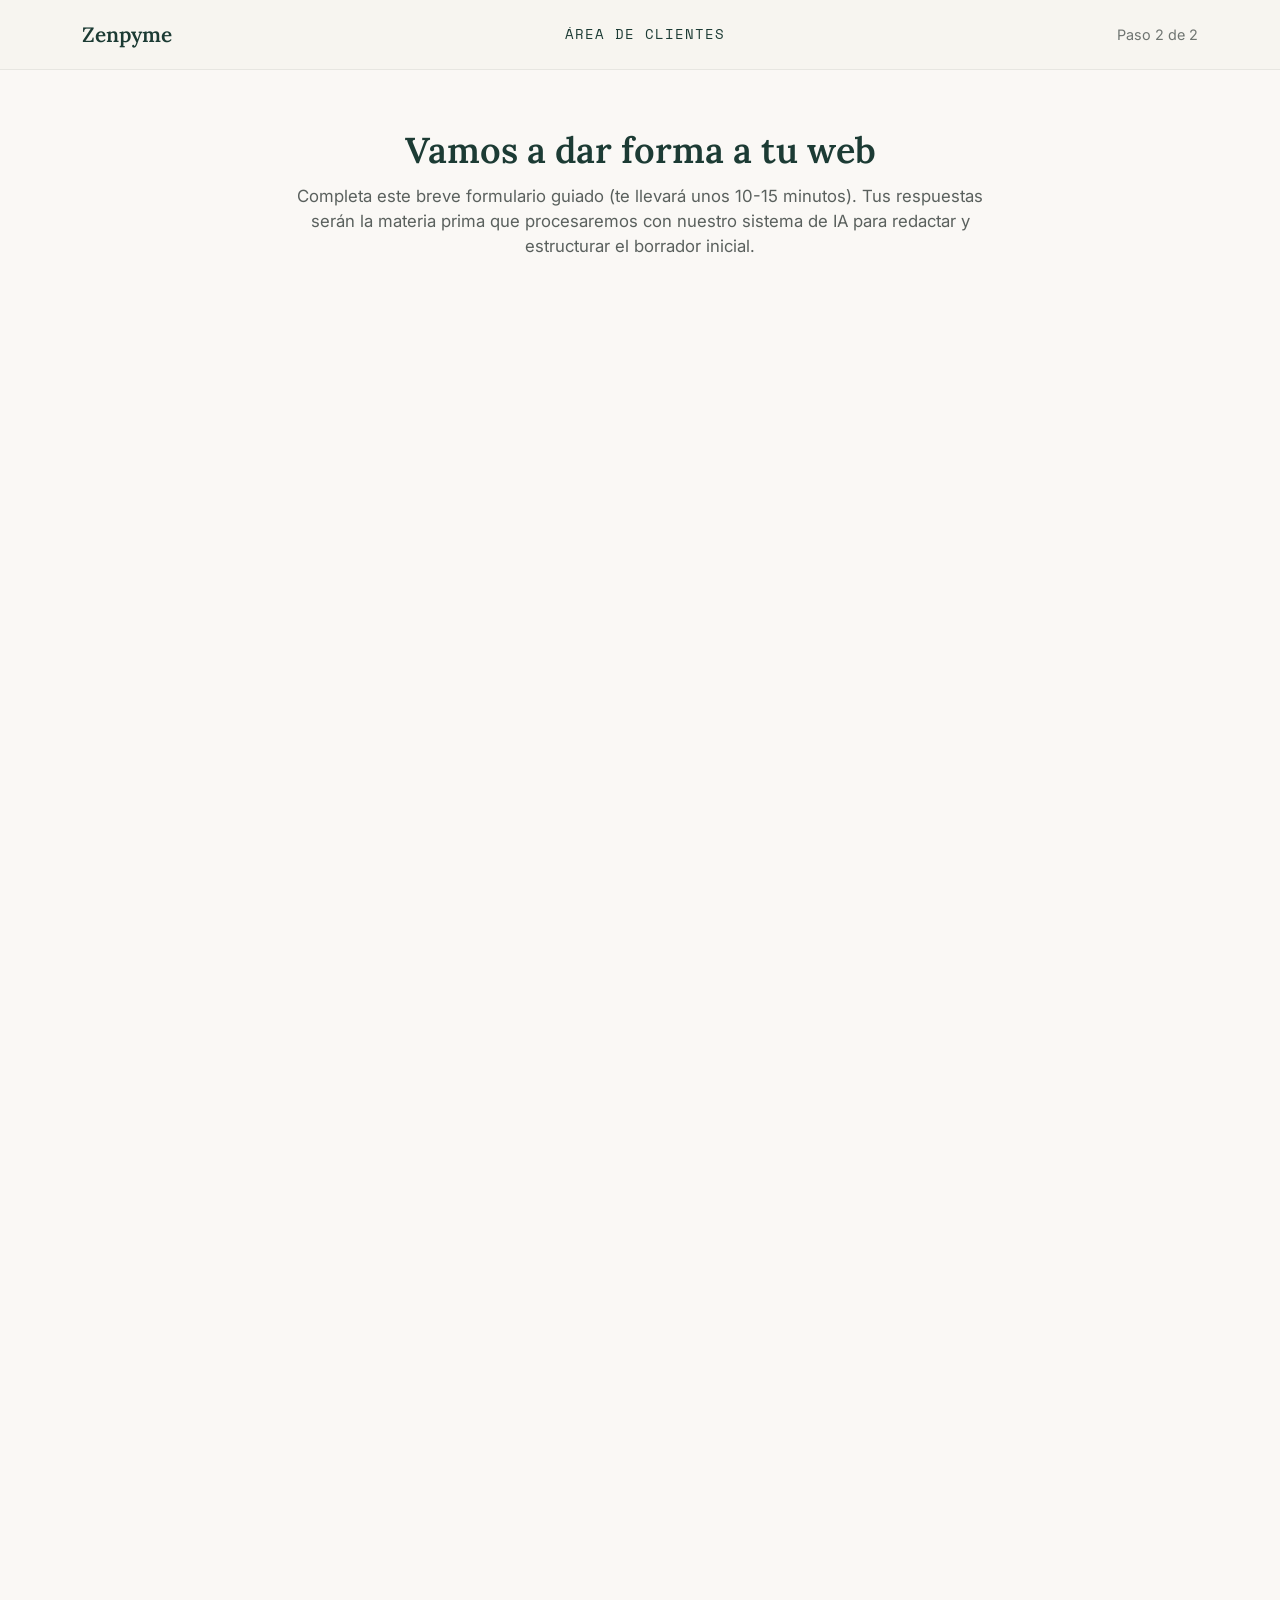
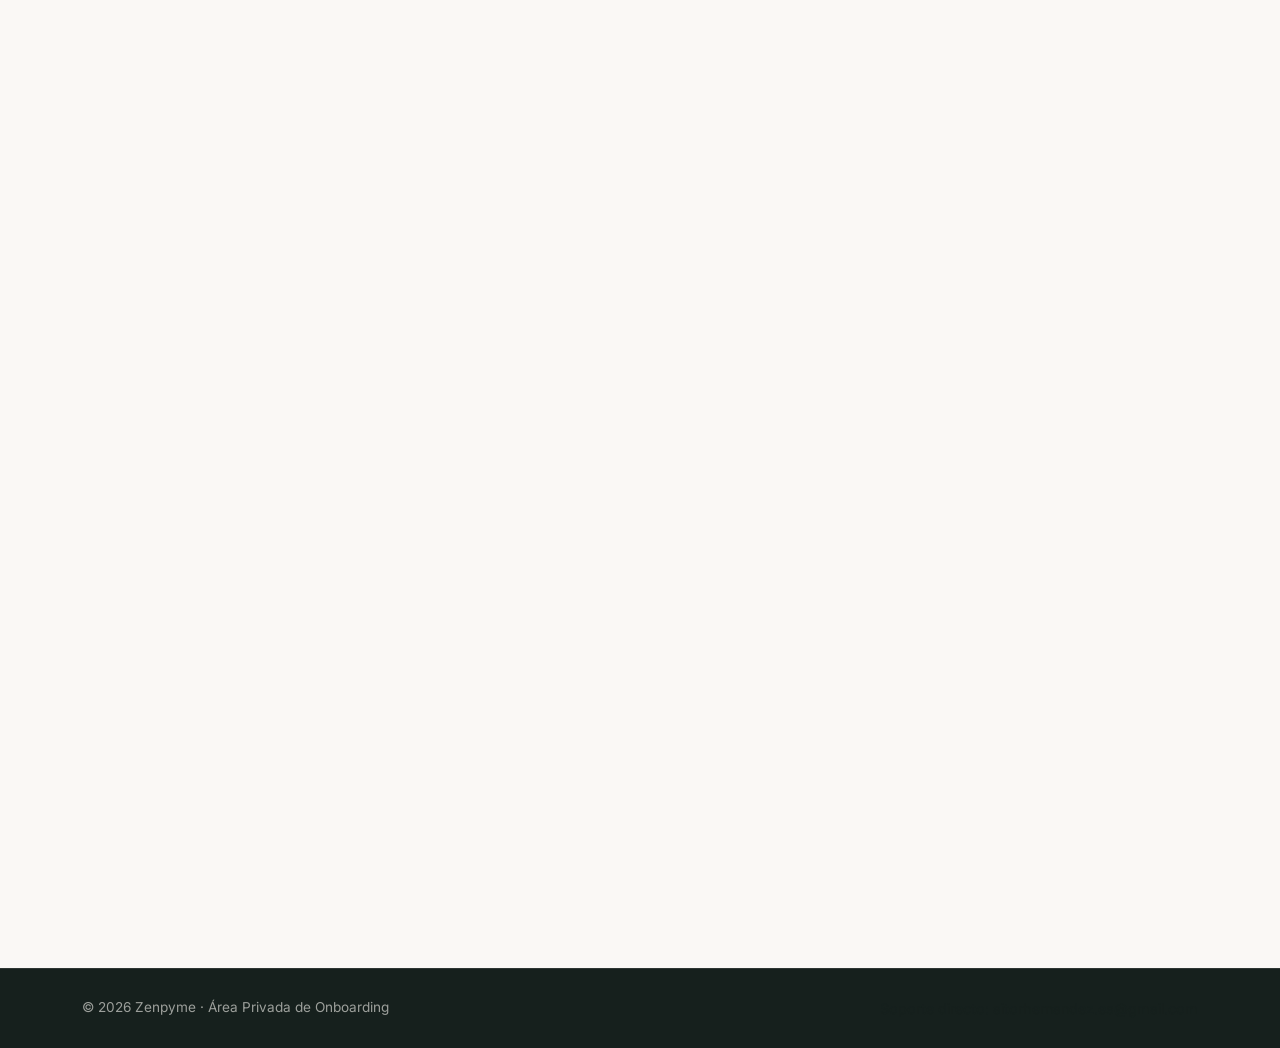
<file: onboarding-web.html>
<!doctype html>
<html lang="es">
<head>
<meta charset="UTF-8">
<meta name="viewport" content="width=device-width, initial-scale=1.0">
<title>Onboarding: Cuéntanos sobre tu negocio | Zenpyme</title>
<meta name="robots" content="noindex, nofollow">
<meta name="theme-color" content="#1c3b34">

<link rel="preconnect" href="https://fonts.googleapis.com">
<link rel="preconnect" href="https://fonts.gstatic.com" crossorigin>
<link href="https://fonts.googleapis.com/css2?family=Lora:ital,wght@0,500;0,600;1,500;1,600&family=Inter:wght@400;500;600&family=Space+Mono:wght@400;700&display=swap" rel="stylesheet">

<link rel="stylesheet" href="styles.css">

<style>
/* Estilos específicos para la sección del formulario integrado */
.onboarding-section {
padding: 60px 0;
background-color: #faf8f5; /* El tono crema de fondo de Zenpyme */
min-height: calc(100vh - 200px); /* Asegura que cubra la pantalla entre header y footer */
}

.onboarding-container {
max-width: 760px;
margin: 0 auto;
padding: 0 24px;
}

.onboarding-intro {
margin-bottom: 40px;
text-align: center;
}

.onboarding-intro h1 {
font-family: 'Lora', serif;
font-size: 2.25rem;
color: #1c3b34;
margin: 0 0 12px 0;
}

.onboarding-intro p {
font-size: 1.05rem;
color: rgba(22, 32, 29, 0.7);
line-height: 1.5;
margin: 0;
}

/* Contenedor del iframe de Tally */
.tally-wrapper {
background: #ffffff;
border: 1px solid rgba(22, 32, 29, 0.08);
border-radius: 12px;
box-shadow: 0 4px 20px rgba(22, 32, 29, 0.02);
overflow: hidden;
position: relative;
width: 100%;
/* Un ligero ajuste de padding interno para que respire antes de cargar el Tally */
padding: 10px 0; 
}

/* Ajuste de responsiveness para el widget de Tally */
.tally-wrapper iframe {
display: block;
border: none;
}

@media (max-width: 768px) {
.onboarding-section {
padding: 40px 0;
}
.onboarding-intro h1 {
font-size: 1.85rem;
}
}
</style>
</head>
<body>

<header class="site-header">
<div class="header-inner">
<a href="index.html" class="logo">Zenpyme</a>
<nav class="main-nav" aria-label="Navegación de soporte">
<span style="font-family: 'Space Mono', monospace; font-size: 0.85rem; color: #1c3b34; text-transform: uppercase; letter-spacing: 1px;">Área de Clientes</span>
</nav>
<span class="nav-cta" style="font-size: 0.9rem; color: rgba(22, 32, 29, 0.6);">Paso 2 de 2</span>
</div>
</header>

<main id="contenido">

<section class="onboarding-section">
<div class="onboarding-container">

<div class="onboarding-intro">
<h1>Vamos a dar forma a tu web</h1>
<p>Completa este breve formulario guiado (te llevará unos 10-15 minutos). Tus respuestas serán la materia prima que procesaremos con nuestro sistema de IA para redactar y estructurar el borrador inicial.</p>
</div>

<iframe data-tally-src="https://tally.so/embed/1AOYjO?alignLeft=1&hideTitle=1&transparentBackground=1&dynamicHeight=1" loading="lazy" width="100%" height="2201" frameborder="0" marginheight="0" marginwidth="0" title="Cuéntanos sobre tu proyecto – Zenpyme"></iframe>
<script>var d=document,w="https://tally.so/widgets/embed.js",v=function(){"undefined"!=typeof Tally?Tally.loadEmbeds():d.querySelectorAll("iframe[data-tally-src]:not([src])").forEach((function(e){e.src=e.dataset.tallySrc}))};if("undefined"!=typeof Tally)v();else if(d.querySelector('script[src="'+w+'"]')==null){var s=d.createElement("script");s.src=w,s.onload=v,s.onerror=v,d.body.appendChild(s);}</script>

</div>
</section>

</main>

<footer class="site-footer">
<div class="footer-inner">
<span>© 2026 Zenpyme · Área Privada de Onboarding</span>
<div class="footer-links">
<span style="color: rgba(22, 32, 29, 0.4); font-size: 0.9rem;">Soporte directo: aitorhernandez.es@gmail.com</span>
</div>
</div>
</footer>

<script async src="https://tally.so/widgets/embed.js"></script>
</body>
</html>
</file>
<file: styles.css>
/* ============================================
   ZENPYME — Design tokens
   ============================================ */
:root {
  /* Color */
  --bg:        #f7f5f0;   /* fondo cálido roto, no blanco puro */
  --ink:       #16201d;   /* texto principal, casi negro con base verde */
  --primary:   #1c3b34;   /* verde petróleo — ancla de marca */
  --primary-dk:#10241f;
  --accent:    #9bb168;   /* verde lima apagado — CTA y detalles */
  --accent-dk: #7f9650;
  --gray:      #6b7570;   /* gris neutro de soporte */
  --line:      rgba(22,32,29,0.12);
  --line-soft: rgba(22,32,29,0.07);
  --card-bg:   #ffffff;

  /* Type */
  --font-display: 'Lora', serif;
  --font-body: 'Inter', sans-serif;
  --font-mono: 'Space Mono', monospace;

  --radius: 14px;
  --radius-sm: 8px;
  --max-w: 1180px;
}

* { box-sizing: border-box; }
html { scroll-behavior: smooth; }

body {
  margin: 0;
  font-family: var(--font-body);
  background: var(--bg);
  color: var(--ink);
  line-height: 1.6;
  -webkit-font-smoothing: antialiased;
}

h1, h2, h3 {
  font-family: var(--font-display);
  font-weight: 600;
  line-height: 1.15;
  margin: 0 0 0.5em;
  color: var(--ink);
}
h1 { font-size: clamp(2.4rem, 5vw, 3.6rem); }
h2 { font-size: clamp(1.8rem, 3.4vw, 2.5rem); }
h3 { font-size: 1.15rem; margin-bottom: 0.4em; }

em {
  font-style: italic;
  color: var(--primary);
}

p { margin: 0 0 1em; color: var(--ink); }
.lead { font-size: 1.08rem; color: var(--gray); max-width: 620px; }

a { color: inherit; text-decoration: none; }

img, svg { max-width: 100%; display: block; }

ul, ol { margin: 0; padding: 0; list-style: none; }

.skip-link {
  position: absolute;
  left: -999px;
  top: 0;
  background: var(--ink);
  color: #fff;
  padding: 10px 16px;
  z-index: 999;
}
.skip-link:focus { left: 0; }

:focus-visible {
  outline: 2px solid var(--accent-dk);
  outline-offset: 3px;
}

.eyebrow {
  font-family: var(--font-mono);
  font-size: 0.78rem;
  letter-spacing: 0.08em;
  text-transform: uppercase;
  color: var(--accent-dk);
  margin: 0 0 0.9em;
  font-weight: 700;
}

.section { padding: 88px 0; }
.section-inner {
  max-width: var(--max-w);
  margin: 0 auto;
  padding: 0 32px;
}
.section-inner.narrow { max-width: 760px; }
.section-inner.center { text-align: center; }
.section-inner.center .lead { margin-left: auto; margin-right: auto; }

.link-arrow {
  font-weight: 600;
  color: var(--primary);
  border-bottom: 1px solid var(--accent);
  padding-bottom: 2px;
  display: inline-block;
}
.link-arrow:hover { color: var(--accent-dk); }

/* Buttons */
.btn {
  display: inline-flex;
  align-items: center;
  justify-content: center;
  padding: 13px 26px;
  border-radius: var(--radius-sm);
  font-weight: 600;
  font-size: 0.96rem;
  transition: transform 0.15s ease, background 0.15s ease, box-shadow 0.15s ease;
  border: 1px solid transparent;
}
.btn-primary {
  background: var(--primary);
  color: #f7f5f0;
}
.btn-primary:hover {
  background: var(--primary-dk);
  transform: translateY(-1px);
}
.btn-ghost {
  background: transparent;
  border-color: var(--line);
  color: var(--ink);
}
.btn-ghost:hover { border-color: var(--primary); }
.btn-lg { padding: 16px 34px; font-size: 1.05rem; }

/* ============================================
   HEADER
   ============================================ */
.site-header {
  position: sticky;
  top: 0;
  z-index: 100;
  background: rgba(247,245,240,0.92);
  backdrop-filter: blur(8px);
  border-bottom: 1px solid var(--line-soft);
}
.header-inner {
  max-width: var(--max-w);
  margin: 0 auto;
  padding: 18px 32px;
  display: flex;
  align-items: center;
  justify-content: space-between;
  gap: 24px;
}
.logo {
  font-family: var(--font-display);
  font-weight: 600;
  font-size: 1.3rem;
  color: var(--primary);
}
.main-nav {
  display: flex;
  align-items: center;
  gap: 28px;
  font-weight: 500;
  font-size: 0.95rem;
}
.main-nav a:hover { color: var(--primary); }
.main-nav a.active { color: var(--primary); font-weight: 600; }

.nav-dropdown { position: relative; }
.nav-dropdown-trigger {
  background: none;
  border: none;
  font: inherit;
  font-weight: 500;
  color: var(--ink);
  cursor: pointer;
  padding: 0;
}
.nav-dropdown-menu {
  position: absolute;
  top: 130%;
  left: 0;
  background: var(--card-bg);
  border: 1px solid var(--line-soft);
  border-radius: var(--radius-sm);
  box-shadow: 0 12px 28px rgba(22,32,29,0.1);
  padding: 8px;
  min-width: 200px;
  opacity: 0;
  visibility: hidden;
  transform: translateY(-6px);
  transition: all 0.15s ease;
}
.nav-dropdown:hover .nav-dropdown-menu,
.nav-dropdown:focus-within .nav-dropdown-menu {
  opacity: 1;
  visibility: visible;
  transform: translateY(0);
}
.nav-dropdown-menu a {
  display: block;
  padding: 9px 12px;
  border-radius: 6px;
  font-size: 0.92rem;
}
.nav-dropdown-menu a:hover { background: var(--bg); color: var(--primary); }

.nav-cta { white-space: nowrap; }

.menu-toggle {
  display: none;
  flex-direction: column;
  gap: 5px;
  background: none;
  border: none;
  cursor: pointer;
  padding: 6px;
}
.menu-toggle span {
  width: 22px;
  height: 2px;
  background: var(--ink);
}

/* ============================================
   HERO
   ============================================ */
.hero { padding-top: 64px; }
.hero-inner {
  max-width: var(--max-w);
  margin: 0 auto;
  padding: 0 32px;
  display: grid;
  grid-template-columns: 1.05fr 0.95fr;
  gap: 56px;
  align-items: center;
}
.hero-copy .eyebrow { margin-bottom: 1em; }
.hero-lead { margin: 22px 0 32px; font-size: 1.12rem; }
.hero-actions { display: flex; gap: 14px; flex-wrap: wrap; }

.hero-svg { width: 100%; height: auto; }
.float-card { animation: floatUp 5s ease-in-out infinite; }
.float-card-2 { animation: floatUp 6s ease-in-out infinite reverse; }
@keyframes floatUp {
  0%, 100% { transform: translateY(0); }
  50% { transform: translateY(-8px); }
}
@media (prefers-reduced-motion: reduce) {
  .float-card, .float-card-2 { animation: none; }
}

.metrics-strip {
  max-width: var(--max-w);
  margin: 72px auto 0;
  padding: 0 32px;
  display: grid;
  grid-template-columns: repeat(4, 1fr);
  border-top: 1px solid var(--line-soft);
  border-bottom: 1px solid var(--line-soft);
}
.metric {
  padding: 26px 16px;
  text-align: center;
  border-right: 1px solid var(--line-soft);
  display: flex;
  flex-direction: column;
  gap: 4px;
}
.metric:last-child { border-right: none; }
.metric-num {
  font-family: var(--font-display);
  font-size: 1.9rem;
  font-weight: 600;
  color: var(--primary);
}
.metric-label {
  font-size: 0.82rem;
  color: var(--gray);
}

/* ============================================
   SECTIONS — general
   ============================================ */
.section-why { background: var(--bg); }
.why-grid {
  display: grid;
  grid-template-columns: 1.1fr 0.9fr;
  gap: 48px;
  align-items: center;
  max-width: var(--max-w);
}
.why-grid .lead { max-width: 100%; }
.why-illustration img { width: 100%; height: auto; max-width: 380px; margin: 0 auto; display: block; }

.cta-illustration {
  max-width: 340px;
  margin: 0 auto 12px;
  background: #f7f5f0;
  border-radius: var(--radius);
  padding: 18px;
}
.cta-illustration img { width: 100%; height: auto; display: block; }


.section-servicios,
.section-proceso,
.section-faq { background: #fff; }

.feature-grid {
  display: grid;
  grid-template-columns: repeat(4, 1fr);
  gap: 18px;
  margin: 48px 0 56px;
}
.feature-card {
  background: var(--bg);
  border: 1px solid var(--line-soft);
  border-radius: var(--radius);
  padding: 26px 22px;
}
.feature-tag {
  font-family: var(--font-mono);
  font-size: 0.72rem;
  text-transform: uppercase;
  letter-spacing: 0.06em;
  color: var(--accent-dk);
  font-weight: 700;
}
.feature-card h3 { margin-top: 10px; font-size: 1.05rem; }
.feature-card p { font-size: 0.92rem; color: var(--gray); margin: 0; }

.pricing-row {
  display: grid;
  grid-template-columns: 1.2fr 1fr 1fr;
  gap: 18px;
  margin-bottom: 48px;
}
.price-card {
  border: 1px solid var(--line-soft);
  border-radius: var(--radius);
  padding: 28px 26px;
  background: var(--bg);
}
.price-card-main {
  background: var(--primary);
  color: #f7f5f0;
  border-color: var(--primary);
}
.price-card-main .price-tag,
.price-card-main p { color: rgba(247,245,240,0.78); }
.price-card-main .link-arrow { color: var(--accent); border-color: var(--accent); }
.price-tag {
  display: block;
  font-size: 0.85rem;
  color: var(--gray);
  margin-bottom: 6px;
}
.price-amount {
  font-family: var(--font-display);
  font-size: 2rem;
  font-weight: 600;
  display: block;
  margin-bottom: 12px;
}
.price-amount small { font-size: 0.95rem; font-weight: 500; }

.cta-banner {
  background: var(--bg);
  border: 1px solid var(--line-soft);
  border-radius: var(--radius);
  padding: 30px 36px;
  display: flex;
  align-items: center;
  justify-content: space-between;
  flex-wrap: wrap;
  gap: 18px;
}
.cta-banner p { margin: 0; font-weight: 600; font-size: 1.05rem; }

/* Otros servicios */
.section-otros { background: var(--bg); }
.service-pair {
  display: grid;
  grid-template-columns: 1fr 1fr;
  gap: 22px;
  margin-top: 40px;
}
.service-card {
  background: #fff;
  border: 1px solid var(--line-soft);
  border-radius: var(--radius);
  padding: 30px;
}
.service-price {
  display: inline-block;
  font-family: var(--font-display);
  font-size: 1.5rem;
  font-weight: 600;
  color: var(--primary);
  margin: 6px 0 14px;
}
.service-card-actions {
  display: flex;
  gap: 20px;
  margin-top: 14px;
  flex-wrap: wrap;
}

/* Por qué elegirnos */
.section-elegir { background: #fff; }
.reason-grid {
  display: grid;
  grid-template-columns: repeat(2, 1fr);
  gap: 24px;
  margin-top: 40px;
}
.reason-card {
  padding: 6px 0;
  border-top: 1px solid var(--line-soft);
  padding-top: 22px;
}
.reason-card p { color: var(--gray); margin: 0; font-size: 0.95rem; }

/* Quiénes somos */
.section-equipo { background: var(--bg); }
.team-points {
  display: grid;
  grid-template-columns: repeat(3, 1fr);
  gap: 24px;
  margin-top: 36px;
}
.team-point {
  background: #fff;
  border: 1px solid var(--line-soft);
  border-radius: var(--radius);
  padding: 22px 20px;
}
.team-point-num {
  display: block;
  font-family: var(--font-display);
  font-size: 1.15rem;
  font-weight: 600;
  color: var(--primary);
  margin-bottom: 8px;
}
.team-point p { margin: 0; font-size: 0.92rem; color: var(--gray); }
.team-footnote {
  margin-top: 28px;
  font-size: 0.94rem;
  color: var(--gray);
  font-style: italic;
}

/* Proceso */
.process-list {
  display: grid;
  grid-template-columns: repeat(4, 1fr);
  gap: 22px;
  margin-top: 44px;
}
.process-step { position: relative; padding-top: 8px; }
.step-num {
  font-family: var(--font-mono);
  font-size: 0.85rem;
  color: var(--accent-dk);
  font-weight: 700;
  display: block;
  margin-bottom: 14px;
}
.process-step h3 { font-size: 1.05rem; }
.process-step p { color: var(--gray); font-size: 0.92rem; margin: 0; }

/* Métricas de trayectoria */
.section-stats { background: #fff; padding: 56px 0; }
.stats-grid {
  display: grid;
  grid-template-columns: repeat(4, 1fr);
  gap: 24px;
}
.stat-item {
  text-align: center;
  display: flex;
  flex-direction: column;
  gap: 6px;
  padding: 16px 12px;
  border-right: 1px solid var(--line-soft);
}
.stat-item:last-child { border-right: none; }
.stat-num {
  font-family: var(--font-display);
  font-size: 2.1rem;
  font-weight: 600;
  color: var(--primary);
}
.stat-label {
  font-size: 0.85rem;
  color: var(--gray);
}

/* Reseñas */
.section-resenas { background: var(--bg); }
.rating-summary {
  display: flex;
  align-items: center;
  gap: 14px;
  margin: 28px 0 8px;
  flex-wrap: wrap;
}
.rating-score {
  font-family: var(--font-display);
  font-size: 1.9rem;
  font-weight: 600;
  color: var(--primary);
}
.rating-stars {
  color: var(--accent-dk);
  font-size: 1.1rem;
  letter-spacing: 1px;
}
.rating-count {
  font-size: 0.88rem;
  color: var(--gray);
}
.reviews-grid {
  display: grid;
  grid-template-columns: repeat(4, 1fr);
  gap: 20px;
  margin-top: 32px;
}
.review-card {
  background: #fff;
  border: 1px solid var(--line-soft);
  border-radius: var(--radius);
  padding: 24px 22px;
  display: flex;
  flex-direction: column;
  gap: 12px;
}
.review-stars {
  color: var(--accent-dk);
  font-size: 0.95rem;
  letter-spacing: 1px;
}
.review-text {
  font-size: 0.92rem;
  color: var(--ink);
  margin: 0;
  flex: 1;
}
.review-author {
  display: flex;
  flex-direction: column;
  gap: 1px;
  border-top: 1px solid var(--line-soft);
  padding-top: 10px;
}
.review-name {
  font-weight: 600;
  font-size: 0.9rem;
}
.review-role {
  font-size: 0.82rem;
  color: var(--gray);
}

/* Garantías */
.section-garantias { background: var(--primary); color: #f7f5f0; }
.section-garantias .eyebrow { color: var(--accent); }
.section-garantias h2 { color: #f7f5f0; }
.section-garantias h2 em { color: var(--accent); font-style: italic; }
.guarantee-grid {
  display: grid;
  grid-template-columns: repeat(2, 1fr);
  gap: 24px;
  margin-top: 40px;
}
.guarantee-card h3 { color: #f7f5f0; font-size: 1.05rem; }
.guarantee-card p { color: rgba(247,245,240,0.72); font-size: 0.95rem; margin: 0; }

/* Sectores */
.section-sectores { background: #fff; }
.sector-grid {
  display: grid;
  grid-template-columns: repeat(3, 1fr);
  gap: 18px;
  margin-top: 40px;
}
.sector-card {
  border: 1px solid var(--line-soft);
  border-radius: var(--radius);
  padding: 22px 24px;
  background: var(--bg);
}
.sector-card h3 { font-size: 1.02rem; }
.sector-card p { font-size: 0.9rem; color: var(--gray); margin: 0; }
.sector-footnote {
  margin-top: 28px;
  color: var(--gray);
  font-size: 0.94rem;
}

/* FAQ */
.faq-list { margin-top: 36px; border-top: 1px solid var(--line-soft); }
.faq-item {
  border-bottom: 1px solid var(--line-soft);
  padding: 18px 0;
}
.faq-item summary {
  cursor: pointer;
  font-weight: 600;
  font-size: 1.02rem;
  list-style: none;
  position: relative;
  padding-right: 28px;
}
.faq-item summary::-webkit-details-marker { display: none; }
.faq-item summary::after {
  content: "+";
  position: absolute;
  right: 0;
  top: -2px;
  font-size: 1.3rem;
  color: var(--accent-dk);
}
.faq-item[open] summary::after { content: "–"; }
.faq-item p { margin: 14px 0 0; color: var(--gray); font-size: 0.95rem; }

/* Contacto */
.section-contacto { background: var(--bg); }
.contacto-grid {
  display: grid;
  grid-template-columns: 1fr 1fr;
  gap: 56px;
  align-items: start;
}
.contact-email {
  display: inline-block;
  font-family: var(--font-display);
  font-size: 1.3rem;
  color: var(--primary);
  margin: 18px 0 18px;
  border-bottom: 1px solid var(--accent);
}
.social-links { display: flex; gap: 18px; font-weight: 600; }
.social-links a { color: var(--primary); }

.contact-form {
  background: #fff;
  border: 1px solid var(--line-soft);
  border-radius: var(--radius);
  padding: 32px;
  display: flex;
  flex-direction: column;
  gap: 6px;
}
.contact-form h3 { margin-bottom: 10px; }
.contact-form label {
  font-size: 0.85rem;
  font-weight: 600;
  margin-top: 10px;
}
.contact-form input,
.contact-form textarea {
  font-family: var(--font-body);
  font-size: 0.95rem;
  padding: 11px 13px;
  border: 1px solid var(--line);
  border-radius: var(--radius-sm);
  background: var(--bg);
  resize: vertical;
}
.contact-form input:focus,
.contact-form textarea:focus {
  outline: none;
  border-color: var(--primary);
}
.contact-form button { margin-top: 16px; align-self: flex-start; }

/* CTA final */
.section-cta-final { background: var(--ink); color: #f7f5f0; text-align: center; }
.section-cta-final h2 { color: #f7f5f0; }
.section-cta-final h2 em { color: var(--accent); font-style: italic; }
.section-cta-final .lead { color: rgba(247,245,240,0.7); margin: 0 auto 32px; }
.final-meta {
  display: flex;
  justify-content: center;
  gap: 48px;
  margin-top: 52px;
  flex-wrap: wrap;
  text-align: left;
}
.final-meta div { display: flex; flex-direction: column; gap: 4px; }
.final-meta strong { font-size: 0.98rem; }
.final-meta span { font-size: 0.86rem; color: rgba(247,245,240,0.6); }

/* Footer */
.site-footer {
  background: var(--ink);
  color: rgba(247,245,240,0.6);
  border-top: 1px solid rgba(247,245,240,0.1);
}
.footer-inner {
  max-width: var(--max-w);
  margin: 0 auto;
  padding: 28px 32px;
  display: flex;
  justify-content: space-between;
  align-items: center;
  font-size: 0.85rem;
  flex-wrap: wrap;
  gap: 12px;
}
.footer-links { display: flex; gap: 18px; }
.footer-links a { color: rgba(247,245,240,0.75); }
.footer-links a:hover { color: #fff; }

/* ============================================
   SERVICE PAGES
   ============================================ */
.service-illustration {
  max-width: 420px;
  margin: 8px auto 0;
}
.service-illustration img { width: 100%; height: auto; }

.include-illustration {
  max-width: 380px;
  margin: 0 auto 16px;
}
.include-illustration img { width: 100%; height: auto; }

.breadcrumb-row {
  max-width: var(--max-w);
  margin: 0 auto;
  padding: 28px 32px 0;
}
.breadcrumb-row a {
  font-size: 0.9rem;
  font-weight: 600;
  color: var(--gray);
}
.breadcrumb-row a:hover { color: var(--primary); }

.service-hero {
  padding: 36px 0 64px;
}
.service-hero-inner {
  max-width: 720px;
  margin: 0 auto;
  padding: 0 32px;
  text-align: center;
}
.service-kicker {
  font-family: var(--font-mono);
  font-size: 0.78rem;
  letter-spacing: 0.08em;
  text-transform: uppercase;
  color: var(--accent-dk);
  font-weight: 700;
  margin-bottom: 1em;
  display: block;
}
.service-hero h1 { font-size: clamp(2rem, 4.2vw, 2.9rem); }
.service-hero .lead { margin: 18px auto 30px; }
.service-price-tag {
  font-family: var(--font-display);
  font-size: 2.1rem;
  font-weight: 600;
  color: var(--primary);
  display: block;
  margin-bottom: 24px;
}
.service-price-tag small { font-size: 1rem; font-weight: 500; color: var(--gray); }

/* Qué incluye */
.section-incluye { background: #fff; }
.includes-grid {
  display: grid;
  grid-template-columns: repeat(3, 1fr);
  gap: 20px;
  margin-top: 40px;
}
.includes-grid:has(.include-card:nth-child(4):last-child) {
  grid-template-columns: repeat(2, 1fr);
}
.include-card {
  background: var(--bg);
  border: 1px solid var(--line-soft);
  border-radius: var(--radius);
  padding: 24px 22px;
}
.include-card h3 { font-size: 1rem; }
.include-card p { font-size: 0.92rem; color: var(--gray); margin: 0; }
.include-check {
  width: 26px;
  height: 26px;
  border-radius: 50%;
  background: var(--accent);
  display: flex;
  align-items: center;
  justify-content: center;
  margin-bottom: 12px;
  font-size: 0.85rem;
  color: var(--primary-dk);
  font-weight: 700;
}

/* No incluye */
.section-no-incluye { background: var(--bg); }
.no-includes-list {
  margin-top: 32px;
  border-top: 1px solid var(--line);
}
.no-includes-list li {
  padding: 18px 0;
  border-bottom: 1px solid var(--line);
  display: flex;
  gap: 14px;
  font-size: 0.96rem;
  color: var(--ink);
}
.no-includes-list li::before {
  content: "—";
  color: var(--gray);
  flex-shrink: 0;
}
.no-includes-list strong { color: var(--ink); }

/* FAQ link note */
.faq-note {
  margin-top: 16px;
  font-size: 0.95rem;
  color: var(--gray);
}
.faq-note a { font-weight: 600; color: var(--primary); border-bottom: 1px solid var(--accent); }

/* ============================================
   RESPONSIVE
   ============================================ */
@media (max-width: 980px) {
  .hero-inner { grid-template-columns: 1fr; }
  .hero-visual { order: -1; max-width: 420px; margin: 0 auto; }
  .feature-grid { grid-template-columns: repeat(2, 1fr); }
  .pricing-row { grid-template-columns: 1fr; }
  .service-pair { grid-template-columns: 1fr; }
  .reason-grid { grid-template-columns: 1fr; }
  .team-points { grid-template-columns: 1fr; }
  .process-list { grid-template-columns: repeat(2, 1fr); }
  .guarantee-grid { grid-template-columns: 1fr; }
  .sector-grid { grid-template-columns: repeat(2, 1fr); }
  .contacto-grid { grid-template-columns: 1fr; gap: 40px; }
  .metrics-strip { grid-template-columns: repeat(2, 1fr); }
  .metric:nth-child(2) { border-right: none; }
  .includes-grid { grid-template-columns: repeat(2, 1fr); }
  .why-grid { grid-template-columns: 1fr; }
  .why-illustration { order: -1; }
  .stats-grid { grid-template-columns: repeat(2, 1fr); gap: 12px; }
  .stat-item:nth-child(2) { border-right: none; }
  .reviews-grid { grid-template-columns: repeat(2, 1fr); }
}

@media (max-width: 720px) {
  .main-nav, .nav-cta { display: none; }
  .menu-toggle { display: flex; }
  .section { padding: 64px 0; }
  .feature-grid, .process-list, .sector-grid { grid-template-columns: 1fr; }
  .includes-grid { grid-template-columns: 1fr; }
  .final-meta { gap: 28px; }
  .stats-grid { grid-template-columns: 1fr; }
  .stat-item { border-right: none; border-bottom: 1px solid var(--line-soft); }
  .stat-item:last-child { border-bottom: none; }
  .reviews-grid { grid-template-columns: 1fr; }
}
</file>
